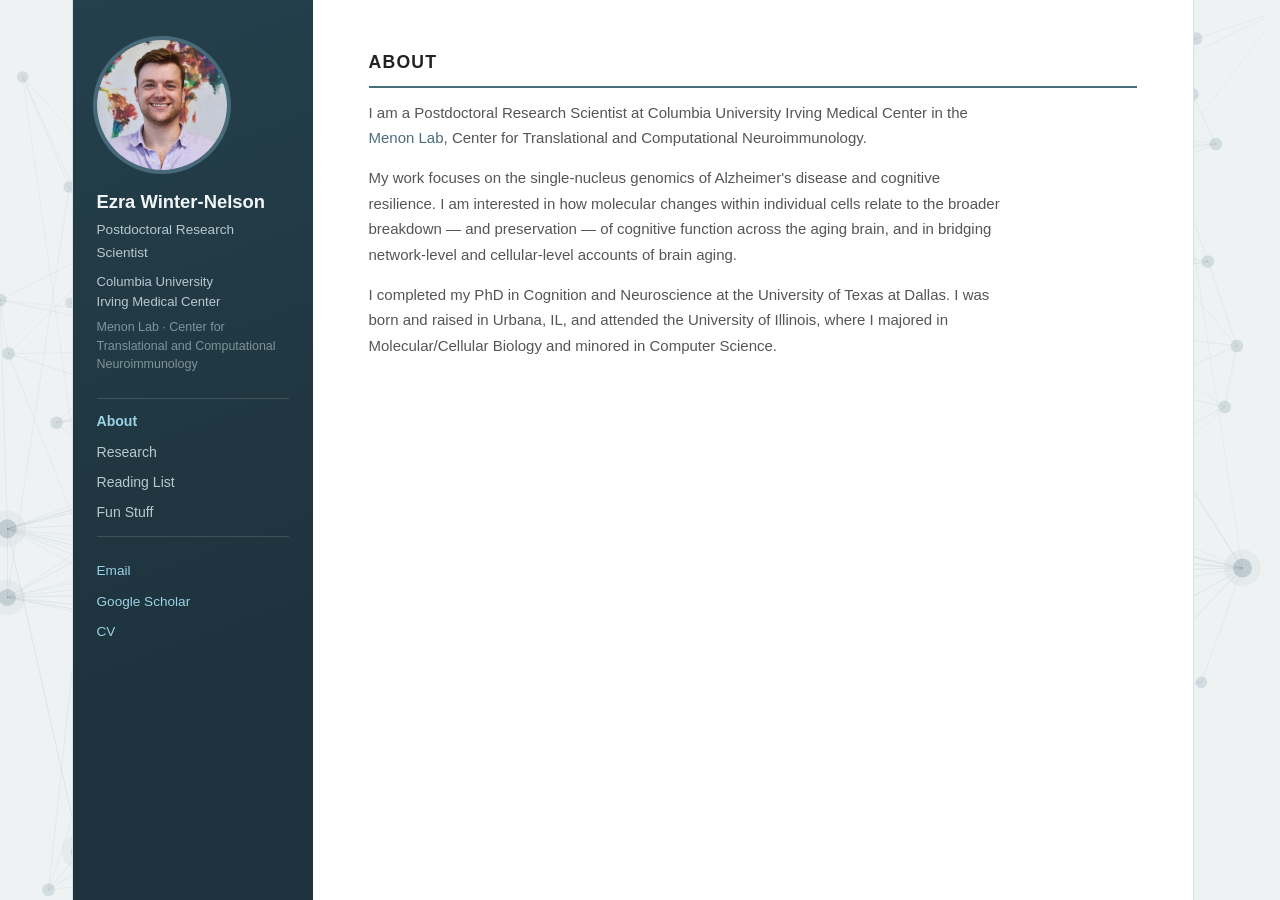
<file: index.html>
<!DOCTYPE html>
<html lang="en">
<head>
  <meta charset="utf-8">
  <meta name="viewport" content="width=device-width, initial-scale=1">
  <title>Ezra Winter-Nelson</title>
  <meta name="description" content="Ezra Winter-Nelson — Postdoctoral Research Scientist at Columbia University Irving Medical Center, studying the single-nucleus genomics of Alzheimer's disease and cognitive resilience.">
  <meta property="og:type" content="profile">
  <meta property="og:title" content="Ezra Winter-Nelson">
  <meta property="og:description" content="Postdoctoral Research Scientist at Columbia University Irving Medical Center.">
  <meta property="og:url" content="https://ezrawinternelson.com/">
  <link rel="stylesheet" href="style.css">
</head>
<body>

  <div class="layout">

    <!-- ===== SIDEBAR ===== -->
    <aside class="sidebar">
      <div class="sidebar__inner">

        <a href="index.html"><img class="photo" src="EWN_headshot.jpg" alt="Ezra Winter-Nelson"></a>

        <h1 class="sidebar__name"><a href="index.html">Ezra Winter-Nelson</a></h1>
        <p class="sidebar__role">Postdoctoral Research Scientist</p>
        <p class="sidebar__inst">Columbia University<br>Irving Medical Center</p>
        <p class="sidebar__lab">Menon Lab · Center for Translational and Computational Neuroimmunology</p>

        <nav class="sidebar__nav">
          <a href="index.html" class="active">About</a>
          <a href="research.html">Research</a>
          <a href="reading.html">Reading List</a>
          <a href="fun.html">Fun Stuff</a>
        </nav>

        <ul class="contact">
          <li><a href="mailto:ew2953@cumc.columbia.edu">Email</a></li>
          <li><a href="https://scholar.google.com/citations?user=0nz1G6kAAAAJ&hl=en" target="_blank" rel="noopener">Google Scholar</a></li>
          <li><a href="Winter-Nelson_CV_20260112.pdf">CV</a></li>
        </ul>

      </div>
    </aside>

    <!-- ===== MAIN ===== -->
    <main class="main">

      <section>
        <h2>About</h2>
        <p>
          I am a Postdoctoral Research Scientist at Columbia University Irving Medical
          Center in the <a href="https://www.vmenonlab.org/" target="_blank" rel="noopener">Menon Lab</a>,
          Center for Translational and Computational Neuroimmunology.
        </p>
        <p>
          My work focuses on the single-nucleus genomics of Alzheimer's disease and
          cognitive resilience. I am interested in how molecular changes within
          individual cells relate to the broader breakdown — and preservation — of
          cognitive function across the aging brain, and in bridging network-level
          and cellular-level accounts of brain aging.
        </p>
        <p>
          I completed my PhD in Cognition and Neuroscience at the University of Texas
          at Dallas. I was born and raised in Urbana, IL, and attended the University of Illinois, where I majored in Molecular/Cellular Biology and minored in Computer Science.
        </p>
      </section>

    </main>
  </div>

  <script src="network-bg.js" defer></script>
</body>
</html>
</file>
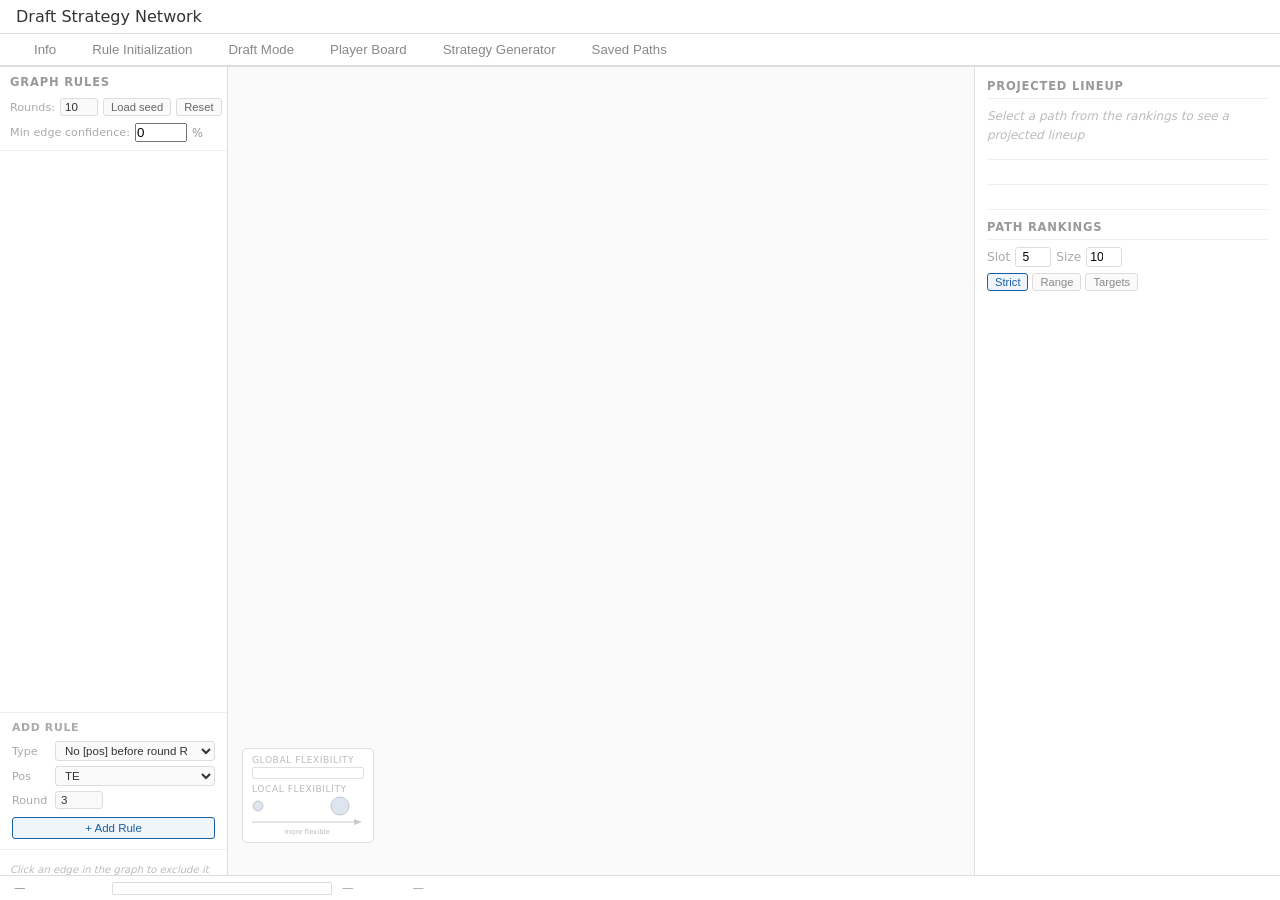
<file: draft-strategy/index.html>
<!DOCTYPE html>
<html lang="en">
<head>
<meta charset="UTF-8">
<title>Fantasy Draft Strategy Network</title>
<style>
* { box-sizing: border-box; margin: 0; padding: 0; }
body { background: #fafafa; color: #222; font-family: 'Segoe UI', system-ui, sans-serif; height: 100vh; display: flex; flex-direction: column; overflow: hidden; }

/* Header */
#header { padding: 7px 16px; display: flex; align-items: center; gap: 10px; flex-wrap: wrap; border-bottom: 1px solid #ddd; flex-shrink: 0; background: #fff; }
#header h1 { font-size: 1rem; color: #333; white-space: nowrap; font-weight: 500; }

/* Draft bar */
#draft-bar { display: none; padding: 5px 16px; border-bottom: 1px solid #ddd; background: #fff; align-items: center; gap: 20px; flex-shrink: 0; font-size: 0.78rem; }
#draft-bar.active { display: flex; }
.dsec { display: flex; align-items: center; gap: 6px; }
.dlabel { color: #aaa; font-size: 0.72rem; white-space: nowrap; }
.dval { color: #333; font-weight: 600; font-variant-numeric: tabular-nums; min-width: 14px; }
.pickbtn { padding: 3px 10px; border: 1px solid #ddd; background: #fafafa; color: #aaa; border-radius: 3px; cursor: default; font-size: 0.76rem; font-weight: 600; }
.pickbtn.valid { border-color: #185FA5; color: #185FA5; background: #fff; cursor: pointer; }
.pickbtn.valid:hover { background: #f0f5fb; }
.dactbtn { padding: 3px 9px; border: 1px solid #ddd; background: #fafafa; color: #666; border-radius: 3px; cursor: pointer; font-size: 0.76rem; }
.dactbtn:hover:not(:disabled) { border-color: #888; color: #333; }
.dactbtn:disabled { color: #ccc; cursor: default; }
#draft-status { color: #185FA5; font-weight: 600; font-size: 0.78rem; margin-left: auto; }

/* Main */
#main { display: flex; flex: 1; overflow: hidden; }

/* Rules panel */
#rules-panel, #target-panel { width: 228px; flex-shrink: 0; background: #fff; border-right: 1px solid #ddd; display: flex; flex-direction: column; overflow: hidden; font-size: 0.76rem; }
#target-panel { overflow-y: auto; }
.tg-desc { font-size: 0.68rem; color: #999; line-height: 1.4; padding: 0 10px 6px; }
.tg-section-hdr { font-size: 0.68rem; color: #aaa; text-transform: uppercase; letter-spacing: 0.07em; padding: 8px 10px 2px; border-top: 1px solid #f0f0f0; }
#target-rules-list { max-height: 150px; overflow-y: auto; }
.tg-reach-toggle { display: flex; align-items: center; gap: 6px; padding: 6px 10px; font-size: 0.75rem; color: #333; cursor: pointer; }
.tg-reach-hint { padding-top: 2px; padding-bottom: 4px; }
#tg-summary { padding: 4px 10px 8px; }
.tg-empty { color: #ccc; font-style: italic; font-size: 0.72rem; padding: 8px 0; }
.tg-round-row { margin-bottom: 6px; }
.tg-round-lbl { font-size: 0.68rem; font-weight: 700; color: #888; margin-bottom: 2px; }
.tg-pos-row { display: flex; align-items: center; gap: 5px; font-size: 0.7rem; padding: 1px 0; }
.tg-pos-name { width: 24px; font-weight: 700; }
.tg-pos-bar-wrap { flex: 1; height: 6px; background: #eee; border-radius: 3px; overflow: hidden; }
.tg-pos-bar { height: 100%; border-radius: 3px; }
.tg-pos-pct { width: 32px; text-align: right; color: #888; font-variant-numeric: tabular-nums; }
#tg-goto-board-btn { display: block; }
.rpanel-head { padding: 8px 10px 6px; border-bottom: 1px solid #eee; display: flex; align-items: center; gap: 5px; flex-shrink: 0; flex-wrap: wrap; }
.rpanel-head h3 { font-size: 0.72rem; color: #999; text-transform: uppercase; letter-spacing: 0.07em; flex: 1; min-width: 100%; margin-bottom: 4px; }
.rpanel-hbtn { padding: 2px 7px; border: 1px solid #ddd; background: #fafafa; color: #666; border-radius: 3px; cursor: pointer; font-size: 0.7rem; white-space: nowrap; }
.rpanel-hbtn:hover { border-color: #888; color: #333; }
.rounds-row { display: flex; align-items: center; gap: 5px; width: 100%; margin-bottom: 2px; }
.rounds-row label { color: #aaa; font-size: 0.7rem; }
#rounds-input { width: 38px; padding: 2px 4px; border: 1px solid #ddd; border-radius: 3px; font-size: 0.72rem; background: #fafafa; color: #333; text-align: center; }
#rules-list { flex: 1; overflow-y: auto; padding: 4px 0; }
.rule-row { display: flex; align-items: flex-start; gap: 5px; padding: 4px 10px; }
.rule-row:hover { background: #f9f9f9; }
.rule-toggle { margin-top: 2px; cursor: pointer; accent-color: #185FA5; flex-shrink: 0; }
.rule-text { flex: 1; color: #333; line-height: 1.35; }
.rule-text.off { color: #bbb; text-decoration: line-through; }
.rule-del { background: none; border: none; color: #ccc; cursor: pointer; font-size: 1.1rem; line-height: 1; padding: 0 1px; flex-shrink: 0; }
.rule-del:hover { color: #c33; }
.rules-empty { color: #bbb; font-style: italic; padding: 10px 12px; font-size: 0.73rem; }

/* Add rule form */
#add-rule-form { border-top: 1px solid #eee; padding: 8px 12px 10px; flex-shrink: 0; }
#add-rule-form h4 { font-size: 0.68rem; color: #aaa; text-transform: uppercase; letter-spacing: 0.06em; margin-bottom: 7px; }
.rf-row { display: flex; align-items: center; gap: 5px; margin-bottom: 5px; }
.rf-row label { color: #aaa; font-size: 0.7rem; min-width: 38px; }
.rf-row select, .rf-row input { flex: 1; padding: 2px 5px; border: 1px solid #ddd; border-radius: 3px; font-size: 0.72rem; background: #fafafa; color: #333; min-width: 0; }
.rf-row input[type=number] { max-width: 48px; flex: none; }
#add-rule-btn { width: 100%; padding: 4px; border: 1px solid #185FA5; background: #f0f5fb; color: #185FA5; border-radius: 3px; cursor: pointer; font-size: 0.72rem; margin-top: 3px; }
#add-rule-btn:hover { background: #ddeaf8; }
.graph-status { padding: 5px 12px; font-size: 0.69rem; color: #aaa; border-top: 1px solid #eee; flex-shrink: 0; line-height: 1.5; }

/* Graph & info panel */
#graph-wrap { flex: 1; display: flex; align-items: center; justify-content: center; padding: 6px 8px; background: #fafafa; min-width: 0; }
svg#graph { display: block; width: auto; height: 70vh; }
#panel { width: 306px; flex-shrink: 0; background: #fff; border-left: 1px solid #ddd; padding: 12px; overflow-y: auto; }

#edge-tooltip { position: fixed; z-index: 50; background: #fff; border: 1px solid #d5d5d5; border-radius: 6px; box-shadow: 0 4px 14px rgba(0,0,0,0.14); padding: 7px 10px 9px; font-size: 0.72rem; min-width: 210px; pointer-events: none; }
.et-hdr { font-weight: 700; color: #333; font-size: 0.74rem; margin-bottom: 3px; }
.et-pick { font-weight: 400; color: #999; }
.et-pos-badge { font-weight: 700; text-transform: uppercase; letter-spacing: 0.04em; }
.et-edge-conf { font-size: 0.66rem; color: #666; margin-bottom: 5px; padding-bottom: 5px; border-bottom: 1px solid #eee; }
.et-edge-conf strong { color: #333; }
.et-col-hdr { display: flex; align-items: center; gap: 8px; font-size: 0.58rem; color: #bbb; text-transform: uppercase; letter-spacing: 0.04em; padding-bottom: 1px; }
.et-row { display: flex; align-items: center; gap: 8px; padding: 1px 0; font-variant-numeric: tabular-nums; }
.et-name { flex: 1; color: #333; white-space: nowrap; overflow: hidden; text-overflow: ellipsis; }
.et-avail, .et-val, .et-conf { width: 38px; text-align: right; color: #666; flex-shrink: 0; }
.et-val { font-weight: 600; color: #15803D; }
.et-val.neg { color: #dc2626; }
.et-empty { color: #bbb; font-style: italic; padding: 4px 0; }
#panel h3 { font-size: 0.72rem; color: #999; text-transform: uppercase; letter-spacing: 0.07em; margin-bottom: 8px; padding-bottom: 5px; border-bottom: 1px solid #eee; }
.prow { display: flex; justify-content: space-between; padding: 2px 0; font-size: 0.78rem; }
.plabel { color: #aaa; }
.pval { color: #333; font-variant-numeric: tabular-nums; }
.pval.hi { color: #185FA5; font-weight: 600; }
.psep { border: none; border-top: 1px solid #f0f0f0; margin: 5px 0; }
.phint { color: #bbb; font-style: italic; font-size: 0.75rem; line-height: 1.6; }
/* Draft path tracker */
#draft-tracker { margin-top: 14px; border-top: 1px solid #eee; padding-top: 10px; }
/* Path rankings */
#val-section { margin-top: 14px; border-top: 1px solid #eee; padding-top: 10px; }
#val-section h3 { font-size: 0.72rem; color: #999; text-transform: uppercase; letter-spacing: 0.07em; margin-bottom: 7px; }
.val-inputs { display: flex; align-items: center; gap: 5px; margin-bottom: 6px; font-size: 0.76rem; color: #aaa; }
.val-inputs input { width: 36px; border: 1px solid #ddd; border-radius: 3px; padding: 2px 3px; font-size: 0.76rem; text-align: center; background: #fff; }
.bpa-row { display: flex; align-items: center; gap: 4px; margin-bottom: 7px; flex-wrap: wrap; }
.bpa-btn { padding: 2px 7px; border: 1px solid #ddd; background: #fafafa; color: #888; border-radius: 3px; cursor: pointer; font-size: 0.7rem; }
.bpa-btn.active { border-color: #185FA5; color: #185FA5; background: #f0f5fb; }
.bpa-btn:disabled { cursor: not-allowed; opacity: 0.4; }
.range-inputs { display: flex; align-items: center; gap: 3px; color: #aaa; font-size: 0.72rem; margin-left: 2px; }
.range-inputs input { width: 30px; border: 1px solid #ddd; border-radius: 3px; padding: 2px 3px; font-size: 0.72rem; text-align: center; background: #fff; }
.range-label { font-size: 0.59rem; color: #bbb; font-style: italic; white-space: nowrap; }
.pr-row { display: flex; align-items: center; gap: 4px; padding: 3px 4px; border-radius: 3px; cursor: pointer; flex-wrap: wrap; }
.pr-nv { font-size: 0.6rem; font-variant-numeric: tabular-nums; padding: 1px 4px; border-radius: 3px; flex-shrink: 0; white-space: nowrap; }
.pr-nv-ok   { color: #15803D; background: #f0fdf4; }
.pr-nv-warn { color: #a16207; background: #fefce8; }
.pr-nv-risk { color: #dc2626; background: #fef2f2; }
.pr-row:hover { background: #f5f5f5; }
.pr-row.active { background: #f0faf4; outline: 1px solid #bbdfcc; }
.pr-rank { color: #ccc; width: 14px; flex-shrink: 0; font-size: 0.68rem; text-align: right; }
.pr-seq { flex: 1; font-size: 0.7rem; }
.pr-sep { color: #ddd; }
.pr-pos { font-weight: 700; }
.pr-pos-sel { font-weight: 900; border-bottom: 2px solid currentColor; }
.pr-val { font-weight: 600; font-size: 0.74rem; font-variant-numeric: tabular-nums; min-width: 30px; text-align: right; color: #15803D; }
.pr-val.neg { color: #dc2626; }
#sel-clear-btn { font-size: 0.62rem; color: #999; background: none; border: none; cursor: pointer; padding: 0 2px; }
#sel-clear-btn:hover { color: #dc2626; }
#paths-through { margin-top: 14px; border-top: 1px solid #eee; padding-top: 10px; }
#paths-through h3 { font-size: 0.72rem; color: #999; text-transform: uppercase; letter-spacing: 0.07em; margin-bottom: 6px; }
#draft-tracker h3 { font-size: 0.72rem; color: #999; text-transform: uppercase; letter-spacing: 0.07em; margin-bottom: 6px; }
.dt-pick { display: flex; align-items: center; gap: 5px; padding: 2px 0; }
.dt-dot { width: 8px; height: 8px; border-radius: 50%; flex-shrink: 0; }
.dt-round { color: #aaa; width: 22px; font-size: 0.72rem; flex-shrink: 0; }
.dt-pos { font-weight: 700; font-size: 0.78rem; min-width: 24px; }
.dt-pickval { margin-left: auto; font-size: 0.73rem; font-weight: 600; color: #15803D; font-variant-numeric: tabular-nums; flex-shrink: 0; }
.dt-pickval.neg { color: #dc2626; }
.dt-running { font-size: 0.68rem; color: #aaa; font-variant-numeric: tabular-nums; min-width: 42px; text-align: right; flex-shrink: 0; }
.dt-running.neg { color: #dc2626; }
.dt-summary { margin-top: 8px; padding-top: 6px; border-top: 1px solid #f0f0f0; }
.dt-pos-row { display: flex; gap: 8px; flex-wrap: wrap; margin-bottom: 4px; }
.dt-pos-entry { font-size: 0.72rem; font-weight: 600; font-variant-numeric: tabular-nums; }
.dt-pos-entry .pv { font-weight: 400; color: #555; }
.dt-pos-entry .pv.neg { color: #dc2626; }
.dt-total-row { font-size: 0.75rem; color: #555; font-variant-numeric: tabular-nums; }
.dt-total-row strong { color: #222; }
.neg { color: #dc2626; }
.dt-sac { font-size: 0.65rem; color: #e08c2c; font-variant-numeric: tabular-nums; min-width: 32px; text-align: right; flex-shrink: 0; }
.dt-sac.zero { color: #15803D; }
/* Lineup projection panel */
.lp-summary { margin-bottom: 7px; padding-bottom: 6px; border-bottom: 1px solid #f0f0f0; }
.lp-total-row { display: flex; justify-content: space-between; font-size: 0.77rem; padding: 1px 0; }
.lp-label { color: #aaa; }
.lp-pick { display: flex; align-items: baseline; gap: 5px; padding: 2px 0; }
.lp-past { opacity: 0.55; }
.lp-round { font-weight: 700; font-size: 0.71rem; min-width: 46px; flex-shrink: 0; }
.lp-name { flex: 1; min-width: 0; overflow: hidden; text-overflow: ellipsis; white-space: nowrap; font-size: 0.74rem; color: #333; }
.lp-val { font-size: 0.73rem; font-weight: 600; color: #15803D; font-variant-numeric: tabular-nums; flex-shrink: 0; }
.lp-val.neg { color: #dc2626; }
.lp-tag { color: #f59e0b; margin-right: 2px; font-size: 0.72rem; }
.lp-tag.lp-tag-ok { color: #15803D; }
.lp-reroll-btn { padding: 1px 7px; border: 1px solid #ddd; background: #fafafa; color: #666; border-radius: 3px; cursor: pointer; font-size: 0.7rem; white-space: nowrap; }
.lp-reroll-btn:hover { border-color: #185FA5; color: #185FA5; background: #f0f5fb; }

/* Legend */
#legend-row { padding: 5px 14px; display: flex; align-items: center; gap: 10px; border-top: 1px solid #ddd; flex-shrink: 0; font-size: 0.72rem; background: #fff; }
#legend-title { color: #999; min-width: 88px; }
canvas#lbar { height: 13px; width: 220px; border-radius: 2px; border: 1px solid #ddd; }
.ltick { color: #aaa; min-width: 36px; font-variant-numeric: tabular-nums; }
#lmax { text-align: right; }

/* SVG elements */
.edge { stroke: #bbb; stroke-width: 1.9; }
.edge-hit { stroke: transparent; stroke-width: 14px; pointer-events: stroke; }
.ncirc { stroke: #666; stroke-width: 0.8; cursor: pointer; }
.nlabel { font-size: 11px; font-weight: 700; font-family: 'Courier New', Courier, monospace; text-anchor: middle; dominant-baseline: central; pointer-events: none; }
.rlabel { font-size: 12px; fill: #bbb; }
.pos-legend { font-size: 9px; fill: #ccc; }
.empty-msg { font-size: 13px; fill: #bbb; text-anchor: middle; dominant-baseline: middle; }
/* Excluded nodes/edges section — appears in both Rule Initialization and Strategy Generator */
.excl-section, .excl-edge-section { border-top: 1px solid #eee; flex-shrink: 0; }
.rpanel-hint { font-size: 0.63rem; color: #bbb; padding: 4px 10px 0; font-style: italic; }
.excl-head { padding: 5px 10px 3px; display: flex; align-items: center; }
.excl-head span { font-size: 0.68rem; color: #aaa; text-transform: uppercase; letter-spacing: 0.07em; flex: 1; }
.excl-list, .excl-edge-list { padding: 0 0 4px; max-height: 96px; overflow-y: auto; }
.excl-row { display: flex; align-items: center; gap: 5px; padding: 2px 10px; }
.excl-row:hover { background: #f9f9f9; }
.excl-lbl { flex: 1; font-family: 'Courier New', Courier, monospace; font-size: 0.75rem; color: #bbb; text-decoration: line-through; }
.excl-restore { background: none; border: none; color: #ccc; cursor: pointer; font-size: 0.9rem; padding: 0 2px; line-height: 1; }
.excl-restore:hover { color: #185FA5; }
/* Exclude button in info panel */
#panel-actions { margin-top: 10px; }
.excl-btn { width: 100%; padding: 4px; border: 1px solid #dcc; background: #fff9f9; color: #a44; border-radius: 3px; cursor: pointer; font-size: 0.72rem; }
.excl-btn:hover { background: #ffe8e8; border-color: #a44; color: #833; }

/* Draft sidebar */
#draft-sidebar { width: 306px; flex-shrink: 0; background: #fff; border-right: 1px solid #ddd; display: none; flex-direction: column; overflow: hidden; }
#draft-sidebar.visible { display: flex; }
.dsb-head { padding: 8px 12px 6px; border-bottom: 1px solid #eee; flex-shrink: 0; }
.dsb-head h3 { font-size: 0.72rem; color: #999; text-transform: uppercase; letter-spacing: 0.07em; margin-bottom: 2px; }
.dsb-pick-lbl { font-size: 0.72rem; color: #666; }
.dsb-reach-toggle { display: flex; align-items: center; gap: 4px; margin-top: 4px; font-size: 0.68rem; color: #888; cursor: pointer; }
.dsb-reach-toggle input { cursor: pointer; }
#dsb-body { flex: 1; overflow-y: auto; padding: 4px 10px 8px; font-size: 0.76rem; }
.dsb-pos-head { font-weight: 700; font-size: 0.72rem; margin: 8px 0 3px; padding-bottom: 2px; border-bottom: 1px solid #f0f0f0; }
.dsb-player { display: flex; align-items: center; gap: 4px; padding: 2px 3px; cursor: pointer; border-radius: 3px; }
.dsb-player:hover { background: #f3f7ff; }
.dsb-avail { font-size: 0.61rem; font-weight: 700; padding: 1px 4px; border-radius: 2px; flex-shrink: 0; width: 40px; text-align: center; letter-spacing: 0.01em; }
.dsb-avail.avt { background: #f0faf4; color: #15803D; border: 1px solid #bbdfcc; }
.dsb-avail.avd { background: #eff6ff; color: #1D4ED8; border: 1px solid #bfdbfe; }
.dsb-avail.avr { background: #fffbeb; color: #b45309; border: 1px solid #fde68a; }
.dsb-name { flex: 1; min-width: 0; overflow: hidden; text-overflow: ellipsis; white-space: nowrap; color: #333; }
.dsb-name.tagged { font-weight: 700; color: #15803D; }
.dsb-adp { color: #aaa; font-size: 0.71rem; font-variant-numeric: tabular-nums; min-width: 22px; text-align: right; flex-shrink: 0; }
.dsb-val { font-size: 0.71rem; font-variant-numeric: tabular-nums; min-width: 32px; text-align: right; flex-shrink: 0; }
.dsb-val.vpos { color: #15803D; }
.dsb-val.vneg { color: #dc2626; }
.dsb-tag-btns { display: flex; gap: 2px; margin-left: 3px; flex-shrink: 0; }
.dsb-tag-btns .tag-btn { padding: 1px 4px; font-size: 0.65rem; }
/* Path ranking past picks */
.pr-past-pos { font-weight: 700; opacity: 0.42; }
.pr-divline { color: #c8c8c8; margin: 0 3px; font-size: 0.9rem; vertical-align: middle; }

/* Tab bar */
#tab-bar { display: flex; background: #fff; border-bottom: 2px solid #ddd; flex-shrink: 0; padding: 0 16px; }
.tab-btn { padding: 8px 18px; background: none; border: none; border-bottom: 2px solid transparent; color: #888; cursor: pointer; font-size: 0.83rem; margin-bottom: -2px; }
.tab-btn:hover { color: #333; }
.tab-btn.active { color: #185FA5; border-bottom-color: #185FA5; font-weight: 600; }

/* Player Board */
#board-view { display: none; flex: 1; flex-direction: column; overflow: hidden; }
#board-toolbar { padding: 8px 14px; background: #fff; border-bottom: 1px solid #eee; flex-shrink: 0; display: flex; flex-direction: column; gap: 6px; font-size: 0.79rem; }
.btb-row { display: flex; align-items: center; gap: 8px; flex-wrap: wrap; }
.board-search { padding: 4px 8px; border: 1px solid #ddd; border-radius: 3px; font-size: 0.79rem; width: 180px; }
.pos-filters { display: flex; gap: 6px; }
.pos-cb { display: flex; align-items: center; gap: 3px; cursor: pointer; color: #555; font-size: 0.78rem; }
.pos-cb input { accent-color: #185FA5; cursor: pointer; }
.sfbtn { padding: 2px 8px; border: 1px solid #ddd; background: #fafafa; color: #777; border-radius: 3px; cursor: pointer; font-size: 0.73rem; }
.sfbtn.active { border-color: #185FA5; color: #185FA5; background: #f0f5fb; font-weight: 600; }
.btb-sep { flex: 1; }
#board-count { color: #bbb; font-size: 0.72rem; white-space: nowrap; }
.btb-label { color: #aaa; font-size: 0.74rem; }
.range-in { width: 52px; padding: 2px 4px; border: 1px solid #ddd; border-radius: 3px; font-size: 0.76rem; text-align: center; }
.batch-btn { padding: 2px 8px; border: 1px solid #ddd; background: #fafafa; color: #666; border-radius: 3px; cursor: pointer; font-size: 0.72rem; white-space: nowrap; }
.batch-btn:hover { border-color: #888; color: #333; }
#board-table-wrap { flex: 1; overflow: auto; }
#board-table { width: 100%; border-collapse: collapse; font-size: 0.81rem; }
#board-table thead { position: sticky; top: 0; z-index: 2; }
#board-table th { background: #fafafa; border-bottom: 2px solid #ddd; padding: 6px 10px; text-align: left; cursor: pointer; user-select: none; color: #666; font-weight: 500; font-size: 0.76rem; white-space: nowrap; }
#board-table th:hover { color: #185FA5; }
#board-table th.bth-active { color: #185FA5; }
#board-table td { padding: 5px 10px; border-bottom: 1px solid #f3f3f3; vertical-align: middle; }
.board-row:hover td { background: #fafffe; }
.board-row.target-row td { background: #f2fbf5; }
.board-row.target-row:hover td { background: #eaf7ef; }
.board-row.target-row td:first-child { border-left: 3px solid #15803D; }
.board-row.avoid-row td { background: #fdf5f5; }
.board-row.avoid-row:hover td { background: #faeaea; }
.board-row.avoid-row td:first-child { border-left: 3px solid #dc2626; }
.board-row.avoid-row .player-name { text-decoration: line-through; color: #bbb; }
.pos-badge { font-weight: 700; font-size: 0.75rem; }
.td-num { text-align: right; font-variant-numeric: tabular-nums; }
.td-neg { color: #dc2626; }
.td-tag { white-space: nowrap; }
.tag-btn { padding: 2px 6px; border: 1px solid #e0e0e0; background: #fafafa; border-radius: 3px; cursor: pointer; font-size: 0.72rem; color: #bbb; }
.tag-btn.target-btn.on { border-color: #15803D; color: #15803D; background: #edfaf3; }
.tag-btn.avoid-btn.on  { border-color: #dc2626; color: #dc2626; background: #fef2f2; }
.tag-btn:hover { border-color: #888; }
.star { cursor: pointer; color: #d1d5db; font-size: 0.9rem; }
.star.filled { color: #f59e0b; }
.star-empty { color: #e5e7eb; font-size: 0.78rem; }
.td-muted { color: #ccc; font-size: 0.75rem; }
.board-empty { text-align: center; color: #bbb; padding: 40px; font-style: italic; }

/* Target Rounds column: one chip per (round, confidence, reach) entry a target player carries */
.td-targets { white-space: nowrap; }
.tr-chip { display: inline-flex; align-items: center; gap: 4px; background: #f7faf8; border: 1px solid #e2ede6; border-radius: 4px; padding: 2px 5px; margin: 1px 3px 1px 0; }
.tr-round-lbl { font-size: 0.68rem; color: #888; }
.tr-round-in { width: 28px; padding: 1px 2px; border: 1px solid #ddd; border-radius: 3px; font-size: 0.7rem; text-align: center; }
.tr-stars { display: inline-flex; }
.tr-stars .star { font-size: 0.78rem; }
.tr-reach { display: inline-flex; align-items: center; gap: 2px; font-size: 0.62rem; color: #a16207; cursor: pointer; }
.tr-reach input { cursor: pointer; }
.tr-del { background: none; border: none; color: #ccc; cursor: pointer; font-size: 0.8rem; padding: 0 1px; line-height: 1; }
.tr-del:hover { color: #dc2626; }
.tr-add { background: none; border: 1px dashed #cbd5c9; color: #6b8f7a; border-radius: 3px; cursor: pointer; font-size: 0.66rem; padding: 2px 6px; }
.tr-add:hover { border-color: #6b8f7a; background: #f2f8f4; }

/* Three-section path rankings */
.pr-section-head { font-size: 0.61rem; text-transform: uppercase; letter-spacing: 0.07em; color: #bbb; margin: 8px 0 1px; padding: 0 2px; }
.pr-next-head { font-size: 0.69rem; font-weight: 700; padding: 2px 4px; }
.pr-next-head.pr-muted { opacity: 0.3; }
.pr-second-pick { font-size: 0.6rem; color: #bbb; padding: 1px 18px 0; font-weight: 600; letter-spacing: 0.03em; }
.pr-no-paths-msg { font-size: 0.67rem; color: #ccc; font-style: italic; padding: 0 18px 3px; }

/* Muted projected players in lineup */
.lp-proj { opacity: 0.38; font-style: italic; }

/* Save path button */
.lp-save-btn { padding: 2px 7px; border: 1px solid #185FA5; color: #185FA5; background: none; border-radius: 3px; font-size: 0.68rem; cursor: pointer; white-space: nowrap; flex-shrink: 0; }
.lp-save-btn:hover { background: #f0f5fb; }
.lp-save-btn:disabled { border-color: #ccc; color: #ccc; cursor: default; }

/* Graph wrap legend overlay */
#graph-wrap { position: relative; }
#graph-legend { position: absolute; bottom: 32px; left: 14px; background: rgba(255,255,255,0.94); border: 1px solid #e0e0e0; border-radius: 5px; padding: 6px 9px 6px; pointer-events: none; min-width: 122px; }
#gl-bar { display: block; border-radius: 2px; border: 1px solid #e0e0e0; }

/* Info page */
#info-view { display: none; flex: 1; overflow-y: auto; background: #fafafa; }
#info-wrap { max-width: 780px; margin: 0 auto; padding: 32px 28px 64px; }
#info-wrap h1 { font-size: 1.4rem; color: #1a1a1a; margin-bottom: 4px; }
#info-wrap .info-subtitle { color: #888; font-size: 0.88rem; margin-bottom: 36px; }
#info-wrap h2 { font-size: 1.0rem; color: #185FA5; font-weight: 700; margin: 32px 0 10px; padding-bottom: 6px; border-bottom: 2px solid #e8f0fa; }
#info-wrap h3 { font-size: 0.88rem; font-weight: 700; color: #222; margin: 18px 0 6px; }
#info-wrap p { font-size: 0.83rem; color: #444; line-height: 1.7; margin-bottom: 10px; }
#info-wrap ul, #info-wrap ol { font-size: 0.83rem; color: #444; line-height: 1.7; margin: 0 0 10px 0; padding-left: 22px; }
#info-wrap li { margin-bottom: 3px; }
#info-wrap strong { color: #222; }
#info-wrap code { font-family: 'Courier New', monospace; font-size: 0.8rem; background: #f0f0f0; padding: 1px 5px; border-radius: 3px; color: #333; }
.info-callout { background: #f0f5fb; border-left: 3px solid #185FA5; padding: 10px 14px; border-radius: 0 4px 4px 0; margin: 12px 0; font-size: 0.82rem; color: #334; line-height: 1.65; }
.info-callout.tip { background: #f0fdf4; border-color: #15803D; }
.info-callout.warn { background: #fefce8; border-color: #a16207; }
.info-metric-row { display: flex; gap: 12px; margin-bottom: 12px; flex-wrap: wrap; }
.info-metric { background: #fff; border: 1px solid #e0e0e0; border-radius: 6px; padding: 10px 14px; flex: 1; min-width: 180px; }
.info-metric-name { font-size: 0.7rem; text-transform: uppercase; letter-spacing: 0.07em; color: #aaa; margin-bottom: 3px; }
.info-metric-desc { font-size: 0.8rem; color: #444; line-height: 1.55; }
.info-workflow { display: flex; gap: 0; margin-bottom: 32px; border: 1px solid #d8e4f0; border-radius: 8px; overflow: hidden; background: #fff; }
.info-workflow-step { flex: 1; padding: 16px 14px 14px; border-right: 1px solid #d8e4f0; position: relative; }
.info-workflow-step:last-child { border-right: none; }
.info-workflow-num { font-size: 1.3rem; font-weight: 800; color: #c8d8ec; line-height: 1; margin-bottom: 6px; }
.info-workflow-title { font-size: 0.8rem; font-weight: 700; color: #185FA5; margin-bottom: 4px; }
.info-workflow-desc { font-size: 0.74rem; color: #666; line-height: 1.5; }
.info-toc { background: #fff; border: 1px solid #e0e0e0; border-radius: 6px; padding: 12px 16px; margin-bottom: 32px; font-size: 0.8rem; }
.info-toc-title { font-weight: 700; color: #555; margin-bottom: 6px; font-size: 0.78rem; text-transform: uppercase; letter-spacing: 0.07em; }
.info-toc a { color: #185FA5; text-decoration: none; display: block; padding: 1px 0; }
.info-toc a:hover { text-decoration: underline; }
.info-pos { font-weight: 700; }
.info-pos.rb { color: #1D4ED8; }
.info-pos.wr { color: #D97706; }
.info-pos.te { color: #0D9488; }
.info-pos.qb { color: #9333EA; }
.info-badge { font-size: 0.65rem; padding: 1px 5px; border-radius: 3px; font-weight: 600; white-space: nowrap; }
.info-badge.ok  { color: #15803D; background: #f0fdf4; }
.info-badge.warn { color: #a16207; background: #fefce8; }
.info-badge.risk { color: #dc2626; background: #fef2f2; }

/* Saved paths page */
#saved-view { display: none; flex: 1; flex-direction: column; overflow: hidden; background: #fafafa; }
#saved-overview { flex-shrink: 0; max-height: 34%; overflow-y: auto; background: #fff; border-bottom: 1px solid #e4e4e4; }
#saved-compare-row { flex: 1; display: flex; flex-direction: row; overflow: hidden; min-height: 0; }
#saved-content { width: 50%; flex-shrink: 0; overflow-y: auto; overflow-x: hidden; padding: 16px; border-right: 1px solid #e4e4e4; box-sizing: border-box; }
#saved-viz { flex: 1; overflow: hidden; display: flex; flex-direction: column; background: #fff; }
#saved-viz-inner { flex: 1; overflow: hidden; position: relative; }
#saved-viz-inner svg { display: block; width: 100%; height: 100%; }
.sv-viz-hdr { font-size: 0.62rem; color: #aaa; text-transform: uppercase; letter-spacing: 0.07em; padding: 7px 12px 4px; border-bottom: 1px solid #f0f0f0; flex-shrink: 0; }
.sv-viz-empty { color: #ccc; font-size: 0.8rem; padding: 24px 16px; text-align: center; }
.sv-viz-cb { accent-color: var(--sv-col, #555); width: 11px; height: 11px; cursor: pointer; vertical-align: middle; margin-left: 4px; }
.sv-col-dot { display: inline-block; width: 8px; height: 8px; border-radius: 50%; margin-right: 3px; vertical-align: middle; flex-shrink: 0; }
.sv-empty { color: #bbb; font-style: italic; font-size: 0.8rem; padding: 8px 0; }
.sv-del { font-size: 0.68rem; color: #dc2626; background: none; border: none; cursor: pointer; padding: 0 2px; line-height: 1; vertical-align: middle; }
.sv-table { border-collapse: collapse; font-size: 0.68rem; white-space: nowrap; font-variant-numeric: tabular-nums; width: 100%; table-layout: fixed; }
.sv-table col.sv-label-col { width: 26%; }
.sv-table col.sv-path-col { width: 14.8%; }
.sv-table th { background: #f2f2f2; font-weight: 600; color: #444; padding: 4px 9px; border: 1px solid #ddd; text-align: center; font-size: 0.68rem; }
.sv-table td { padding: 3px 8px; border: none; border-bottom: 1px solid #f2f2f2; text-align: center; }
.sv-table td.sv-rlabel { text-align: left; color: #aaa; font-size: 0.64rem; padding-left: 10px; font-family: 'Courier New', monospace; }
.sv-table td.sv-slabel { text-align: left; color: #888; font-size: 0.66rem; padding-left: 10px; }
.sv-section-row td { background: #eef3fb !important; color: #185FA5; font-weight: 700; font-size: 0.59rem; text-transform: uppercase; letter-spacing: 0.08em; text-align: left; padding: 4px 9px; border-bottom: 1px solid #c8d8f0; }
.sv-val-cell { font-size: 0.76rem; }
.sv-good    { color: #15803D; font-weight: 700; }
.sv-ok      { color: #a16207; font-weight: 700; }
.sv-bad     { color: #dc2626; font-weight: 700; }
.sv-neutral { color: #444;    font-weight: 700; }
.sv-strategy-tag { display: block; margin-top: 3px; font-size: 0.57rem; background: #f0f2f5; border: 1px solid #d8dde5; border-radius: 3px; padding: 1px 5px; color: #444; font-weight: 700; text-transform: uppercase; letter-spacing: 0.06em; }
.sv-pick-val { font-size: 0.72rem; font-weight: 600; color: #15803D; font-variant-numeric: tabular-nums; }
.sv-pick-val.neg { color: #dc2626; }

.sv-ov-hdr { display: flex; justify-content: space-between; align-items: baseline; padding: 8px 12px 4px; position: sticky; top: 0; background: #fff; }
.sv-ov-hdr span:first-child { font-size: 0.72rem; font-weight: 700; color: #333; }
.sv-ov-hint { font-size: 0.62rem; color: #aaa; }
.sv-ov-list { padding-bottom: 4px; }
.sv-ov-row { display: flex; align-items: center; gap: 7px; padding: 3px 12px; font-size: 0.7rem; }
.sv-ov-row:hover { background: #f7f9fc; }
.sv-ov-row-sel { background: #f4f8fd; }
.sv-ov-cb { accent-color: #185FA5; cursor: pointer; }
.sv-ov-label { font-weight: 600; color: #333; white-space: nowrap; }
.sv-ov-seq { flex: 1; display: flex; gap: 2px; overflow: hidden; font-size: 0.66rem; font-weight: 700; white-space: nowrap; }
.sv-ov-pos { opacity: 0.85; }
.sv-ov-val { font-weight: 700; color: #15803D; font-variant-numeric: tabular-nums; min-width: 42px; text-align: right; }
.sv-ov-val.neg { color: #dc2626; }

.sv-charts-hdr { font-size: 0.66rem; color: #aaa; text-transform: uppercase; letter-spacing: 0.07em; margin: 4px 0 8px; }
.sv-charts-grid { display: flex; flex-wrap: wrap; gap: 10px; margin-bottom: 6px; }
.sv-chart { flex: 1 1 260px; min-width: 220px; border: 1px solid #eee; border-radius: 4px; padding: 6px 6px 2px; box-sizing: border-box; background: #fff; }
.sv-chart-title { font-size: 0.64rem; font-weight: 700; color: #555; padding: 0 4px 2px; }
.sv-tip { border-bottom: 1px dotted #aaa; cursor: help; }
.sv-chart svg { display: block; width: 100%; height: auto; }
.sv-chart-legend { display: flex; flex-wrap: wrap; gap: 4px 12px; margin-bottom: 14px; padding-bottom: 10px; border-bottom: 1px solid #eee; }
.sv-traj-controls { display: flex; gap: 14px; margin-bottom: 6px; font-size: 0.68rem; color: #777; }
.sv-traj-controls label { display: flex; align-items: center; gap: 4px; }
.sv-traj-controls select { font-size: 0.68rem; padding: 1px 3px; border: 1px solid #ddd; border-radius: 3px; background: #fafafa; }
.sv-traj-chart { max-width: 260px; margin-bottom: 10px; }
.sv-legend-item { font-size: 0.66rem; color: #555; display: inline-flex; align-items: center; }
.info-followup { margin-top: 8px; padding: 7px 10px; background: #f5f8fc; border-left: 3px solid #85B7EB; border-radius: 0 4px 4px 0; font-size: 0.78rem; color: #444; line-height: 1.55; }
.info-followup strong { color: #185FA5; }
.info-figure { margin: 18px 0 22px; }
.info-figure img { width: 100%; border: 1px solid #dde4ee; border-radius: 6px; display: block; cursor: zoom-in; }
.info-figure figcaption { font-size: 0.74rem; color: #888; margin-top: 6px; line-height: 1.5; }
</style>
</head>
<body>

<div id="header">
  <h1>Draft Strategy Network</h1>
</div>

<div id="tab-bar">
  <button class="tab-btn" id="tab-info-btn">Info</button>
  <button class="tab-btn" id="tab-init-btn">Rule Initialization</button>
  <button class="tab-btn" id="tab-draft-btn">Draft Mode</button>
  <button class="tab-btn" id="tab-board-btn">Player Board</button>
  <button class="tab-btn" id="tab-targets-btn">Strategy Generator</button>
  <button class="tab-btn" id="tab-saved-btn">Saved Paths</button>
</div>

<div id="draft-bar">
  <div class="dsec">
    <span class="dlabel">Round</span>
    <span class="dval" id="d-round">1</span>
    <span class="dlabel">of <span id="d-maxround">10</span></span>
  </div>
  <div class="dsec">
    <span class="dlabel">RB</span><span class="dval" id="d-rb">0</span>
    <span class="dlabel">WR</span><span class="dval" id="d-wr">0</span>
    <span class="dlabel">TE</span><span class="dval" id="d-te">0</span>
    <span class="dlabel">QB</span><span class="dval" id="d-qb">0</span>
  </div>
  <div class="dsec">
    <span class="dlabel">Pick:</span>
    <button class="pickbtn" data-pos="0">RB</button>
    <button class="pickbtn" data-pos="1">WR</button>
    <button class="pickbtn" data-pos="2">TE</button>
    <button class="pickbtn" data-pos="3">QB</button>
  </div>
  <div class="dsec">
    <button class="dactbtn" id="undo-btn" disabled>↩ Undo</button>
    <button class="dactbtn" id="reset-btn">↺ Reset</button>
  </div>
  <span id="draft-status"></span>
</div>

<div id="main">
  <div id="draft-sidebar">
    <div class="dsb-head">
      <h3>Available Players</h3>
      <div class="dsb-pick-lbl" id="dsb-pick-lbl"></div>
      <label class="dsb-reach-toggle" title="Whether target rounds you flagged 'ok with reaching' count toward Target Rounds / Targets BPA mode">
        <input type="checkbox" class="include-reaches-cb">
        Include reaches
      </label>
    </div>
    <div id="dsb-body"></div>
  </div>
  <div id="rules-panel">
    <div class="rpanel-head">
      <h3>Graph Rules</h3>
      <div class="rounds-row">
        <label for="rounds-input">Rounds:</label>
        <input type="number" id="rounds-input" min="1" max="16" value="10">
        <button class="rpanel-hbtn" id="load-seed-btn" title="Load the exact 25-node seed (7 rounds)">Load seed</button>
        <button class="rpanel-hbtn" id="reset-rules-btn" title="Restore default rules">Reset</button>
      </div>
      <div class="rounds-row" title="Prunes any (round, position) edge whose pooled target confidence falls below this — the same confidence shown on edge hover and thickness. Whatever that leaves unreachable is pruned too, same as excluding a node.">
        <label for="min-conf-input">Min edge confidence:</label>
        <input type="number" class="min-conf-input" id="min-conf-input" min="0" max="100" step="5" value="0">
        <span style="font-size:0.72rem;color:#999">%</span>
      </div>
    </div>
    <div id="rules-list"></div>
    <div id="add-rule-form">
      <h4>Add Rule</h4>
      <div class="rf-row">
        <label>Type</label>
        <select id="rf-type">
          <option value="no_pos_before">No [pos] before round R</option>
          <option value="max_count">At most N [pos]</option>
          <option value="min_by_round">At least N [pos] by round R</option>
          <option value="max_by_round">At most N [pos] by round R</option>
          <option value="force_pos_round">Take [pos] in round R</option>
          <option value="exclude_pos_round">No [pos] in round R</option>
        </select>
      </div>
      <div class="rf-row">
        <label>Pos</label>
        <select id="rf-pos">
          <option value="0">RB</option>
          <option value="1">WR</option>
          <option value="2" selected>TE</option>
          <option value="3">QB</option>
        </select>
      </div>
      <div class="rf-row" id="rf-count-row" style="display:none">
        <label>Count</label>
        <input type="number" id="rf-count" min="0" max="8" value="1">
      </div>
      <div class="rf-row" id="rf-round-row">
        <label>Round</label>
        <input type="number" id="rf-round" min="1" max="16" value="3">
      </div>
      <button id="add-rule-btn">+ Add Rule</button>
    </div>
    <div class="graph-status"></div>
    <div class="rpanel-hint">Click an edge in the graph to exclude it</div>
    <div class="excl-section" style="display:none">
      <div class="excl-head">
        <span>Excluded nodes</span>
        <button class="rpanel-hbtn clear-excl-btn">Clear all</button>
      </div>
      <div class="excl-list"></div>
    </div>
    <div class="excl-edge-section" style="display:none">
      <div class="excl-head">
        <span>Excluded edges</span>
        <button class="rpanel-hbtn clear-excl-edge-btn">Clear all</button>
      </div>
      <div class="excl-edge-list"></div>
    </div>
  </div>

  <div id="target-panel" style="display:none">
    <div class="rpanel-head">
      <h3>Strategy Generator</h3>
      <div class="tg-desc">Builds the network purely from your Player Board targets: which rosters are reachable using only players you've actually named, round by round.</div>
    </div>
    <div class="tg-section-hdr">Inherited Rules</div>
    <div class="tg-desc">Rules from Rule Initialization, toggled independently here — e.g. keep "at most 1 TE" on so target-only paths can't stack two TEs just because both got tagged.</div>
    <div id="target-rules-list"></div>
    <div class="tg-section-hdr">Reach</div>
    <label class="tg-reach-toggle">
      <input type="checkbox" class="include-reaches-cb">
      Include reach-only rounds
    </label>
    <div class="tg-desc tg-reach-hint">Off by default — a round tagged "ok with reaching" on a player is left out of the network until you opt in here.</div>
    <div class="tg-section-hdr">Min Edge Confidence</div>
    <div class="rounds-row" style="margin:0 10px 4px" title="Prunes any (round, position) edge whose pooled target confidence falls below this — the same confidence shown on edge hover and thickness. Whatever that leaves unreachable is pruned too, same as excluding a node.">
      <input type="number" class="min-conf-input" min="0" max="100" step="5" value="0">
      <span style="font-size:0.72rem;color:#999">%</span>
    </div>
    <div class="tg-desc">0 = no filtering. Raising this drops thin-confidence branches from the network, the same way excluding a node does.</div>
    <div class="tg-section-hdr">Pooled Confidence</div>
    <div id="tg-summary"></div>
    <button class="rpanel-hbtn" id="tg-goto-board-btn" style="margin:8px 10px;align-self:flex-start">Manage targets in Player Board →</button>
    <div class="graph-status"></div>
    <div class="rpanel-hint">Click an edge in the graph to exclude it</div>
    <div class="excl-section" style="display:none">
      <div class="excl-head">
        <span>Excluded nodes</span>
        <button class="rpanel-hbtn clear-excl-btn">Clear all</button>
      </div>
      <div class="excl-list"></div>
    </div>
    <div class="excl-edge-section" style="display:none">
      <div class="excl-head">
        <span>Excluded edges</span>
        <button class="rpanel-hbtn clear-excl-edge-btn">Clear all</button>
      </div>
      <div class="excl-edge-list"></div>
    </div>
  </div>

  <div id="graph-wrap">
    <svg id="graph"></svg>
    <div id="graph-legend">
      <div id="gl-global-lbl" style="font-size:0.57rem;color:#bbb;text-transform:uppercase;letter-spacing:0.06em;margin-bottom:2px">Global flexibility</div>
      <canvas id="gl-bar" width="110" height="10"></canvas>
      <div id="gl-local-lbl" style="font-size:0.57rem;color:#bbb;text-transform:uppercase;letter-spacing:0.06em;margin:5px 0 2px">Local flexibility</div>
      <svg width="110" height="40" style="display:block">
        <circle cx="6" cy="10" r="5" fill="#dde6f0" stroke="#aaa" stroke-width="0.6"/>
        <circle cx="88" cy="10" r="9" fill="#dde6f0" stroke="#aaa" stroke-width="0.6"/>
        <line x1="0" y1="26" x2="102" y2="26" stroke="#ccc" stroke-width="1"/>
        <polygon points="102,23 110,26 102,29" fill="#ccc"/>
        <text x="55" y="38" font-size="7" fill="#bbb" text-anchor="middle">more flexible</text>
      </svg>
    </div>
  </div>

  <div id="panel">
    <h3>Projected Lineup</h3>
    <div id="panel-body"><p class="phint">Select a path from the rankings to see a projected lineup</p></div>
    <div id="panel-actions"></div>
    <div id="paths-through"></div>
    <div id="draft-tracker"></div>
    <div id="val-section">
      <h3 style="display:flex;justify-content:space-between;align-items:center">Path Rankings <button id="sel-clear-btn" style="display:none">× clear selection</button></h3>
      <div class="val-inputs">
        <span>Slot</span>
        <input type="number" id="slot-in" min="1" max="24" value="5">
        <span>Size</span>
        <input type="number" id="size-in" min="4" max="24" value="10">
      </div>
      <div class="bpa-row">
        <button class="bpa-btn active" id="bpa-strict">Strict</button>
        <button class="bpa-btn" id="bpa-range">Range</button>
        <button class="bpa-btn" id="bpa-targets" title="Assume only your Strategy Generator round targets are available">Targets</button>
        <span class="range-inputs" id="range-inputs" style="display:none">
          <span class="range-label">good luck</span>
          <span>−</span><input type="number" id="range-before" value="3" min="0" max="999">
          <span>/+</span><input type="number" id="range-after" value="8" min="0" max="999">
          <span class="range-label">reaches</span>
        </span>
      </div>
      <div id="path-list"></div>
    </div>
  </div>
</div>

<div id="edge-tooltip" style="display:none"></div>

<div id="legend-row">
  <span id="legend-title">—</span>
  <canvas id="lbar" width="220" height="13"></canvas>
  <span class="ltick" id="lmin">—</span>
  <span class="ltick" id="lmax">—</span>
</div>

<div id="board-view">
  <div id="board-toolbar">
    <div class="btb-row">
      <input type="text" id="board-search" placeholder="Search players…" class="board-search">
      <div class="pos-filters">
        <label class="pos-cb"><input type="checkbox" class="pos-filter-cb" value="RB" checked> RB</label>
        <label class="pos-cb"><input type="checkbox" class="pos-filter-cb" value="WR" checked> WR</label>
        <label class="pos-cb"><input type="checkbox" class="pos-filter-cb" value="TE" checked> TE</label>
        <label class="pos-cb"><input type="checkbox" class="pos-filter-cb" value="QB" checked> QB</label>
      </div>
      <div class="pos-filters">
        <button class="sfbtn active" data-sf="all">All</button>
        <button class="sfbtn" data-sf="target">Targets</button>
        <button class="sfbtn" data-sf="avoid">Avoids</button>
        <button class="sfbtn" data-sf="untagged">Untagged</button>
      </div>
      <span class="btb-sep"></span>
      <span id="board-count"></span>
    </div>
    <div class="btb-row">
      <span class="btb-label">ADP</span>
      <input type="number" id="adp-min" placeholder="min" class="range-in">
      <span class="btb-label">–</span>
      <input type="number" id="adp-max" placeholder="max" class="range-in">
      <span class="btb-label" style="margin-left:6px">VAL</span>
      <input type="number" id="val-min-f" placeholder="min" class="range-in" step="0.1">
      <span class="btb-label">–</span>
      <input type="number" id="val-max-f" placeholder="max" class="range-in" step="0.1">
      <span class="btb-sep"></span>
      <button class="batch-btn" id="target-visible-btn">★ Target visible</button>
      <button class="batch-btn" id="clear-targets-btn">Clear targets</button>
      <button class="batch-btn" id="clear-avoids-btn">Clear avoids</button>
      <button class="batch-btn" id="clear-all-tags-btn">Clear all</button>
      <button class="batch-btn" id="export-tags-btn">⬇ Export</button>
      <label class="batch-btn" style="cursor:pointer">⬆ Import<input type="file" id="import-tags-in" accept=".json" style="display:none"></label>
    </div>
  </div>
  <div id="board-table-wrap">
    <table id="board-table">
      <thead id="board-thead">
        <tr>
          <th class="bth bth-active" data-col="name">Player ↑</th>
          <th class="bth" data-col="pos">Pos</th>
          <th class="bth" data-col="team">Team</th>
          <th class="bth" data-col="adp">ADP</th>
          <th class="bth" data-col="val">VAL</th>
          <th class="bth" data-col="bye">Bye</th>
          <th class="bth" data-col="status">Status</th>
          <th class="bth" data-col="bestConfidence">Target Rounds</th>
        </tr>
      </thead>
      <tbody id="board-tbody"></tbody>
    </table>
  </div>
</div>

<div id="saved-view">
  <div id="saved-overview"></div>
  <div id="saved-compare-row">
    <div id="saved-content"></div>
    <div id="saved-viz">
      <div class="sv-viz-hdr">Network overlay</div>
      <div id="saved-viz-inner"></div>
    </div>
  </div>
</div>

<div id="info-view">
<div id="info-wrap">
  <h1>Draft Strategy Reference Guide</h1>
  <p class="info-subtitle">A complete guide to using the Fantasy Draft Network — workflow, concepts, measures, and customization options.</p>

  <div class="info-workflow">
    <div class="info-workflow-step">
      <div class="info-workflow-num">1</div>
      <div class="info-workflow-title">Set up your board</div>
      <div class="info-workflow-desc">In <strong>Player Board</strong>, tag targets, mark avoids, and give each target one or more round + confidence entries. Your board drives edge values and availability estimates throughout the tool.</div>
    </div>
    <div class="info-workflow-step">
      <div class="info-workflow-num">2</div>
      <div class="info-workflow-title">Shape the graph</div>
      <div class="info-workflow-desc">Two ways in: <strong>Rule Initialization</strong> shapes the network from broad positional rules; the <strong>Strategy Generator</strong> builds it purely from your Player Board targets instead. Either one feeds Draft Mode.</div>
    </div>
    <div class="info-workflow-step">
      <div class="info-workflow-num">3</div>
      <div class="info-workflow-title">Run mock drafts</div>
      <div class="info-workflow-desc">In <strong>Draft Mode</strong>, pick positions round by round and watch the graph prune to what's still reachable. Browse ranked paths, undo picks, and explore branches freely.</div>
    </div>
    <div class="info-workflow-step">
      <div class="info-workflow-num">4</div>
      <div class="info-workflow-title">Compare strategies</div>
      <div class="info-workflow-desc">Save up to 20 promising paths in <strong>Saved Paths</strong>, then pick up to 5 of them for an in-depth side-by-side review — flexibility, value, sequence, round-by-round trend charts, and simulated outcomes.</div>
    </div>
  </div>

  <p style="font-size:0.92rem;line-height:1.7;color:#333;margin-bottom:24px;">Most draft prep is player-focused: rankings, tiers, ADP, targets. That work is essential — but it answers a different question than this tool does. Even with a perfect read on player value, you can still draft a fragile roster if your <em>sequence of positions</em> leaves you exposed. A round where you're forced into a thin position because of the picks you made two rounds earlier. A strategy that projects great value but requires three specific players to fall exactly to you. A plan that looks flexible in theory but converges to a single node by round 5, leaving no room to react when the board goes sideways. This tool makes that positional structure explicit — not as a replacement for rankings, but as a complement. Once you know which players you want, bring them here to stress-test the sequence: does your target list actually support the strategy, or are there hidden forced rounds and thin pools you haven't accounted for? The best drafters hold both layers at once — who they want <em>and</em> the structural logic that gets them there.</p>

  <div class="info-toc">
    <div class="info-toc-title">Contents</div>
    <a href="#info-concept">The core concept</a>
    <a href="#info-graph">Reading the graph</a>
    <a href="#info-tabs">Tab-by-tab guide</a>
    <a href="#info-measures">Measures explained</a>
    <a href="#info-options">Customizable options</a>
    <a href="#info-usecases">Use-case examples</a>
    <a href="#info-casestudy">Case study: 5 strategies</a>
    <a href="#info-casestudy2">Case study: security & confidence</a>
    <a href="#info-questions">Questions to ask yourself</a>
  </div>

  <!-- ── CORE CONCEPT ──────────────────────────────────────────────────────── -->
  <h2 id="info-concept">The core concept</h2>
  <p>Fantasy drafts are sequential decisions under uncertainty. At each pick you choose a position (RB, WR, TE, QB), which narrows what future picks are feasible. The Draft Network models all feasible drafting sequences as a <strong>directed acyclic graph (DAG)</strong> so you can see every valid path from your first pick to your last before the draft starts.</p>
  <p>Each <strong>node</strong> is a roster state — a snapshot of how many players at each position you have drafted so far. Each <strong>edge</strong> is a single draft pick (one position increment). A path from top to bottom is one complete draft strategy: e.g., RB → WR → RB → TE → WR → ...</p>
  <div class="info-callout">
    <strong>Key insight:</strong> the graph is not about which players to pick — it is about which <em>sequences of positions</em> keep your options open. Once you add player value data, the graph tells you which sequence maximises value while surviving uncertainty.
  </div>

  <!-- ── READING THE GRAPH ─────────────────────────────────────────────────── -->
  <h2 id="info-graph">Reading the graph</h2>
  <h3>Nodes</h3>
  <p>Each node is labelled with its roster state, e.g. <code>2-1-0-0</code> means 2 RBs, 1 WR, 0 TEs, 0 QBs. Nodes are arranged in rows by draft round.</p>
  <ul>
    <li><strong>Color</strong> — always encodes <em>global flexibility</em>: the number of complete draft strategies reachable from that node, normalized within each round. Darker blue = more paths = more long-term optionality.</li>
    <li><strong>Size</strong> — encodes <em>local flexibility</em>: the number of distinct positions available at your very next pick. Larger = more immediate options. Unlike color, size is on a fixed scale — a given out-degree (or, once you've tagged targets, a given weighted Local Flexibility — see Measures Explained) always draws at the same radius regardless of round, so sizes are directly comparable anywhere in the graph.</li>
    <li><strong>Horizontal position within a round</strong> — within each row, nodes are ordered so that RB-heavy rosters sit on the left and WR-heavy rosters sit on the right. TE and QB picks are neutral and cluster near the center. As a result, edges drafted at RB angle left, edges drafted at WR angle right, and TE/QB edges aim roughly straight down. The overall shape of a strategy's path — leaning left vs. right — is visible at a glance without reading the labels.</li>
  </ul>
  <p>Click a node to select it: everything that can reach it from round 1, and everything it can still reach through to the final round, stays lit up — the rest of the graph dims. Since the graph narrows into your click and widens back out on the far side, the lit region reads as an hourglass sitting on top of the selected node. It's a fast way to see a node's full context — where it came from, where it can still go — without tracing every edge by hand. Clicking additional nodes (without deselecting the first) narrows the highlight further, to only routes passing through all of them in round order; clicking a selected node again deselects just that one.</p>

  <figure class="info-figure">
    <a href="draft_strategy_2.png" target="_blank"><img src="draft_strategy_2.png" alt="Node 2210 selected on the Strategy Generator graph, with its full ancestor and descendant subgraph lit and everything else dimmed"></a>
    <figcaption>Node 2210 (2 RB, 2 WR, 1 TE by round 5) selected. Its whole hourglass is lit: both round-1 starts (1000 and 0100) and every node between them and 2210 stay bright, and downstream everything still reachable — through 3210, 2310, 3310, 3311, 3411 — stays bright too, all the way to 3511 at round 10. Everything off that hourglass (the entire right-hand branch through 1300/1400, for instance) fades out. The right panel switches from "Path Rankings" to "Top paths through" — the same ranked list, now scoped to only the complete strategies that actually pass through this one node. Click to open full-size.</figcaption>
  </figure>

  <p>The hourglass shape isn't always symmetric, and reading which half is narrow (or where exactly it pinches) is most of the value. Two contrasting examples, selecting different nodes on the same graph:</p>

  <div class="info-metric-row">
    <figure class="info-figure" style="flex:1;min-width:280px;margin:0">
      <a href="draft_strategy_3.png" target="_blank"><img src="draft_strategy_3.png" alt="Node 3110 selected: two ancestor routes converge on it, but a single-file chain of forced picks runs from it all the way to the terminal round"></a>
      <figcaption>Easy to reach, nowhere to go once you're there. Node 3110 (3 RB, 1 WR, 1 TE by round 5) has <em>two</em> separate ancestor routes converging on it — 1000→2000→3000→3100→3110, and 1000→2000→2100→3100→3110 — so this roster shape is comfortably accessible. But downstream, 3110 has exactly one edge out, to 3210 — which has exactly one edge out, to 3310 — and so on, six straight forced rounds, all the way to 3511. Accessibility and downstream flexibility are different questions; this node answers them in opposite directions.</figcaption>
    </figure>
    <figure class="info-figure" style="flex:1;min-width:280px;margin:0">
      <a href="draft_strategy_4.png" target="_blank"><img src="draft_strategy_4.png" alt="Node 2400 selected: wide branching on both sides, but exactly one thin, low-confidence edge leaving the node itself"></a>
      <figcaption>Open on both sides, one pinch point in the middle. Node 2400 sits inside a hourglass that branches freely both before it (two round-1 starts, several routes through rounds 2–5) and after it (3401/3410 at round 8, then 3411/3501/3510 at round 9) — but 2400 itself has exactly one edge leaving it, to 3400, and it's one of the thinner, lower-confidence lines in the subgraph. A different failure mode from 3110: nothing structural forces the rest of this path, but the one pick behind that single edge has no fallback if it doesn't come through. Everything before and after that round was never the risk — this one round was.</figcaption>
    </figure>
  </div>
  <p>You'll meet this same distinction again, formalized, in the Path Profile quadrants (Measures Explained → Confidence measures): 3110 is the "Locked-in" pattern strung across many rounds in a row; 2400 is a single "At risk" round sitting inside an otherwise "Decision point" path.</p>

  <h3>Edges</h3>
  <p>Edges point downward (round R → round R+1). In draft mode, edges on the highlighted path are colored by the position drafted:</p>
  <ul>
    <li><span class="info-pos rb">Blue</span> = RB &nbsp;|&nbsp; <span class="info-pos wr">Amber</span> = WR &nbsp;|&nbsp; <span class="info-pos te">Teal</span> = TE &nbsp;|&nbsp; <span class="info-pos qb">Purple</span> = QB</li>
  </ul>
  <h3>Legend (bottom-left overlay)</h3>
  <p>The legend inside the graph area shows both flexibility measures on a single axis. The gradient bar corresponds to node color (global flexibility); the two circles show node size (local flexibility). The arrow points right toward "more flexible."</p>

  <!-- ── TABS ──────────────────────────────────────────────────────────────── -->
  <h2 id="info-tabs">Tab-by-tab guide</h2>

  <h3>Rule Initialization</h3>
  <p>This is where you sculpt the graph. Rules define which roster states are valid — the DAG only includes nodes that pass all active rules. Draft settings are also configured here.</p>
  <p><strong>Draft settings</strong> (top of the left panel):</p>
  <ul>
    <li><strong>Draft slot</strong> — your pick position within each round (1–12). Determines your exact pick numbers in a snake draft and which players are modeled as available at each edge.</li>
    <li><strong>League size</strong> — number of teams (default 12). Controls the gap between your picks each round.</li>
    <li><strong>Rounds</strong> — number of draft rounds to model. Each round adds one row of nodes and edges.</li>
    <li><strong>BPA mode</strong> — Best Player Available strategy. <em>Strict</em>: only players whose ADP ≥ your pick number are available. <em>Range</em>: expands the window on both sides. <em>Targets</em>: ignore ADP entirely and mock only off your Player Board round projections — a position's assumed pick is whichever of your named targets for that exact round has the best confidence/value, falling back to best-value-overall for a round with no named target. Locked to <em>Targets</em> (Strict/Range disabled) whenever the Strategy Generator's network is the active graph — that network only contains an edge because some player was named for that round, so any other BPA mode would show players unrelated to why the edge exists.</li>
    <li><strong>Range inputs</strong> — when BPA is Range, <em>good luck −N</em> includes players who fell up to N picks before your slot; <em>+N reaches</em> includes players you'd take up to N picks early.</li>
    <li><strong>Min edge confidence</strong> — 0% by default (no filtering). Any (round, position) edge whose pooled target confidence falls below this is removed from the graph, same as excluding it manually — including the cascade: whatever that edge's removal leaves unreachable is pruned too. Shares the same field in Rule Initialization and the Strategy Generator (setting one sets both), and applies to whichever graph is currently active. Raising it to 75%, for example, strips out every branch backed only by a shaky, low-confidence target, leaving just the routes you're genuinely confident in.</li>
  </ul>
  <p><strong>Rules</strong> control which roster states appear as nodes:</p>
  <ul>
    <li>Add rules with the rule builder (position, comparator, value, scope).</li>
    <li>Toggle a rule active/inactive without deleting it — the graph updates immediately.</li>
    <li>Every rule also carries a separate toggle for the <strong>Strategy Generator</strong> (see that tab), so a rule can apply to one network without applying to the other.</li>
    <li>Nodes excluded manually via the "Exclude node" button are tracked separately from rules and persist across tab switches.</li>
    <li>Click an edge in the graph to exclude just that transition, without removing either endpoint node. This is useful when a node itself is fine but one specific route into or out of it isn't — e.g. you're open to a WR/WR/TE roster by round 3, but not by that exact order. Excluded edges are listed below the graph rules with a restore (↩) button, and persist across rebuilds the same way excluded nodes do.</li>
    <li>Excluding a node or edge cascades: any node that was only reachable through it disappears too, and this repeats downstream — a whole branch that depended on the removed route is pruned, not just the one node or edge you clicked.</li>
  </ul>

  <h3>Draft Mode</h3>
  <p>Simulate your draft pick by pick. Click a position button (RB / WR / TE / QB) each round to record your pick. The graph prunes in real time to show only forward-reachable nodes.</p>
  <p><strong>Hover any edge</strong> to preview the pick it represents: a tooltip lists the players actually under consideration for that position and round — per the current BPA mode (Strict / Range / Targets) — each with availability (odds they're still there at that pick), value, and confidence (only shown for a player specifically targeted for that exact round). A header line gives the edge's overall confidence that <em>at least one</em> of them is available — pooled the same way as the Strategy Generator's edge thickness (1 − Π(1 − cᵢ)), not averaged, so two thin 20%-confidence options read as noticeably better odds together than either alone. Works on any edge in the graph, not just the one you're about to draft, so you can scout a few rounds ahead.</p>
  <p><strong>Left sidebar — available players</strong>: players from the rankings CSV grouped by position and zone:</p>
  <ul>
    <li><span class="info-badge ok">drop</span> Player fell significantly — great value &nbsp;|&nbsp; <span class="info-badge warn">target</span> Near ADP &nbsp;|&nbsp; <span class="info-badge risk">reach</span> Taking them early</li>
  </ul>
  <p>These zones are ADP-based by default, but a player's own <strong>Target Rounds</strong> tagging (from Player Board) always wins over ADP once it applies — you told the tool exactly which round you want them, which is more specific than a crowd-sourced ADP estimate. At the round you tagged them for, they show as <strong>target</strong> regardless of where their ADP says they "should" be. Before that round, they show as <strong>reach</strong> (you'd be taking them ahead of your own plan). Once every round you tagged has passed and they're still on the board, they show as <strong>drop</strong> — and stay visible in the sidebar indefinitely rather than aging out of the usual ±10-pick ADP window, since a tagged player falling further only makes them a better value, not a less relevant one. A round you flagged "ok with reaching" is excluded from this until you check <strong>"Include reaches"</strong> in the sidebar header — the same setting as the Strategy Generator's reach toggle, so flipping it here or there does the same thing.</p>
  <p>Clicking a player records them as your explicit pick; their exact VAL replaces the BPA estimate. A <strong>★</strong> badge marks target-tagged players; <strong>✓</strong> marks explicitly selected players.</p>
  <p><strong>Path Rankings panel</strong> shows two sections:</p>
  <ul>
    <li><strong>Top 5</strong> — five highest-value complete paths from your current position.</li>
    <li><strong>By Next Pick</strong> — top 2 paths per position (RB/WR/TE/QB) for the next pick. Positions not reachable from your current node are shown muted. This answers "what's my best outcome if I draft RB right now?" — independently of whether that path makes the overall top 5.</li>
  </ul>
  <p>Clicking a path row highlights it on the graph and updates the lineup projection panel.</p>
  <p><strong>Lineup projection panel</strong>: always visible. Confirmed past picks appear at full opacity; future projected picks appear muted and italic, filled via BPA along the selected path.</p>
  <p><strong>Save</strong>: a Save button appears whenever a path is highlighted or at least one pick has been made. Saving captures the <em>full draft</em> — your actual picks to date plus the projected best remaining picks — so all rounds are represented regardless of how far into the draft you are. Up to 20 drafts can be saved; up to 5 of them can be selected at a time for in-depth comparison.</p>
  <p><strong>Draft tracker</strong>: shows each confirmed pick with its VAL and the sacrifice relative to the best available path at that moment.</p>

  <h3>Player Board</h3>
  <p>Import and manage the player rankings CSV. All players are shown in a sortable, filterable table. Tag players as targets or avoids. These tags feed into path scoring, the lineup projection, and the <strong>Strategy Generator</strong>.</p>
  <ul>
    <li><strong>Target</strong> — player you specifically want. Shown first in the draft sidebar. A target carries one or more <strong>Target Rounds</strong> entries — each is a round you'd draft them in, a 1–5 star <strong>confidence</strong> rating (how likely you think they'll still be there), and a <strong>reach</strong> checkbox for a round you'd only take them in if you're willing to jump the board. Click "+ Round" to consider the same player at more than one round (e.g. not in round 3 except as a reach, but happily in round 4).</li>
    <li><strong>Avoid</strong> — player you will not draft. Excluded from all analysis — path values, BPA pools, and NV% calculations all reflect their absence.</li>
    <li><strong>Untagged</strong> — general pool; used as BPA fallback when no target is available at a position.</li>
  </ul>
  <p>Use the filters (position, status, ADP range, VAL range, name search) to quickly find and tag players. Batch operations let you tag entire ADP tiers at once.</p>

  <figure class="info-figure">
    <a href="player_board_1.png" target="_blank"><img src="player_board_1.png" alt="Player Board with several players tagged as targets with star confidence, and higher-ADP players marked avoid"></a>
    <figcaption>Jaxon Smith-Njigba (WR, ADP 5) and Jonathan Taylor (RB, ADP 7) are both round-1 targets at 5 stars — full confidence. Saquon Barkley (RB, ADP 14) is a round-2 target at only 2 stars — tagged, but not trusted. Kenneth Walker III (RB, ADP 19) carries two Target Rounds entries at once, added with "+ Round": round 2 at 3 stars <em>and</em> round 3 at 1 star — a hedge across two rounds rather than a bet on one. Every player ranked above these by ADP — Gibbs, Chase, Nacua, Bijan Robinson, and more — is marked Avoid: struck through, and removed from every BPA pool and path value calculation. Click to open full-size.</figcaption>
  </figure>

  <h3>Strategy Generator</h3>
  <p>A player-focused alternative to Rule Initialization. Where Rule Initialization asks "given these positional rules, what strategies are possible?", the Strategy Generator asks the opposite question: "given the specific players I've targeted and the rounds I'd take them in, what strategies can I actually build?" It builds the same kind of network — same graph, same metrics, same path rankings — but a position is only reachable in a round if at least one of your named targets could plausibly be drafted there, AND every inherited rule that's toggled on is satisfied.</p>

  <figure class="info-figure">
    <a href="draft_strategy_1.png" target="_blank"><img src="draft_strategy_1.png" alt="Strategy Generator full view showing the pooled-confidence panel, the network, projected lineup, and path rankings"></a>
    <figcaption>A network built from the targets on the Player Board (min edge confidence set to 20%). The left panel's live summary shows exactly how thin each round's coverage is: round 1 pools to 100% RB / 100% WR — both positions fully covered — while round 3 is 96% RB / 78% WR / 20% TE, and that 20% TE line is thin enough it would vanish outright if the confidence threshold were pushed above it. The top-ranked path (right panel, Path Rankings) projects +29.3 for the sequence WR, RB, WR, RB, WR, WR, RB, TE, QB, WR, and the Projected Lineup panel names the specific player behind each pick — J. Smith-Njigba in round 1 at +8.1 down to W. Robinson in round 10 at +0.4. Click to open full-size.</figcaption>
  </figure>
  <ul>
    <li><strong>Inherited Rules</strong> — every rule defined in Rule Initialization is listed again here with its own independent on/off toggle, so a rule can constrain one graph without constraining the other. This is what stops the targets-only network from including a path with 2 TEs or 2 QBs just because you happened to tag two of each: turn on the "at most 1 TE" / "at most 1 QB" rules here (on by default) and those paths are pruned out entirely, the same way they would be in Rule Initialization. A rule's label and definition still live in Rule Initialization — deleting it there removes it from both lists.</li>
    <li><strong>Pooled confidence</strong> — when multiple targets at the same position qualify for the same round, their confidences combine as "at least one is available": 1 − (1−c₁)(1−c₂)⋯. Two 60%-confidence WR targets in round 5 pool to an 84% chance you land <em>a</em> WR there, even though neither alone is a sure thing. This pooled value also sets the edge's thickness on the graph — thin, faint edges mark rounds where your targets are thin.</li>
    <li><strong>Include reach-only rounds</strong> — off by default. A target round you flagged "reach" only appears in the network (and in the Draft Mode sidebar's target/reach/drop zones) once this is checked. The checkbox appears both here and in the Draft Mode sidebar header — either one flips both, since it's the same underlying setting wherever you're looking at it.</li>
    <li>The left panel's summary lists pooled confidence by round and position live, without needing to leave Player Board and back to see the effect of a tagging change — it's driven straight off your tags.</li>
    <li>Manual node/edge exclusion, draft-mode loading, and path rankings all work exactly as they do in Rule Initialization — this is a different way to build the same kind of graph, not a separate tool.</li>
    <li>Switching to this tab locks Draft Mode's BPA setting to <strong>Targets</strong> (it unlocks the moment you return to Rule Initialization's graph) — this keeps everything about a given edge, from its hover tooltip to its thickness, reading off the same target data your graph was actually built from.</li>
  </ul>

  <p><strong>What the reach toggle actually changes:</strong> not what a node offers once you're there, but how many ways there are to get there. The two screenshots below select the same node — 3100 (3 RB, 1 WR by round 4) — with everything else identical except that checkbox.</p>
  <div class="info-metric-row">
    <figure class="info-figure" style="flex:1;min-width:280px;margin:0">
      <a href="draft_strategy_noreaches.png" target="_blank"><img src="draft_strategy_noreaches.png" alt="Node 3100 selected with Include reach-only rounds turned off — only one route in"></a>
      <figcaption>Reaches off (default). Node 3100 has exactly one route in, through 2100. The alternate route through 3000 (three straight RBs) is gone entirely — not dimmed, gone — because the only target that made an RB pick legal that early in round 3 was flagged as a reach, and reach-flagged targets don't count toward the network until you opt in.</figcaption>
    </figure>
    <figure class="info-figure" style="flex:1;min-width:280px;margin:0">
      <a href="draft_strategy_reaches.png" target="_blank"><img src="draft_strategy_reaches.png" alt="Node 3100 selected with Include reach-only rounds turned on — two routes in"></a>
      <figcaption>Reaches on. The same node now has a second way in: 1000 → 2000 → 3000 → 3100 reappears alongside the 2100 route, since the reach-flagged round-3 RB target now counts. Two teal/orange edges leave 3100 either way — that part of the picture, everything downstream, never changes.</figcaption>
    </figure>
  </div>
  <p>Node 3100's downstream half — round 5 on — is identical in both screenshots: a dense, well-branched subgraph running all the way to round 10, plenty of flexibility once you're there. The toggle only changes the approach. That's a distinction Global Flexibility alone can't surface, since it only ever looks <em>forward</em> from a node — a node can score well on everything ahead of it while still being genuinely hard to reach, and "can I get here" is a different question from "what can I do once I'm here." Toggling reaches on doesn't make 3100 a better node; it changes whether the graph is willing to admit there's a second, board-jumping way to reach a node that good.</p>

  <div class="info-callout tip">
    <strong>Tip:</strong> switching between the Rule Initialization and Strategy Generator tabs swaps which network is active — whichever one you were last on is what carries into Draft Mode and Saved Paths. Use Rule Initialization to explore broad structural strategies, then switch to the Strategy Generator to pressure-test whether your actual watch list supports one of them.
  </div>

  <h3>Saved Paths</h3>
  <p>Save up to 20 draft strategies. A compact <strong>overview list</strong> spans the top of the tab, showing every saved draft's pick sequence and total value at a glance, with a checkbox to choose up to 5 of them for <strong>in-depth comparison</strong> below. Deleting a draft is done from this overview list. Below the overview, the tab is split into two panels covering only the selected drafts:</p>
  <p><strong>Left — trend charts and comparison table.</strong> Small overlaid line charts plot round number on the x-axis against Value, Pick Confidence, Local Flexibility, Global Flexibility, and Player Pool on the y-axis — one colored line per compared draft, so you can see exactly where in the draft a strategy gains or loses value, where you're relying on shakier target confidence, and where its flexibility or player depth narrows relative to the others. Pick Confidence only appears once at least one saved pick actually resolved to a named target; an untargeted (BPA) pick reads as 0% rather than a gap, since no confidence was ever assigned to it. Below the charts, each compared path is a column in a table organized into three sections:</p>
  <ul>
    <li><strong>Header rows</strong> — total value (color-coded best to worst across paths), <strong>Path Profile</strong> (see below), and the pick sequence shown in position colors.</li>
    <li><strong>Local Flexibility per round</strong> — the out-degree (number of positions available next) at each inner round node. Color-coded by absolute cutoffs: <span style="color:#991b1b;font-weight:600">red = 1</span> (forced pick), <span style="color:#7c4f00;font-weight:600">yellow = 2</span>, <span style="color:#065f46;font-weight:600">green ≥ 3</span>. First and last rounds are excluded — they are the same for all paths and carry no comparative information.</li>
    <li><strong>Global Flexibility per round</strong> — the normalized path-count score (0–1) at each inner round node, color-coded relative to other saved paths at the same round.</li>
    <li><strong>Summary rows</strong> — weakest local, weakest global, avg local, avg global (all computed over inner rounds only), % non-viable picks, and median Δ. All color-coded: green = best, yellow = middle, red = worst across the saved paths.</li>
  </ul>
  <p>Each column header shows a colored dot, a visibility checkbox for the network overlay, and an auto-generated <strong>strategy label</strong> derived from the path's pick sequence. Colors are assigned by comparison slot, so the same 5-color set is reused across different selections. Labels are assigned in priority order:</p>
  <ul>
    <li><strong>Zero-RB</strong> — no RB taken in rounds 1–3. Bets on WR/TE value early and late-round RB depth. High global flexibility early but often threads the needle at RB in rounds 4–6.</li>
    <li><strong>Robust-RB</strong> — RB in both rounds 1 and 2, no RB in rounds 3 or 4 (e.g. RB/RB/WR/WR). Front-loads RB security then pivots to other positions. Trades early flexibility for certainty at the position.</li>
    <li><strong>Heavy-RB</strong> — 3 or more RBs in the first 4 rounds. Maximum commitment to RB depth, sacrificing early picks at WR and TE. Relies on late-round WR value being available.</li>
    <li><strong>Hero-RB</strong> — RB in exactly one of rounds 1 or 2, with no further RBs taken through round 5. One elite RB early, then a sustained commitment to other positions. Maximum bet on a single stud RB carrying the entire position.</li>
    <li><strong>No-WR</strong> — no WR taken in rounds 1–3. Usually pairs with heavy RB or early TE. Requires late-round WR depth and a high player-pool count at WR in rounds 4+.</li>
    <li><strong>Strong-TE</strong> — TE taken in rounds 1–3. Targets an elite TE early (e.g. Bowers, McBride) to secure a positional advantage. Reduces flexibility at the expense of locking in a scarce asset.</li>
    <li><strong>Early-QB</strong> — QB taken in rounds 1–6. Secures a top-5 QB at a value pick. Structurally uncommon given the default "no QB before round 8" rule; appears when that rule is relaxed.</li>
    <li><strong>WR-Heavy</strong> — 3 or more WRs in the first 4 rounds. Maximum early investment at WR. Works well at late draft slots where top WRs concentrate; risky if RB depth thins out in rounds 5+.</li>
    <li><strong>Balanced</strong> — none of the above. Mixed early picks across positions without a dominant pattern. Often reflects paths with moderate flexibility and moderate value across the board.</li>
  </ul>
  <p><strong>Right — network overlay.</strong> The full DAG is rendered identically to the main graph view — same node sizes, same blue color scale, same labels, and (on the Strategy Generator's graph) the same confidence-weighted edge thickness, so a thin background edge here means the same thing it does everywhere else in the tool. Selecting a draft for in-depth comparison overlays it here automatically: that path's edges become thick colored lines (still scaled by their own confidence, not flattened to one width) and its nodes gain a colored stroke ring. Uncheck a path's checkbox in the comparison table header to hide just its overlay without removing it from the comparison. Multiple paths can be overlaid simultaneously to see where strategies diverge and where they share nodes.</p>
  <div class="info-callout tip">
    <strong>Tip:</strong> overlaying two paths that share early nodes but diverge in the middle rounds immediately shows you the decision point — the round where the strategies commit to different structures.
  </div>

  <!-- ── MEASURES ───────────────────────────────────────────────────────────── -->
  <h2 id="info-measures">Measures explained</h2>

  <div class="info-metric-row">
    <div class="info-metric">
      <div class="info-metric-name">Global Flexibility</div>
      <div class="info-metric-desc">Number of complete draft strategies still reachable from a node, normalized 0–1 within its own round. Encoded in node <strong>color</strong> — darker blue = more.
        <br><br>
        <strong>In plain terms:</strong> your room to pivot. High (≥ 0.7) means plenty of routes are still open if the board doesn't cooperate. Low (≤ 0.3) means the future is largely scripted — you've narrowed to a small cluster of outcomes and need the board to play along.
        <div class="info-followup">If it's low at a round you care about: hover the node to see which edges still leave, and whether you'd actually be happy with the surviving options. If not, relax an upstream rule or exclude the node that's forcing the narrowing and see what reopens.</div></div>
    </div>
    <div class="info-metric">
      <div class="info-metric-name">Local Flexibility</div>
      <div class="info-metric-desc">Number of distinct positions legal at your very next pick (out-degree: 1–4). Encoded in node <strong>size</strong> — always on a fixed scale, so a given value draws the same everywhere (see below). In Saved Paths, colored by absolute cutoff: 1 = red, 2 = yellow, ≥3 = green.
        <br><br>
        <strong>In plain terms:</strong> local flex = 1 is a <em>forced round</em> — no structural backup if your target's gone. 3–4 means you can simply take the board's best value, regardless of position.
        <div class="info-followup">Hit a forced round? Check its Player Pool first — 3+ viable players makes it a non-issue; 1–2 makes it a real dependency worth targeting explicitly, or worth having a backup plan for.</div></div>
    </div>
  </div>
  <div class="info-metric-row">
    <div class="info-metric">
      <div class="info-metric-name">Path Value / VORP</div>
      <div class="info-metric-desc">Sum of VAL (value over replacement) for every pick along a path, using BPA to assign the best available player at each position and round. Higher = better projected roster quality.
        <br><br>
        <strong>In plain terms:</strong> the absolute number depends on your CSV; what matters is the <em>gap between paths</em>. A difference of 1–2 points across 10 rounds is marginal — noise in the projections. A gap of 4+ is a meaningful structural advantage worth planning around.</div>
    </div>
    <div class="info-metric">
      <div class="info-metric-name">Non-Viable % (NV%)</div>
      <div class="info-metric-desc">Percentage of simulated picks where no player passes the BPA filter at that position and round. Estimated over 1,000 scenarios. Lower is better.
        <br><br>
        <strong>In plain terms:</strong> below 10% — reliable across most draft environments. 10–25% — the lineup has thin spots; plan to target those positions. Above 25% — the strategy has real holes and depends on specific players falling or competitors passing on them. High NV% often signals that a path <em>threads the needle</em>: it works beautifully when the right players are available, but collapses when they're not.
        <div class="info-followup"><strong>If NV% is high:</strong> (1) <strong>widen the BPA range</strong> — increasing the ± window models a realistic draft where ADP isn't followed exactly, unlocking more viable picks per round. (2) <strong>Add targets</strong> in the Player Board for the thin positions — explicit targets are always in the viable pool regardless of ADP. (3) <strong>Switch strategies</strong> — a high-NV% path is an upside play; have a fallback path saved for when the right players aren't there. (4) <strong>Reduce rounds</strong> if NV% spikes only in the final rounds — late picks are inherently less predictable and a shorter model is more actionable.</div></div>
    </div>
  </div>
  <div class="info-metric-row">
    <div class="info-metric">
      <div class="info-metric-name">Path Profile</div>
      <div class="info-metric-desc">Tallies each of the path's middle rounds into one of four quadrants formed by Local Security and Local Flexibility (weighted) — high/low security crossed with high/low flexibility (80% and 1.0 are the cutoffs). Shown once per saved path, right below Total Value, as a small colored bar plus counts; hover the bar for the specific breakdown.
        <br><br>
        <strong>In plain terms:</strong> a single path-wide number here used to be the product of every round's confidence multiplied together — but for a real 8–10 round path that product collapses toward 0% almost no matter what, since it only takes a handful of decent-but-not-great rounds compounding to sink it. That told you risk existed somewhere, not where. The four quadrants instead show <em>what kind</em> of round each one is: <strong style="color:#185FA5">Decision point</strong> — high security and high flexibility, a real choice rather than just playing the board. <strong style="color:#15803D">Board-dependent</strong> — flexible, but leaning on a specific low-security option; you can pivot fine, just don't count on getting your first choice. <strong style="color:#a16207">Locked-in</strong> — a likely, feasible pick with no structural backup if it's disrupted. <strong style="color:#991b1b">At risk</strong> — genuinely low odds on every option, a real chance of getting boxed in.
        <div class="info-followup"><strong>If a path shows several "At risk" rounds:</strong> that's the closest equivalent to old-style "low likelihood," except now you know which specific rounds are driving it — hover the bar to see the count and check those exact rounds in the Local Security / Flexibility table above. (1) <strong>Tag more targets</strong> at those specific round/position combos to raise their confidence or add real depth. (2) <strong>Compare against a path with fewer "At risk" rounds</strong>, even at a lower Total Value — the value gap may not survive contact with the actual draft. (3) <strong>Accept it as an upside path</strong> if you're comfortable treating those rounds as bets rather than plans.</div></div>
    </div>
    <div class="info-metric">
      <div class="info-metric-name">Player Pool</div>
      <div class="info-metric-desc">Count of players available in the BPA window (your pick ± the range setting) at each position for the next round from a given node. Shown per round in Saved Paths. Colored by absolute cutoff: ≤2 = red, 3–5 = yellow, ≥6 = green.
        <br><br>
        <strong>In plain terms:</strong> a pool of 1–2 means you are relying on a thin slice of the positional market — if one player is gone earlier than expected, your BPA options collapse. A pool of 6+ means you have genuine choice: multiple players at the position fit the value window and you can take best available without worrying about a run depleting your options.
        <div class="info-followup"><strong>If player pool = 1–2 at a round:</strong> (1) <strong>Widen the range</strong> — adding 2–3 picks to the ± window often captures 2–4 more players at that position, turning a thin pool into a manageable one. (2) <strong>Tag more targets</strong> in the Player Board — explicit target players always count toward the pool regardless of the ADP window. (3) <strong>Pivot the strategy</strong> — if the pool is consistently thin at a position for a whole path, that strategy depends on specific players falling to you; consider whether a more flexible alternative path has acceptable value. (4) <strong>Exclude the thin node</strong> — remove the node that leads to the thin round and see which alternative paths the graph opens up. (5) <strong>Accept the risk</strong> if you personally have strong conviction on 1–2 specific players being available there — in that case the red cell is by design, not a warning.</div></div>
    </div>
    <div class="info-metric">
      <div class="info-metric-name">Sacrifice</div>
      <div class="info-metric-desc">Value lost at each pick relative to the globally optimal path available at that moment. Shown in the draft tracker.
        <br><br>
        <strong>In plain terms:</strong> a sacrifice of 0.5–1.0 at a single round is noteworthy — you chose a lower-value pick when a better one existed. Above 1.0 is a significant deviation. Sacrifices compound: three rounds of 0.5 is as costly as one round of 1.5. A path with no single large sacrifice and a low total means you stayed close to optimal throughout without any one pick blowing up the plan.</div>
    </div>
    <div class="info-metric">
      <div class="info-metric-name">Median Δ (med Δ)</div>
      <div class="info-metric-desc">Median per-pick value delta across 1,000 simulations — the <em>typical</em> outcome relative to the path's projected value. Distinguishes consistent paths from volatile ones.
        <br><br>
        <strong>In plain terms:</strong> a negative med Δ means the typical simulated draft came in below the projection — the path is optimistic on average. A positive med Δ means reality tends to beat expectations. Large gaps between med Δ and total value flag a path that looks great on paper but is propped up by one or two ideal picks rarely materializing together.</div>
    </div>
  </div>

  <h3>Flexibility over the course of a draft</h3>
  <p>A path's <strong>weakest link</strong> is its lowest local or global flexibility across the middle rounds (first and last excluded) — the single most constrained moment in the strategy, and usually the thing worth checking first. A weakest <em>local</em> flex of 1 is a real forced round: if your target there is gone, there's no structural fallback. 2 is a manageable dependency. 3+ means you can always just take the board's best value. A weakest <em>global</em> flex is a different kind of warning — a bottleneck where many paths funnel through one node, wide before and after it. Local flex is about surviving the very next pick; global flex is about how much of the whole rest of the draft rides on this one round going right.</p>
  <p>The two also matter on different timelines. <strong>Global flexibility</strong> is an early-round concern: a bad round-1 or round-2 pick can quietly eliminate dozens of otherwise-valid strategies before you've even seen how the board is trending, so use it as a tiebreaker between similar-value early options. By round 6+ it's already been shaped by everything before it and stops being actionable. <strong>Local flexibility</strong> matters the whole way through, just for lower stakes as the draft goes on — a forced round-8 pick still costs you the ability to take best value, but it's a bench-spot problem, not a roster-shape one.</p>

  <h3>Node size and color, once you've tagged targets</h3>
  <p>Tag at least one target round anywhere and size switches from raw out-degree to <strong>Local Flexibility (weighted)</strong>, and color switches from path-count to <strong>Confidence Ahead</strong> (both below) — a node with 3 next-round options stops reading the same whether those options are deep and confident or thin long shots. With nothing tagged, both fall back to the plain structural counts automatically.</p>
  <p>Size and color are scaled differently, on purpose. <strong>Size is absolute</strong>: a given out-degree or weighted-flexibility value always draws the same radius — round 2 or round 8, wide-open graph or heavily pruned one — so sizes are comparable anywhere. <strong>Color stays round-relative</strong>, read against that round's own peers, since confidence naturally erodes deeper into a draft and a global scale would just paint every late round uniformly pale. Terminal nodes are always a fixed medium size, since out-degree and Confidence Ahead mean nothing with no next pick left to take.</p>

  <h3>Confidence measures (Saved Paths)</h3>
  <p>An out-degree of 1 means something very different depending on whether you need one specific player or you're fine with any of six. These four measures, available once you've tagged targets, exist to tell those cases apart:</p>
  <ul>
    <li><strong>Local Security</strong> — confidence in your single best next-position option. Your floor: how likely you are to get <em>something</em> you actually want at your very next pick.</li>
    <li><strong>Local Flexibility (weighted)</strong> — a confidence-weighted out-degree: add up every tagged option's own confidence at that round, instead of counting each legal position as a flat 1. Always ≥ Local Security, since it's a sum that includes the max term. This is the measure to answer "can I actually pivot here, or am I locked into one pathway" — a raw out-degree of 3 where two of those positions are backed by near-zero confidence is really an out-degree of ~1 once weighted, and this number says so directly. A value clearing 1.0 means you genuinely have more than one live option; clearing 2.0 means three or more are each pulling real weight.</li>
    <li><strong>Confidence Ahead</strong> — the same idea stretched over the <em>rest</em> of the draft: at each future round, how confident are your realistic options, weighted by how likely you are to actually land on each one?</li>
    <li><strong>Flexibility Ahead</strong> — the same forward-looking average, but for branch width instead of confidence: how many real options do the rounds you're likely to actually reach tend to leave you?</li>
  </ul>
  <p>Both "Ahead" measures are weighted averages across branches, not best-case — a node with one great option and several weak ones reads as pulled down by the weak ones, not simply "fine." Almost any node has <em>some</em> workable route buried in it; a best-case view wouldn't tell a resilient node from a fragile one that just has a lucky escape hatch.</p>
  <p>Read each measure against its pair — Local Security vs. Local Flexibility, Confidence Ahead vs. Flexibility Ahead — not as a lone number; the comparison table shows both halves in one cell (e.g. "80% / 1.6") for exactly this reason. The gap between them is where the real information is:</p>
  <ul>
    <li><strong>Small gap (Flexibility close to Security)</strong> — one option is carrying the whole round. Solid if it's a high one, but no real backup if it falls through.</li>
    <li><strong>Big gap (Flexibility well above Security)</strong> — several genuinely live options stacked together. This is real flexibility, not just a high out-degree.</li>
    <li><strong>Both low</strong> — nothing here is actually likely to pan out, regardless of how open the node looks structurally. A dead end in waiting.</li>
    <li><strong>Healthy now, Confidence Ahead drops hard</strong> — this round is fine on its own, but it's routing you into a thinner stretch later. Hover forward a few rounds to find which one.</li>
  </ul>

  <p>The <strong>Trajectory</strong> chart (Saved Paths) plots these measures against each other directly instead of by round — one point per compared draft per round, growing larger as the draft progresses so direction is readable without arrows. Watch for a <strong>derail</strong>: several consecutive points sitting low on both axes, not just one shaky round in isolation. And watch the overall shape: a line hugging the security axis the whole way is secure-but-forced throughout; one tracking up and to the right is genuinely flexible the whole way. Switch either axis to Confidence Ahead / Flexibility Ahead to trace the same idea using the forward-looking versions instead of round-by-round snapshots.</p>

  <p><strong>Player pool</strong> matters most early-to-middle. A thin pool at round 2–3 threatens the whole roster shape and often forces a reactive pivot; a thin pool at round 7–8 usually just means a weaker bench pick. A red cell isn't equally alarming everywhere — read it relative to when in the draft it happens.</p>

  <h3>Reading the patterns in the Saved Paths table</h3>
  <ul>
    <li><strong>Steady green, one red cell</strong> — mostly flexible, one forced round. Identify that round and count your BPA options there. If 3+ viable targets remain, it's manageable. If 1–2, that round is your critical dependency.</li>
    <li><strong>Global flex drops mid-path</strong> — early-round choices funneled you onto a narrow branch. You gave up pivoting ability by committing to a specific roster shape. The network overlay will show this visually as the path converging to a small, dark node.</li>
    <li><strong>All-green local but low global</strong> — locally you always have immediate choices, but those choices all lead to similar endpoints. Less variety in final rosters than the node sizes suggest. The strategy is flexible pick-to-pick but not strategically diverse.</li>
    <li><strong>High NV% at specific rounds</strong> — the BPA pool is genuinely thin at those positions given your slot. Either target players there explicitly, widen the range window, or accept that the strategy carries real uncertainty at those picks.</li>
    <li><strong>Large gap between total value and med Δ</strong> — the path's projected value depends on a chain of best-case picks. Treat it as an upside path rather than an expected-value path.</li>
  </ul>

  <h3>Good Luck vs. Reaches (Range mode)</h3>
  <p>When BPA mode is set to Range, the availability window extends on both sides of your pick number:</p>
  <ul>
    <li><strong>Good luck −N</strong>: players whose ADP was up to N picks before your slot who are still available — they fell further than expected.</li>
    <li><strong>+N reaches</strong>: players whose ADP is up to N picks after your slot — you are drafting them slightly early.</li>
  </ul>
  <p>Wider windows increase the number of viable picks at each edge, boosting path values and reducing NV%. Narrower windows model a draft where ADP is followed precisely. Use Strict or a tight range for floor analysis; use a wider range to model a realistic draft environment where ADP is approximate.</p>

  <!-- ── OPTIONS ────────────────────────────────────────────────────────────── -->
  <h2 id="info-options">Customizable options and their impact</h2>

  <h3>Draft Slot</h3>
  <p>Your pick position within each round. In a 12-team snake draft, slot 1 picks 1st and 24th; slot 12 picks 12th and 13th.</p>
  <p><strong>Impact:</strong> shifts which players are modeled as available at each edge. Early slots access top players first but wait longer between turns; late slots pick late in odd rounds but early in even rounds, creating different value clusters at each position.</p>

  <h3>League Size</h3>
  <p>Number of teams. Default 12. Determines the gap between your picks each round (gap ≈ 2 × league size − 1).</p>
  <p><strong>Impact:</strong> larger leagues tighten availability windows and raise NV%. A 10-team league is more forgiving; a 14-team league compresses the viable player pool at each pick significantly.</p>

  <h3>Rounds</h3>
  <p>How many draft rounds to model. Each round adds one row of nodes and edges.</p>
  <p><strong>Impact:</strong> 10–12 rounds capture the key strategic decisions for most formats. Adding rounds beyond that primarily refines late-round QB and TE strategy, at the cost of a larger graph.</p>

  <h3>BPA Mode: Strict vs. Range</h3>
  <p><strong>Strict</strong> — available only if ADP ≥ pick number. Conservative, models a draft where consensus is followed exactly.</p>
  <p><strong>Range</strong> — window extends ±N picks. More realistic; most drafts deviate from consensus.</p>
  <p><strong>Impact:</strong> Range mode produces higher path values and lower NV%. Use Strict for worst-case floor analysis.</p>

  <h3>Good Luck / Reaches (Range inputs)</h3>
  <p>Default: −3 / +8.</p>
  <p><strong>Good luck (−N):</strong> captures "surprise falls." Rarely needs to exceed 5. A value of 0 means you only count on players to be there if they're already past their ADP.</p>
  <p><strong>Reaches (+N):</strong> models willingness to draft early. A +8 reach means taking someone up to 8 picks before their consensus ADP. Lower values are more disciplined; higher values are appropriate if you're targeting specific players aggressively.</p>

  <h3>Rules</h3>
  <p>Rules prune the graph by removing roster states that violate constraints. Default rules encode common strategy:</p>
  <ul>
    <li>"No QB before round 8" — enforces the late-QB approach.</li>
    <li>"At most 1 TE" — prevents double-TE builds.</li>
    <li>"At least 3 RB by round 7" — enforces RB depth.</li>
  </ul>
  <p><strong>Impact:</strong> more restrictive rules shrink the graph and eliminate strategies. Relaxing rules (e.g., removing the QB cap) opens new paths — useful for exploring stud-QB or zero-RB approaches.</p>
  <p><strong>Take [pos] in round R</strong> and <strong>No [pos] in round R</strong> are a different kind of rule from the other four: instead of constraining which roster states are legal in general, they pin a <em>specific</em> position to (or out of) one exact round, rather than every round up to it. "Take RB in round 2" makes round 2 RB-only, full stop, for every path in the graph — the tool for locking in a plan you've already committed to (e.g., "I know I'm taking a TE in round 3 regardless") so every other measure reflects that commitment rather than treating it as just one option among several. "No WR in round 4" is the mirror image — it removes just that one position from just that one round, leaving every other round's WR availability untouched, unlike "No WR before round 4" (which blocks WR everywhere from round 1 through 3). Use the exclusion form when a specific round is a known dead end for a position (a run you're certain will happen, a bye-week conflict, a position you've ruled out at that exact pick) without touching how that position behaves anywhere else in the draft. Both have an independent Strategy Generator toggle, and stack with everything else — including with each other and themselves, so a handful of these rules can lock in or rule out an exact sequence of picks.</p>

  <h3>Node Exclusion</h3>
  <p>Select a node and click "Exclude node" to manually remove it. Cascade pruning removes any nodes that become unreachable or dead-ended as a result.</p>
  <p><strong>Impact:</strong> useful when a roster construction is technically rule-legal but practically useless given your actual draft board. Manual exclusions stack on top of rules and persist across tab switches.</p>

  <h3>Min Edge Confidence</h3>
  <p>Default 0% (off). Every edge already carries a pooled target confidence for its (round, position) — the same number shown on hover and used for edge thickness. Raising this threshold removes any edge below it, exactly like manually excluding that edge, cascade included: a node only reachable through a pruned edge disappears too.</p>
  <p><strong>Impact:</strong> a quick way to ask "what does my plan look like if I only trust my higher-confidence targets?" without hand-picking which edges to exclude. Set it to 75% and the graph collapses to only the routes backed by real conviction — often a much smaller, more forced-looking network than the full one, which is itself useful information: a large gap between the full graph and the 75%-confidence graph means a lot of your plan currently rests on shaky targets. Works on whichever graph is active (Rule Initialization or the Strategy Generator) and stacks on top of rules and manual exclusions. Since it reads the same pooled confidence Rule Initialization always computes, it's usable there too, not just on the Strategy Generator's network — though it only has real effect once you've tagged some targets, since an untagged edge's confidence is 0.</p>

  <h3>Target / Avoid Tags (Player Board)</h3>
  <p>Targets boost path scoring for sequences that can acquire those players; avoids remove players from all BPA pools, tightening positional scarcity and raising NV% at those positions.</p>
  <p><strong>Impact:</strong> avoiding a top-5 RB shifts path rankings — any path relying on that player as BPA fallback loses value. Targets surface first in the draft sidebar and are prioritized in lineup projections.</p>

  <!-- ── USE CASES ──────────────────────────────────────────────────────────── -->
  <h2 id="info-usecases">Use-case examples</h2>

  <h3>Example 1: Is my zero-RB plan structurally sound?</h3>
  <p><strong>Setup:</strong> draft slot 10, league size 12, 10 rounds. Add a rule: "RB: at most 1 by round 3." Observe the resulting graph.</p>
  <p><strong>What to look for:</strong> the rule collapses RB-heavy early nodes. If the surviving WR-first paths show high global flexibility (dark blue nodes, scores above 0.6) and competitive path values, the strategy is structurally sound — you have many complete routes to a good roster. If those paths are small and light-colored, the constraint has boxed you into a narrow corridor: the graph is telling you that zero-RB leaves you with very few ways to finish the draft legally.</p>
  <p>If those paths have elevated NV% at RB in rounds 4–6, the strategy is threading the needle at those picks — it requires specific late-round RBs to be available. Ask yourself: how many late RBs do I genuinely trust? If the answer is 3+, the plan is viable. If it's 1–2, you're making a bet on a specific player still being there, not a strategic plan.</p>

  <h3>Example 2: Should I reach for TE now or wait?</h3>
  <p><strong>Setup:</strong> in Draft Mode, you have taken RB–WR through round 2. A TE you want is on the board in round 3, but consensus says he'll be there in round 4.</p>
  <p><strong>What to look for:</strong> in the "By Next Pick" panel, compare the TE row against the RB and WR alternatives. Look at two things simultaneously: path value and global flexibility. If the TE path's value is within 1–2 points of the best alternative but its global flex is noticeably lower — smaller nodes, lighter color — the reach is costing you optionality without paying for it in value. You're giving up the ability to pivot later in exchange for certainty now, and the value doesn't compensate.</p>
  <p>If global flex is similar across alternatives, the decision comes down to value alone, and the reach may well be justified. Save both the TE path and your best non-TE path to the Saved Paths tab and check the sequence table: at what round does the TE path become forced (red local flex cell)? That's the round where you'll regret the reach most if your remaining targets aren't available.</p>

  <h3>Example 3: Comparing two complete strategies side by side</h3>
  <p><strong>Setup:</strong> before the draft, save the top path from two different approaches — say, a robust RB build (3 RBs in first 5 rounds) and a zero-RB build. Switch to the Saved Paths tab.</p>
  <p><strong>What to look for:</strong> first, scan the Local Flexibility rows for red cells. Any red cell is a forced round — a pick where only one position is legal and you have no fallback. A strategy with multiple red cells in different rounds is relying on several specific picks all going to plan, compounding the risk. A strategy with all-green local flex rows can absorb surprises at any individual round without breaking the plan.</p>
  <p>Next, compare global flex round by round. Look for a round where one path drops sharply relative to the other — that's its bottleneck, the round where the strategy's future options collapse to a narrow set. A path that has high global flex through round 4 and then drops in round 5 is telling you: "I'm flexible early, but by round 5 I'm committed to a specific trajectory, like it or not."</p>
  <p>Finally, toggle both paths in the network overlay. The shared nodes (where both colored lines pass through the same circle) are the parts of the draft where the two strategies agree. The first point of divergence — the round where the lines branch apart — is where the actual strategic difference kicks in. Everything before that point is the same plan; everything after is where you're choosing one future over the other.</p>
  <div class="info-callout tip">
    <strong>Tip:</strong> a path with lower total value but higher global flex and no red cells is often the safer choice for a competitive draft. The value gap may close once the draft plays out; the optionality gap usually does not.
  </div>

  <h3>Example 4: Spotting a critical dependency before draft day</h3>
  <p><strong>Setup:</strong> you're reviewing the default saved paths and notice the "Value" path has a red cell in round 5 (local flex = 1). The "Flex" path has all-green cells.</p>
  <p><strong>What to look for:</strong> click into draft mode and navigate to the round-5 node on the Value path. Check the "By Next Pick" panel for that round — specifically, how many viable players are projected at the forced position. If 3+ targets are listed, the forced pick is not dangerous; multiple players can satisfy it. If only 1–2 appear, you have a critical dependency: one specific player (or a very thin position group) is load-bearing for the whole strategy.</p>
  <p>This is the practical meaning of "threading the needle." The Value path might project 4 more total value than the Flex path — but if it requires Rounds 5 AND 7 to both hit specific, thin positions, the expected value shrinks significantly once you account for the scenarios where they don't. The NV% statistic in the Saved Paths table should confirm this: if NV% is elevated on the Value path, the projection is optimistic.</p>

  <h3>Example 5: Tracking sacrifice during a live draft</h3>
  <p><strong>Setup:</strong> in Draft Mode after 4–5 picks, check the Draft Tracker panel before each pick.</p>
  <p><strong>What to look for:</strong> the sacrifice number at each round tells you the value cost of the pick you made relative to the best available alternative at that moment. A sacrifice of 0 means you happened to take the highest-value path available — no cost. A sacrifice of 1.0+ means a meaningful gap opened up: either you reached for a player, or the position you took had a weaker BPA pool than the alternatives.</p>
  <p>What matters most is the <em>pattern</em>, not any single number. A draft with one large sacrifice (e.g., 1.5 in round 2) but zero sacrifice thereafter means you made one aggressive choice and then executed cleanly. A draft with small sacrifices of 0.3–0.5 every single round means you're consistently drifting from the optimal path — the total sacrifice compounds to something significant even if no individual pick looked costly.</p>
  <p>At any point, hit Save to snapshot the full projection. Saving mid-draft captures your actual picks plus the projected best remaining picks — so you can open Saved Paths and compare your live trajectory against your pre-draft plan to see where the real draft has diverged from the ideal one.</p>

  <h3>Example 6: How does my draft slot change the optimal strategy?</h3>
  <p><strong>Setup:</strong> set draft slot to 1. Note which paths rank highest and what their early-round picks look like. Then change the slot to 6, then to 12. Re-examine after each change.</p>
  <p><strong>What to look for:</strong> at slot 1, you pick first and then wait 23 picks until round 2. The top WR and RB tiers are all available in round 1 — almost no penalty for going RB or WR, so the graph is wide at the top. At slot 12, you pick 12th and 13th back-to-back, which creates a different value window: the snake turn compresses your wait time, making back-to-back RB/WR or WR/RB pairs highly efficient. Look for which strategy labels dominate at each slot. At middle slots (6–8), the graph is often most balanced — neither the early-slot abundance nor the late-slot back-to-back concentration applies.</p>
  <p>If you play in multiple leagues with different draft positions, run this analysis for each slot and compare. The structure of the graph itself doesn't change — only the edge values and player-pool counts change — so the same graph with different settings tells you whether your preferred strategy is slot-dependent or universally sound.</p>

  <h3>Example 7: A positional run wipes out your targets</h3>
  <p><strong>Setup:</strong> in Draft Mode, you've taken WR–WR in rounds 1–2. In rounds 3–5, six other managers draft RBs in a row. You're now at round 6 with less RB depth than planned.</p>
  <p><strong>What to look for:</strong> check the Player Pool cells in the Saved Paths table (or hover over the round-6 node in Draft Mode). If the pool count at RB is red (≤ 2), the run has genuinely thinned the viable options — the BPA window no longer covers the players you wanted. If the pool count is still green (6+), the run was concentrated at a tier above your pick and your targets are still in range.</p>
  <p>The graph itself doesn't automatically model other managers' picks — that's an ADP-based estimate. Use the "Avoid" tag to manually remove specific RBs you know are gone (if you're running a mock). This collapses the BPA pool exactly as if those players were drafted, and re-running the comparison shows you what the board actually looks like after the run. The strategy with the best player-pool count at the affected position round is your most resilient option given the new information.</p>

  <h3>Example 8: Stress-testing your preferred strategy</h3>
  <p><strong>Setup:</strong> you have a preferred plan — say, Hero-RB. Before draft day, run two sessions in Draft Mode. First, execute it optimally (always take the highest-value path). Second, execute the <em>worst-case version</em>: at each forced pick, imagine the top BPA target is gone and you take a lower-tier player. Save both outcomes to Saved Paths.</p>
  <p><strong>What to look for:</strong> compare the total values and NV% of the optimal and worst-case paths. If the worst-case Hero-RB still outscores the optimal Robust-RB, the strategy is robust — its floor is better than the alternative's ceiling. If the worst-case version is bad, the strategy is execution-dependent: it works when your targets are available, but breaks badly when they're not. This is exactly the information you need to decide whether to commit or hedge with a backup plan.</p>
  <p>A secondary check: look at which rounds produce the largest sacrifice in the worst-case run. Those are the rounds where player availability matters most to your strategy. If rounds 4 and 6 always produce high sacrifice in bad scenarios, those are your critical picks — the ones where you should have the deepest target list and the most willingness to pivot position if needed.</p>

  <h3 id="info-casestudy">Example 9: A full five-strategy comparison — reading the saved paths table</h3>
  <p><strong>Setup:</strong> five real saved paths, deliberately chosen to span different flexibility/security profiles rather than to all look the same. WR-Heavy and Hero-RB tie for the top projection at <strong>+28.5</strong>; Heavy-RB (Path 4) sits close behind at <strong>+28.4</strong>; Robust-RB projects <strong>+27.6</strong>; the second Heavy-RB path (Path 5) trails the group at <strong>+26.3</strong>. Four of the five cluster inside a single point of each other — the real question isn't which number is biggest, it's which of these near-equal projections is actually the one you can count on.</p>

  <figure class="info-figure">
    <a href="draft_comparison_1.png" target="_blank"><img src="draft_comparison_1.png" alt="Saved Paths tab with five saved drafts selected: WR-Heavy, Robust-RB, Hero-RB, and two Heavy-RB paths, trend charts, and the network overlay"></a>
    <figcaption>All five saved drafts selected for in-depth comparison. The six trend charts on the left (Value, Pick Confidence, Local Flexibility, Global Flexibility, Player Pool, Local Flexibility weighted) plot every path's round-by-round shape at once; the network overlay on the right shows all five routes traced over the same graph. Click to open full-size.</figcaption>
  </figure>

  <p><strong>Path Profile: the tied-best path isn't the sturdiest one.</strong> Hero-RB (green, +28.5) ties for the highest projection in the set — but its Path Profile reads <strong>2D 2B 1L 3R</strong>: three "At risk" rounds, more than any other path here. WR-Heavy (red, also +28.5) gets the identical value with a meaningfully better profile, <strong>3D 2B 1L 2R</strong> — one more Decision point, one fewer At-risk round, for the same projected ceiling. Path 5 (purple, Heavy-RB) sits at the other extreme: the lowest total value in the group at +26.3, but the best-looking tally on paper, <strong>4D 3L 1R</strong> — four Decision points and only one At-risk round. Value and Path Profile are answering different questions, and this set makes the gap between them concrete: the number you'd pick by projection alone (Hero-RB) is not the number you'd pick by risk profile alone (Path 5).</p>

  <figure class="info-figure">
    <a href="draft_comparison_3.png" target="_blank"><img src="draft_comparison_3.png" alt="Saved Paths table showing Total value, Path Profile, pick sequence with per-round values, and Local Flexibility per round for all five paths"></a>
    <figcaption>Total value, Path Profile, the full pick sequence with each round's projected value, and raw Local Flexibility per round, side by side for all five paths. Click to open full-size.</figcaption>
  </figure>

  <p><strong>Same tally, different severity.</strong> Robust-RB (Path 2) and Heavy-RB (Path 4) post the <em>identical</em> Path Profile — 4D 2B 1L 1R — despite different pick sequences and a 0.8-point value gap (+27.6 vs +28.4). The quadrant tally alone makes them look equally sturdy. The round-by-round Global Flexibility numbers say otherwise: Path 2's weakest round bottoms out at 0.78, while Path 4's drops to 0.40 — half as connected at its tightest point. Both "Locked-in" rounds clear Path Profile's 80%-security cutoff, so both get bucketed the same way, but one clears it by a lot and the other barely. Path Profile is a fast triage tool, not the final word — when two paths tie on the tally, the continuous per-round tables underneath are the tie-breaker.</p>

  <p><strong>Convergence: these five strategies end up in the same place.</strong> Reading the pick sequences round by round turns up something the labels hide completely: WR-Heavy, Hero-RB, and Path 5 all open WR (node <code>0100</code>); Robust-RB and Heavy-RB both open RB (node <code>1000</code>) — an even split. By round 3, three of the five (Robust-RB, Heavy-RB, and Path 5) have already converged on node <code>2100</code>, while WR-Heavy and Hero-RB share <code>1200</code>. Heavy-RB and Path 5 then share <em>both</em> node <code>3100</code> at round 4 <em>and</em> node <code>3200</code> at round 5, before finally splitting at round 6. By round 7, four of the five paths — every one except Path 5 — sit at the identical node <code>3400</code>. And by round 9, <strong>all five</strong> converge on node <code>3411</code> and finish at the exact same terminal roster, <code>3511</code> (3 RB, 5 WR, 1 TE, 1 QB), regardless of which strategy label they started under. Five differently-named strategies is really a handful of early forks layered on top of one shared destination — the labels describe the <em>route</em>, not the roster you end up with.</p>

  <figure class="info-figure">
    <a href="draft_comparison_4.png" target="_blank"><img src="draft_comparison_4.png" alt="Saved Paths table showing Global Flexibility, Player Pool, and Local Security / Flexibility per round for all five paths, with the network overlay"></a>
    <figcaption>Global Flexibility, Player Pool, and Local Security / Flexibility per round for all five paths. Click to open full-size.</figcaption>
  </figure>

  <p><strong>Path 5's round 6 is where the projection actually breaks down.</strong> Every other path holds Global Flexibility at 0.64 or above through round 6; Path 5 collapses to <strong>0.17</strong> — the single lowest number anywhere in this comparison. The Player Pool row for that same round confirms it isn't a modeling quirk: Path 5's pool reads <strong>0</strong> — the BPA window is completely empty at that exact round, on that exact path. This is what a real bottleneck looks like in the data, not just in theory: a path can carry a strong early Local Security/Flexibility read (Path 5 posts 100% / 2.6 at round 3, the best single number anywhere in the table) and still run into a round with no structural way through.</p>

  <figure class="info-figure">
    <a href="draft_comparison_2.png" target="_blank"><img src="draft_comparison_2.png" alt="Confidence Ahead and Flexibility Ahead charts, and the Local Flexibility (weighted) vs Local Security trajectory scatter, for all five paths"></a>
    <figcaption>Confidence Ahead and Flexibility Ahead by round, and the trajectory chart (Local Flexibility weighted vs. Local Security, one point per round, growing larger with round number). Click to open full-size.</figcaption>
  </figure>

  <p>The Flexibility Ahead chart makes a second, smaller version of the same story visible: every path holds flat near 1.0 across every round except Heavy-RB (orange), which dives sharply at round 8 before recovering — a real forced-branching moment far enough downstream that it barely dents the path's Local Flexibility average, but shows up clearly the moment you look forward instead of only at the round itself. The trajectory scatter tells the shape story at a glance: most paths climb up and to the right as the draft progresses (more secure, more flexible, later), while a line that dips back toward the origin mid-draft is exactly the "derail" pattern worth tracing back to its round in the table above it.</p>

  <figure class="info-figure">
    <a href="draft_comparison_5.png" target="_blank"><img src="draft_comparison_5.png" alt="Summary section of the Saved Paths table: weakest and average local/global flexibility, player pool, and confidence measures for all five paths"></a>
    <figcaption>The Summary section that closes the comparison table — weakest and average local/global flexibility, player pool, and confidence measures, one column per path. Path 5's <strong>weakest global</strong> (0.17) and <strong>min pool</strong> (0) stand out as the clear outliers in the whole set. Click to open full-size.</figcaption>
  </figure>

  <p><strong>A decision-making walkthrough.</strong> With five near-tied projections and one clear laggard, a useful sequence:</p>
  <ol>
    <li><strong>Treat Path 5 as a contingency, not the plan.</strong> It has both the lowest total value (+26.3) <em>and</em> the concrete round-6 bottleneck (0.17 global flex, 0 player pool) — the two signals agree for once. Keep it saved for the scenario where the board specifically favors it, but it isn't the pre-draft default.</li>
    <li><strong>Treat Hero-RB as the upside bet, not the safe pick.</strong> It ties for the best projection, but its 3-round "At risk" tally is the worst in the set — that value is real only if all three of those rounds break your way.</li>
    <li><strong>Prefer WR-Heavy over Hero-RB.</strong> Same +28.5 ceiling, a sturdier Path Profile (3D 2B 1L 2R vs. 2D 2B 1L 3R) — there's no value cost to taking the safer route to the identical number.</li>
    <li><strong>Between Robust-RB and Heavy-RB, prefer Heavy-RB.</strong> It projects 0.8 points higher for the same Path Profile tally — the one place the tally understates the gap (0.78 vs. 0.40 weakest global) is worth knowing, but it doesn't flip the comparison; Heavy-RB is still the better-paying route to a similarly-shaped risk.</li>
    <li><strong>At the draft, ride the convergence.</strong> Since four of five paths share node 3400 by round 7 and all five share 3411 by round 9, the early rounds are where the real decision lives — round 1 (WR vs. RB first) and round 3 (whether you're already at 2100). Once you're on the shared trunk, you have longer than it looks to let the board decide which label ends up describing what you did.</li>
  </ol>

  <p><strong>The structural takeaway.</strong> Five saved paths, five different labels, one shared terminal roster — the differentiation here is entirely in the route and its risk, not the destination. Total value clusters four of five within a point of each other; Path Profile and the round-by-round tables are what actually separate a path worth committing to from one worth keeping in reserve. Read them together: the tally for a fast read, the per-round numbers for the tie-break, and the trajectory chart for the shape of the whole draft at a glance.</p>

  <h3 id="info-casestudy2">Example 10: Walking Hero-RB node by node — why Example 9's riskiest Path Profile looks that way</h3>
  <p><strong>Setup:</strong> Example 9 flagged Hero-RB (Path 3, WR RB WR WR WR RB RB TE QB WR) as a specific kind of trap — it ties for the best projected value in the set (+28.5) but posts the worst Path Profile of the five, <strong>2D 2B 1L 3R</strong>: three "At risk" rounds, more than any other saved path in that comparison. This example walks the same real path round by round to show exactly where those three rounds are and how you'd have seen at least one of them coming before it arrived.</p>
  <ul>
    <li><strong>Round 2 — At risk (78% / 0.8).</strong> Both numbers sit just under the quadrant thresholds (80% security, 1.0 flexibility) — not a disaster, but not a round with real structural backing either.</li>
    <li><strong>Round 3 — Decision point locally (80% / 1.2), but Confidence Ahead is only 37%.</strong> This is the round to slow down on. Read only its own row, round 3 looks like the best kind of node — security and flexibility both clear the bar. But Confidence Ahead — the confidence-weighted look at the <em>rest</em> of the draft — is 37%, less than half the local number. The path's own future rounds are already dragging the forward-looking measure down, even though nothing about round 3 itself shows it.</li>
    <li><strong>Round 5 — At risk (64% / 0.6), and Round 6 — At risk (36% / 0.4), the low point of the whole path.</strong> This is what round 3's low Confidence Ahead was foreshadowing. By round 6, local security has fallen to 36% — the single worst number anywhere on this path — with flexibility to match. Whatever round 3 felt like, the path was already headed here.</li>
    <li><strong>Round 7 on — recovery.</strong> Confidence Ahead climbs back — 69% at round 7, 88% at round 8, 92% at round 9 — as the thin rounds fall behind and the path closes on its terminal roster. Round 9 itself lands as Locked-in (92% / 0.9): secure, but no real alternative if it doesn't hold.</li>
  </ul>
  <p><strong>Putting it together.</strong> Reading Local Security/Flexibility alone, round by round, makes rounds 5 and 6 look like a bad stretch that starts at round 5. Confidence Ahead at round 3 is what tells you it was foreseeable two rounds earlier — the recursion at round 3 is already averaging in what round 3's own number can't see. That's the practical use of the "Ahead" measures: they don't predict a different outcome, they just let you notice the soft stretch from further away, while there's still an earlier round left to react in — tag more depth at whichever position is thin around round 5–6, or go in accepting that stretch as the point in this plan most likely to need an improvised pivot. It's also the concrete mechanism behind Example 9's Path Profile tally: three separate rounds (2, 5, 6) each independently landed in the "At risk" quadrant, and the tally is simply what you get when you count them.</p>
  <div class="info-callout tip">
    <strong>Tip:</strong> when a path has a stretch of "At risk" rounds buried in it, Confidence Ahead shows the drop at every round upstream of the stretch, not just within it — round 3 read 37% here, a full round before the numbers themselves turned bad. If Confidence Ahead is falling while a round's own Local Security still looks fine, that gap is the tell: work forward from that round to find which specific later round is dragging it down, the same way round 3 here pointed straight at round 6.
  </div>

  <!-- ── QUESTIONS ──────────────────────────────────────────────────────────── -->
  <h2 id="info-questions">Questions to ask yourself</h2>
  <p>The tool surfaces structure, flexibility, and value — but the decisions are yours. These questions are designed to connect the numbers to the judgment calls that actually matter on draft day.</p>

  <h3>Before the draft — planning your strategy</h3>
  <ul>
    <li><strong>Where is my forced round?</strong> Every strategy has at least one round where local flex = 1. Which round is it, and how many viable players do I have there? If fewer than 3, that round is my single biggest risk.</li>
    <li><strong>Am I planning around structure or around a specific player?</strong> A structural plan (e.g., "take the best available RB in round 4") survives surprises. A player-specific plan ("I need Breece Hall in round 3") fails if that player goes one pick earlier. High NV% and thin player pools are signs you're betting on a name, not a structure.</li>
    <li><strong>What rule change would open up the most new paths — and would I actually be comfortable with those paths?</strong> Try removing or relaxing one rule and observing the graph change. Sometimes a mild adjustment unlocks a whole class of strategies you hadn't considered. Other times, the new paths are ones you'd never want.</li>
    <li><strong>If I had to pivot completely at round 4, which alternative path still recovers the most value?</strong> In Draft Mode, take your preferred path through round 3 and then check the "By Next Pick" panel. The best alternative-position path visible there is your real fallback — not an abstract one, but the specific alternative the graph says is available from your exact situation.</li>
    <li><strong>Does my preferred strategy work equally well at my actual draft slot?</strong> Check the path rankings at your exact slot and league size. A strategy that dominates at slot 6 may be mediocre at slot 1 or 12 if the player pool looks different at those pick numbers.</li>
    <li><strong>Would I be happy with the worst-case version of this plan?</strong> Strip away the best-case BPA assumptions. If every target at every thin round is gone and you're left with fallback options, is the resulting roster still competitive? If not, the plan has a bad floor.</li>
  </ul>

  <h3>When comparing two strategies</h3>
  <ul>
    <li><strong>At which round do the two paths first diverge?</strong> Everything before that point is the same plan. Focus your comparison on what happens <em>after</em> the split — what are you actually choosing between?</li>
    <li><strong>Is the value difference between paths within noise range?</strong> A gap of 1–2 points over 10 rounds is marginal. If the paths are within noise, the decision should come down to which one has lower NV%, fewer red cells, and a deeper player pool at forced rounds — not a marginal value edge that could easily reverse with updated rankings.</li>
    <li><strong>Which path has more red local-flex cells, and are those forced rounds at positions I'm confident covering?</strong> A path with 2 red cells in positions where I have 5 targets each is less risky than a path with 1 red cell in a position where I have 1 target.</li>
    <li><strong>If I swap one round between the two paths, how much of the value difference is from that pick vs. downstream effects?</strong> In Draft Mode, take Path A's picks through round R-1 and then make Path B's round-R pick. The path rankings will show you what the subsequent structure looks like — is the value difference front-loaded in one pick or distributed across the rest of the draft?</li>
    <li><strong>Where on the overlay do the two paths share nodes?</strong> Shared nodes mean shared fates — the strategies agree there. The round where the colored lines first split apart is the actual decision. Is that a round where you feel confident making a real-time call, or one where you'd prefer to have a preset plan?</li>
    <li><strong>Which strategy survives a bad round better?</strong> Save the optimal version of each strategy. Then in the Player Pool rows, find the round where each path has its weakest pool. If Path A's worst pool is R5 (3 players) and Path B's worst pool is R7 (2 players), Path A has a better floor at its critical round.</li>
  </ul>

  <h3>During a live draft</h3>
  <ul>
    <li><strong>Am I still on the strategy I planned, or have my picks quietly committed me to something different?</strong> Check the strategy label on your current path in the path rankings. If it reads "Hero-RB" and you started as "Robust-RB," understand what changed and whether you're comfortable with the emergent plan.</li>
    <li><strong>How many high-flex rounds do I have remaining?</strong> High local flex (≥ 3) means the next pick can be any position — real optionality. If you have 3+ such rounds ahead, you can absorb surprises. If you have only 1, you're in execution mode: the structure is set and you're filling specific slots.</li>
    <li><strong>Is my sacrifice elevated because I made a bad choice, or because the board forced it?</strong> A high sacrifice on a round where all positions had thin BPA pools is not the same as a high sacrifice on a round where a great alternative existed. The draft tracker shows the number; your judgment fills in the context.</li>
    <li><strong>A run just happened on my target position. How many paths in my subgraph still reach the depth I need there?</strong> In Draft Mode after each pick, look at the surviving paths in the Top 5 panel. If paths requiring 2+ more of that position have mostly disappeared, the run has genuinely constrained you. If they're still present with green player-pool counts, the run happened above your value window and you're fine.</li>
    <li><strong>Is the player in front of me a value pick or a reach, and how does that change my downstream structure?</strong> Taking a player 5+ picks before their ADP changes which paths remain optimal. Before picking, check what the path rankings look like if you take that player — save the "reach" path and the "wait" path, then compare global flex and NV% to make the call.</li>
  </ul>

  <div class="info-callout warn">
    <strong>Note on player data:</strong> path values depend on the rankings CSV loaded in the Player Board. Re-import updated rankings after injury news or ADP shifts; target and avoid tags persist across re-imports.
  </div>
</div>
</div>

<script src="https://d3js.org/d3.v7.min.js"></script>
<script>

// ── Constants ─────────────────────────────────────────────────────────────────

const POS = ['RB','WR','TE','QB'];
const UNITS = [[1,0,0,0],[0,1,0,0],[0,0,1,0],[0,0,0,1]];
// Position colors used for both node outlines (draft path) and edge arrows
const PICK_COLORS  = ['#1D4ED8', '#D97706', '#0D9488', '#9333EA'];
//                    RB-blue    WR-gold    TE-teal    QB-purple
const POS_MARKERS  = ['arr-rb',  'arr-wr',  'arr-te',  'arr-qb'];
const MAX_PER_POS = [8, 8, 2, 2];
const R_NODE = 22;
const VW = 780;
const PAD = { top: 46, bottom: 32, left: 54, right: 54 };
const GW = VW - PAD.left - PAD.right; // = 692, fixed

// ── Mutable round / graph state ───────────────────────────────────────────────

let maxRound = 10;   // user-set number of rounds
let gNRounds  = 10;  // actual round count in current graph

function getVH() { return 78 + 75 * Math.max(1, maxRound - 1); }
function getGH() { return getVH() - PAD.top - PAD.bottom; }

// Hard-coded 25-node, 7-round seed
const SEED_ROUNDS = [
  [[1,0,0,0],[0,1,0,0]],
  [[2,0,0,0],[1,1,0,0]],
  [[2,0,1,0],[2,1,0,0],[1,1,1,0],[1,2,0,0]],
  [[2,1,1,0],[3,1,0,0],[2,2,0,0],[1,2,1,0],[1,3,0,0]],
  [[3,1,1,0],[2,2,1,0],[3,2,0,0],[2,3,0,0]],
  [[3,2,1,0],[4,2,0,0],[3,3,0,0],[2,3,1,0],[2,4,0,0]],
  [[4,3,0,0],[3,3,1,0],[3,4,0,0]],
];

// ── Metrics ───────────────────────────────────────────────────────────────────

const METRICS = [
  { key: 'pathCount',  label: 'Path count',    fmt: d3.format('d'),   desc: 'Source-to-terminal paths through this node', hidden: true },
  { key: 'outDeg',     label: 'Out-degree',     fmt: d3.format('d'),   desc: 'Next-round states reachable' },
  { key: 'inDeg',      label: 'In-degree',      fmt: d3.format('d'),   desc: 'Previous-round parent states', hidden: true },
  { key: 'pathsOut',   label: 'Paths to end',   fmt: d3.format('.2f'), desc: 'Forward paths to any terminal, normalized within round (1.0 = round max)' },
  { key: 'termReach',  label: 'Terminal reach', fmt: d3.format('d'),   desc: 'Distinct terminal states reachable', hidden: true },
  { key: 'bottleneck', label: 'Bottleneck',     fmt: d3.format('.2f'), desc: 'Path count normalized within round (1.0 = round max)', hidden: true },
  { key: 'btwn',       label: 'Betweenness',    fmt: d3.format('.1f'), desc: 'Sum of fraction of all-pair directed paths through this node', hidden: true },
  { key: 'outDegW',    label: 'Out-degree (weighted)', fmt: d3.format('.2f'), desc: 'Next-round states reachable, each discounted by confidence × player-pool depth', hidden: true },
  { key: 'pathsOutW',  label: 'Paths to end (weighted)', fmt: d3.format('.2f'), desc: 'Forward paths to any terminal weighted by confidence × player-pool depth, normalized within round (1.0 = round max)', hidden: true },
  { key: 'localSecurity', label: 'Local Security',              fmt: d3.format('.0%'), desc: 'Confidence in your single best next-position option' },
  { key: 'localFlexW',    label: 'Local Flexibility (weighted)', fmt: d3.format('.2f'), desc: 'Confidence-weighted out-degree — sum of each next-position option\'s own confidence, not pooled' },
  { key: 'confAhead', label: 'Confidence Ahead', fmt: d3.format('.0%'), desc: 'Confidence-weighted expectation over the rest of the draft — low flags likely low-confidence rounds ahead' },
  { key: 'flexAhead', label: 'Flexibility Ahead', fmt: v => isFinite(v) ? d3.format('.1f')(v) : '—', desc: 'Confidence-weighted expectation of out-degree over the rest of the draft — low flags likely forced rounds ahead, regardless of confidence' },
  { key: 'confAheadR', label: 'Confidence Ahead (round-relative)', fmt: d3.format('.0%'), desc: 'Confidence Ahead relative to this round\'s own max — used for node color so later rounds still show contrast', hidden: true },
];
// Node size and color, everywhere: Local Flexibility, weighted (size) and Confidence Ahead (color) once
// there's any target confidence data to show, since a plain branch count can't tell "one option
// I'm sure of" from "one option I'm not," or a resilient node from a forced-but-lucky one. Falls
// back to the plain structural counts automatically when nothing has been tagged yet, rather than
// rendering every node identically (0% everywhere) with nothing to differentiate them by.
function hasAnyConfidenceData() {
  return (gM.localFlexW || []).some(v => v > 0);
}
// Node SIZE uses the plain (non-round-relative) metric: out-degree or weighted local flexibility
// is an absolute quantity with a known, fixed range (1-4 positions; 0 to the number of positions),
// so a given value should always draw at the same radius everywhere — see
// SIZE_DOMAINS/nodeRadiusScale. Node COLOR keeps the round-relative variant (see
// computeMetricsFor's normalizeByRound): color is read as "how does this node compare to its
// round's peers," where confidence's natural downward drift across rounds would otherwise
// compress every later round into the same-looking band. pathsOut is already round-relative by
// construction, so the structural color fallback needs no separate variant.
function effectiveSizeKey()  { return hasAnyConfidenceData() ? 'localFlexW' : 'outDeg'; }
function effectiveColorKey() { return hasAnyConfidenceData() ? 'confAheadR' : 'pathsOut'; }

// ── Player rankings (embedded CSV) ────────────────────────────────────────────

const RANKINGS_CSV = `Player,Position,ADP_Round,ADP_Pick,ADP,VAL,Bye,Team
Jahmyr Gibbs,RB,1,1,1,9.3,6,DET
Ja'Marr Chase,WR,1,2,2,9.2,6,CIN
Puka Nacua,WR,1,3,3,8.7,11,LAR
Bijan Robinson,RB,1,4,4,8.5,11,ATL
Jaxon Smith-Njigba,WR,1,5,5,8.1,11,SEA
Amon-Ra St. Brown,WR,1,6,6,7.8,6,DET
Jonathan Taylor,RB,1,7,7,6.9,13,IND
Christian McCaffrey,RB,1,8,8,6.7,8,SF
Chase Brown,RB,1,9,9,6,6,CIN
CeeDee Lamb,WR,1,10,10,5.9,14,DAL
Justin Jefferson,WR,2,1,11,5.9,6,MIN
A.J. Brown,WR,2,2,12,5.5,11,NE
De'Von Achane,RB,2,3,13,5.3,6,MIA
Saquon Barkley,RB,2,4,14,5.3,10,PHI
James Cook III,RB,2,5,15,5.3,7,BUF
Drake London,WR,2,6,16,5.2,11,ATL
Chris Olave,WR,2,7,17,4.9,8,NO
Nico Collins,WR,2,8,18,4.8,8,HOU
Kenneth Walker III,RB,2,9,19,4.7,5,KC
George Pickens,WR,2,10,20,4.6,14,DAL
Malik Nabers,WR,3,1,21,4.6,8,NYG
Omarion Hampton,RB,3,2,22,4.5,7,LAC
DeVonta Smith,WR,3,3,23,4.3,10,PHI
Ashton Jeanty,RB,3,4,24,4.1,13,LV
Brock Bowers,TE,3,5,25,3.7,13,LV
Zay Flowers,WR,3,6,26,3.7,13,BAL
Rashee Rice,WR,3,7,27,3.6,5,KC
Breece Hall,RB,3,8,28,3.5,13,NYJ
Jeremiyah Love,RB,3,9,29,3.5,14,ARI
Jaylen Waddle,WR,3,10,30,3.5,10,DEN
Garrett Wilson,WR,4,1,31,3.4,13,NYJ
Kyren Williams,RB,4,2,32,3.4,11,LAR
Javonte Williams,RB,4,3,33,3.3,14,DAL
Tee Higgins,WR,4,4,34,3.2,6,CIN
Derrick Henry,RB,4,5,35,3.1,13,BAL
Trey McBride,TE,4,6,36,3.1,14,ARI
Travis Etienne Jr.,RB,4,7,37,3.1,8,NO
Ladd McConkey,WR,4,8,38,3.1,7,LAC
Tetairoa McMillan,WR,4,9,39,2.8,5,CAR
D'Andre Swift,RB,4,10,40,2.7,10,CHI
Bucky Irving,RB,5,1,41,2.6,10,TB
Luther Burden III,WR,5,2,42,2.5,10,CHI
Emeka Egbuka,WR,5,3,43,2.3,10,TB
Cam Skattebo,RB,5,4,44,2.2,8,NYG
David Montgomery,RB,5,5,45,2,8,HOU
Terry McLaurin,WR,5,6,46,1.9,7,WAS
Josh Allen,QB,5,7,47,1.9,7,BUF
Colston Loveland,TE,5,8,48,1.8,10,CHI
DJ Moore,WR,5,9,49,1.8,7,BUF
Davante Adams,WR,5,10,50,1.8,11,LAR
Lamar Jackson,QB,6,1,51,1.7,13,BAL
Quinshon Judkins,RB,6,2,52,1.7,11,CLE
Jameson Williams,WR,6,3,53,1.6,6,DET
Drake Maye,QB,6,4,54,1.6,11,NE
Tyler Warren,TE,6,5,55,1.5,13,IND
Christian Watson,WR,6,6,56,1.4,11,GB
Rome Odunze,WR,6,7,57,1.3,10,CHI
Parker Washington,WR,6,8,58,1.2,7,JAC
Carnell Tate,WR,6,9,59,1.2,9,TEN
Marvin Harrison Jr.,WR,6,10,60,1.1,14,ARI
Harold Fannin Jr.,TE,7,1,61,1.1,11,CLE
Bhayshul Tuten,RB,7,2,62,1.1,7,JAC
Mike Evans,WR,7,3,63,1.1,8,SF
Kyle Pitts Sr.,TE,7,4,64,1.1,11,ATL
Joe Burrow,QB,7,5,65,1,6,CIN
Tucker Kraft,TE,7,6,66,1,11,GB
Jalen Hurts,QB,7,7,67,0.9,10,PHI
Rhamondre Stevenson,RB,7,8,68,0.9,11,NE
Jaylen Warren,RB,7,9,69,0.8,9,PIT
Jadarian Price,RB,7,10,70,0.8,11,SEA
Sam LaPorta,TE,8,1,71,0.8,6,DET
TreVeyon Henderson,RB,8,2,72,0.7,11,NE
Jayden Daniels,QB,8,3,73,0.7,7,WAS
Chris Godwin Jr.,WR,8,4,74,0.7,10,TB
Brian Thomas Jr.,WR,8,5,75,0.6,7,JAC
Travis Kelce,TE,8,6,76,0.6,5,KC
Caleb Williams,QB,8,7,77,0.6,10,CHI
DK Metcalf,WR,8,8,78,0.6,9,PIT
Michael Pittman Jr.,WR,8,9,79,0.5,9,PIT
Justin Herbert,QB,8,10,80,0.5,7,LAC
George Kittle,TE,9,1,81,0.5,8,SF
Tony Pollard,RB,9,2,82,0.5,9,TEN
Wan'Dale Robinson,WR,9,3,83,0.4,9,TEN
Josh Downs,WR,9,4,84,0.4,13,IND
Trevor Lawrence,QB,9,5,85,0.2,7,JAC
Rico Dowdle,RB,9,6,86,0.2,9,PIT
Stefon Diggs,WR,9,7,87,0.2,7,WAS
Jonathon Brooks,RB,9,8,88,0.2,5,CAR
Michael Wilson,WR,9,9,89,0.1,14,ARI
Courtland Sutton,WR,9,10,90,0.1,10,DEN
Dak Prescott,QB,10,1,91,0.1,14,DAL
Brock Purdy,QB,10,2,92,0.1,8,SF
Bo Nix,QB,10,3,93,0,10,DEN
Dalton Kincaid,TE,10,4,94,0,7,BUF
Jaxson Dart,QB,10,5,95,-0.1,8,NYG
Quentin Johnston,WR,10,6,96,-0.1,7,LAC
Patrick Mahomes II,QB,10,7,97,-0.1,5,KC
Isaiah Likely,TE,10,8,98,-0.2,8,NYG
Jared Goff,QB,10,9,99,-0.2,6,DET
Jayden Reed,WR,10,10,100,-0.2,11,GB
KC Concepcion,WR,11,1,101,-0.3,11,CLE
Khalil Shakir,WR,11,2,102,-0.4,7,BUF
RJ Harvey,RB,11,3,103,-0.4,10,DEN
Jakobi Meyers,WR,11,4,104,-0.4,7,JAC
Dallas Goedert,TE,11,5,105,-0.4,10,PHI
Alec Pierce,WR,11,6,106,-0.4,13,IND
Makai Lemon,WR,11,7,107,-0.4,10,PHI
Jordan Addison,WR,11,8,108,-0.5,6,MIN
Matthew Stafford,QB,11,9,109,-0.5,11,LAR
Jake Ferguson,TE,11,10,110,-0.5,14,DAL
Chuba Hubbard,RB,12,1,111,-0.6,5,CAR
MarShawn Lloyd,RB,12,2,112,-0.6,11,GB
Jalen Coker,WR,12,3,113,-0.6,5,CAR
J.K. Dobbins,RB,12,4,114,-0.6,10,DEN
Kenny Gainwell,RB,12,5,115,-0.7,10,TB
Matthew Golden,WR,12,7,116,-0.7,11,GB
De'Zhaun Stribling,WR,12,8,117,-0.7,8,SF
Romeo Doubs,WR,12,9,118,-0.7,11,NE
Kyler Murray,QB,12,10,119,-0.8,6,MIN
Jordyn Tyson,WR,13,1,120,-0.9,8,NO
Xavier Worthy,WR,13,2,121,-0.9,5,KC
Deebo Samuel Sr.,WR,13,3,122,-0.9,8,SF
Aaron Jones Sr.,RB,13,5,123,-1,6,MIN
Denzel Boston,WR,13,6,124,-1,11,CLE
Rachaad White,RB,13,7,125,-1,7,WAS
Blake Corum,RB,13,8,126,-1,11,LAR
Jordan Love,QB,13,9,127,-1.2,11,GB
Baker Mayfield,QB,14,1,128,-1.2,10,TB
Tyler Shough,QB,14,2,129,-1.3,8,NO
Tyler Allgeier,RB,14,3,130,-1.3,14,ARI
Jerry Jeudy,WR,14,4,131,-1.3,11,CLE
Kyle Monangai,RB,14,5,132,-1.3,10,CHI
Rashid Shaheed,WR,14,6,133,-1.3,11,SEA
Woody Marks,RB,14,7,134,-1.4,8,HOU
Jordan Mason,RB,14,8,135,-1.4,6,MIN
Tre Tucker,WR,14,9,136,-1.4,13,LV
Jacory Croskey-Merritt,RB,15,6,137,-1.5,7,WAS
Malik Willis,QB,15,9,138,-1.6,6,MIA
Chris Rodriguez Jr.,RB,16,6,139,-1.8,7,JAC
Sam Darnold,QB,16,9,140,-2,11,SEA
Tyjae Spears,RB,16,10,141,-2.1,9,TEN
C.J. Stroud,QB,17,8,142,-2.4,8,HOU
Jonah Coleman,RB,18,4,143,-2.6,10,DEN
Dylan Sampson,RB,19,4,144,-2.8,11,CLE
Keaton Mitchell,RB,20,1,145,-3.1,7,LAC
Zach Charbonnet,RB,20,3,146,-3.3,11,SEA
Alvin Kamara,RB,20,4,147,-3.3,8,NO
Mike Washington Jr.,RB,20,5,148,-3.3,13,LV`;

let playerData    = []; // { name, pos, posStr, adpRound, adp, val, bye, team }
// keyed by adp (integer) → { status:'target'|'avoid'|'', targets: [{round, confidence, reach}] }
// targets: one entry per round the player is being considered in (supports "ok in R4, reach-only in R3").
// confidence is a 1–5 star rating = confidence they'll still be available at that round.
let playerTags    = {};
let draftSlot     = 5;
let leagueSize    = 10;
let bpaMode       = 'strict'; // 'strict' | 'range' | 'targets'
let bpaModeBeforeLock = null; // remembered so leaving the Strategy Generator's graph restores it
let rangeBefore   = 3;        // picks before: ADP >= pick - rangeBefore
let rangeAfter    = 8;        // picks after:  ADP <= pick + rangeAfter
let rankHighlight = null;     // { pathIdx, nodeSet, edgeSet }
let activeTab     = 'info';
let boardSort     = { col: 'adp', dir: 1 };
let boardFilters  = { pos: new Set(['RB','WR','TE','QB']), status: 'all',
                      adpMin:'', adpMax:'', valMin:'', valMax:'', search:'' };

// ── Mutable graph state ───────────────────────────────────────────────────────

let gNodes = [], gEdges = [], gCh = [], gPa = [], gM = {};
let gNgs = null, gEdgeSels = null, gEdgeHits = null;
let usingHandcodedSeed = false;
let excluded = new Set(); // manually excluded node labels (sticky across rebuilds)
let excludedEdges = new Set(); // manually excluded edges, keyed "round:srcLabel->tgtLabel" (sticky across rebuilds)

// 'init' = the Rule Initialization tab owns the graph (rules or the handcoded seed, per
// usingHandcodedSeed); 'targets' = the Strategy Generator tab owns it (built from player targets).
let graphSource    = 'init';
let includeReaches = false; // Strategy Generator: whether reach-flagged target rounds count
let minEdgeConfidence = 0;  // 0–1: edges (by round+position) below this pooled confidence are pruned from the graph, cascading like a manual exclusion
let gTargetConf    = {};    // Strategy Generator: confByRoundPos[round][pos] from the last build
const CONFIDENCE_MAX = 5;
function confidenceProb(stars) { return Math.max(0, Math.min(1, (stars ?? 3) / CONFIDENCE_MAX)); }

// ── Rules ─────────────────────────────────────────────────────────────────────

let rules = [];
let nextRuleId = 0;

// force_pos_round and exclude_pos_round are the odd ones out: every other rule is a pure function
// of the RESULTING roster (it doesn't matter which specific transition produced it), so
// assembleGraph's own diff-based edge reconstruction (used after a manual exclusion or a
// confidence-threshold change — see applyExclusions) can freely reconnect any two already-valid
// roster states without re-checking these predicates at all. "Take RB in round 2" / "No WR in
// round 4" are different: they constrain WHICH position a specific round's transition is (or
// isn't), so two individually-valid roster states could still be connected by a rule-violating
// edge if only roster-level rules were consulted. That's why both are also enforced through
// getPosAllowedFn (a true (round, pos) edge filter applied on every assembleGraph call, not just
// at initial construction) rather than living here alone — this predicate covers the roster-level
// side, getPosAllowedFn covers edge reconstruction.
function rulePred(type, pos, count, round) {
  switch (type) {
    case 'no_pos_before':     return (roster, r) => r >= round || roster[pos] === 0;
    case 'max_count':         return (roster)     => roster[pos] <= count;
    case 'min_by_round':      return (roster, r)  => r < round  || roster[pos] >= count;
    case 'max_by_round':      return (roster, r)  => r > round  || roster[pos] <= count;
    case 'force_pos_round':   return (roster, r, pickedPos) => r !== round || pickedPos === pos;
    case 'exclude_pos_round': return (roster, r, pickedPos) => r !== round || pickedPos !== pos;
    default: return () => true;
  }
}

function ruleLabel(type, pos, count, round) {
  const p = POS[pos];
  switch (type) {
    case 'no_pos_before':     return `No ${p} before round ${round}`;
    case 'max_count':         return count === 0 ? `No ${p}` : `At most ${count} ${p}`;
    case 'min_by_round':      return `At least ${count} ${p} by R${round}`;
    case 'max_by_round':      return `At most ${count} ${p} by R${round}`;
    case 'force_pos_round':   return `Take ${p} in round ${round}`;
    case 'exclude_pos_round': return `No ${p} in round ${round}`;
    default: return '?';
  }
}

function makeRule(type, pos, count, round) {
  return {
    id: nextRuleId++, type, pos, count, round,
    active: true,
    activeInTargets: true, // whether this rule also constrains the Strategy Generator's network
    pred: rulePred(type, pos, count, round),
    label: ruleLabel(type, pos, count, round),
  };
}

function defaultRules() {
  nextRuleId = 0;
  const R = maxRound;
  return [
    makeRule('no_pos_before', 2, null, 3),       // No TE before round 3
    makeRule('no_pos_before', 3, null, 7),       // No QB before round 7
    makeRule('max_count',     2, 1,    null),    // At most 1 TE
    makeRule('max_count',     3, 1,    null),    // At most 1 QB
    makeRule('min_by_round',  2, 1,    R),       // At least 1 TE by final round
    makeRule('min_by_round',  3, 1,    R),       // At least 1 QB by final round
    makeRule('min_by_round',  0, 1,    4),       // At least 1 RB by round 4
    makeRule('min_by_round',  1, 1,    4),       // At least 1 WR by round 4
    makeRule('min_by_round',  0, 3,    7),       // At least 3 RB by round 7
    makeRule('min_by_round',  1, 3,    7),       // At least 3 WR by round 7
    makeRule('max_by_round',  0, 3,    6),       // At most 3 RB by round 6
    makeRule('max_by_round',  0, 4,    8),       // At most 4 RB by round 8
  ];
}

// ── Network building ──────────────────────────────────────────────────────────

function buildNetwork(ruleSet) {
  const preds = ruleSet.filter(r => r.active).map(r => r.pred);
  let prevStates = [[0,0,0,0]];
  const allByRound = [];
  for (let round = 1; round <= maxRound; round++) {
    const seen = new Map();
    for (const state of prevStates) {
      for (let pos = 0; pos < 4; pos++) {
        if (state[pos] >= MAX_PER_POS[pos]) continue;
        const next = state.slice(); next[pos]++;
        if (!preds.every(p => p(next, round, pos))) continue;
        const key = next.join(',');
        if (!seen.has(key)) seen.set(key, next);
      }
    }
    allByRound.push([...seen.values()]);
    prevStates = allByRound[allByRound.length - 1];
    if (!prevStates.length) break;
  }
  // getPosAllowedFn also re-checks any "Take [pos] in round R" rule at the edge level — needed
  // because assembleGraph's own edge reconstruction (diff-matching between already-valid roster
  // states) doesn't otherwise know which specific transition produced a given state; see the
  // comment on rulePred's force_pos_round case.
  return assembleGraph(allByRound, undefined, getPosAllowedFn());
}

function buildFromSeed() {
  return assembleGraph(SEED_ROUNDS);
}

// ── Strategy Generator (player-target-driven network) ──────────────────────────

// confByRoundPos[round][pos] = pooled confidence that AT LEAST ONE qualifying target at that
// position is available in that round: 1 − Π(1 − confidence_i) over every target-round entry
// for that (round, pos) — a player tagged for round R at position P raises the odds that P is
// drafted at R, and having several such players compounds (rather than averages) that odds.
function computeTargetConfidence(withReaches) {
  const conf = {};
  playerData.forEach(p => {
    const tag = playerTags[p.adp];
    if (!tag || tag.status !== 'target' || !tag.targets) return;
    tag.targets.forEach(t => {
      if (t.reach && !withReaches) return;
      const c = confidenceProb(t.confidence);
      if (!conf[t.round]) conf[t.round] = [0, 0, 0, 0];
      const prev = conf[t.round][p.pos];
      conf[t.round][p.pos] = 1 - (1 - prev) * (1 - c);
    });
  });
  return conf;
}

// Four independent reasons a (round, pos) transition can be filtered out of the graph:
// the target-driven graph only exists where a player was actually named for that round (legality
// is otherwise a pure function of the resulting roster state, so rule/seed graphs need no filter
// here on their own), the min-edge-confidence threshold prunes thin pooled confidence regardless
// of graph source, any active "Take [pos] in round R" rule forces that round's transition to one
// specific position, and any active "No [pos] in round R" rule removes one specific position from
// that round (see the comment on rulePred's force_pos_round/exclude_pos_round cases for why these
// — unlike every other rule type — have to be enforced here rather than only in the roster-based
// preds array). Returns null only when none apply, so untouched graphs skip the extra
// assembleGraph pass entirely.
function getPosAllowedFn() {
  const targetsOnly = graphSource === 'targets';
  const activeFlag = targetsOnly ? 'activeInTargets' : 'active';
  const forcedByRound = new Map();    // round -> the one position allowed that round
  const excludedByRound = new Map();  // round -> Set of positions removed that round
  rules.forEach(r => {
    if (!r[activeFlag]) return;
    if (r.type === 'force_pos_round') forcedByRound.set(r.round, r.pos);
    else if (r.type === 'exclude_pos_round') {
      if (!excludedByRound.has(r.round)) excludedByRound.set(r.round, new Set());
      excludedByRound.get(r.round).add(r.pos);
    }
  });
  if (!targetsOnly && minEdgeConfidence <= 0 && forcedByRound.size === 0 && excludedByRound.size === 0) return null;
  // Computed fresh rather than read off the shared gTargetConf global: this can run (via
  // applyExclusions) before this render cycle's own tagEdges() call has had a chance to refresh
  // it — e.g. the instant includeReaches changes and rebuild() fires — so a stale table here
  // would apply the threshold against last render's confidence numbers instead of this one's.
  const conf = computeTargetConfidence(includeReaches);
  return (round, pos) => {
    const c = conf[round]?.[pos] ?? 0;
    if (targetsOnly && !(c > 0)) return false;
    if (minEdgeConfidence > 0 && c < minEdgeConfidence) return false;
    if (forcedByRound.has(round) && forcedByRound.get(round) !== pos) return false;
    if (excludedByRound.get(round)?.has(pos)) return false;
    return true;
  };
}

// Builds the roster-state DAG using only the positions backed by a player target in that round
// (subject to the reach toggle) AND satisfying whichever Rule Initialization rules are toggled
// "on" for the Strategy Generator (see rule.activeInTargets) — e.g. an "at most 1 TE" rule
// inherited here keeps targets-only paths from stacking two same-position players just because
// both happened to be tagged. Mirrors buildNetwork()'s BFS shape; the target-availability check
// is position-based rather than roster-based — see the posAllowedFn note on assembleGraph —
// while inherited rules stay roster-based, exactly as in buildNetwork().
function buildFromPlayerTargets(withReaches) {
  gTargetConf = computeTargetConfidence(withReaches);
  const preds = rules.filter(r => r.activeInTargets).map(r => r.pred);
  let prevStates = [[0, 0, 0, 0]];
  const allByRound = [];
  for (let round = 1; round <= maxRound; round++) {
    const roundConf = gTargetConf[round];
    const seen = new Map();
    for (const state of prevStates) {
      for (let pos = 0; pos < 4; pos++) {
        if (state[pos] >= MAX_PER_POS[pos]) continue;
        if (!roundConf || !(roundConf[pos] > 0)) continue;
        const next = state.slice(); next[pos]++;
        if (!preds.every(p => p(next, round, pos))) continue;
        const key = next.join(',');
        if (!seen.has(key)) seen.set(key, next);
      }
    }
    allByRound.push([...seen.values()]);
    prevStates = allByRound[allByRound.length - 1];
    if (!prevStates.length) break;
  }
  return assembleGraph(allByRound, undefined, getPosAllowedFn());
}

// Live readout of pooled confidence by round/position, independent of whether the graph is
// currently built — lets you see the effect of a target edit, or the reach toggle, right away.
function renderTargetSummary() {
  const el = document.getElementById('tg-summary');
  if (!el) return;
  const conf = computeTargetConfidence(includeReaches);
  const rounds = Object.keys(conf).map(Number).sort((a, b) => a - b);
  if (!rounds.length) {
    el.innerHTML = '<p class="tg-empty">No target rounds set yet. In Player Board, tag a player as a target and assign them to a round.</p>';
    return;
  }
  el.innerHTML = rounds.map(r => {
    const rows = POS.map((pname, pi) => {
      const c = conf[r][pi];
      if (!(c > 0)) return '';
      const pct = Math.round(c * 100);
      const col = PICK_COLORS[pi];
      return `<div class="tg-pos-row">
        <span class="tg-pos-name" style="color:${col}">${pname}</span>
        <span class="tg-pos-bar-wrap"><span class="tg-pos-bar" style="width:${pct}%;background:${col}"></span></span>
        <span class="tg-pos-pct">${pct}%</span>
      </div>`;
    }).join('');
    return rows ? `<div class="tg-round-row"><div class="tg-round-lbl">Round ${r}</div>${rows}</div>` : '';
  }).join('');
}

// posAllowedFn(round, pos), when given, further restricts which position transitions may
// form an edge landing in `round` — used by the Strategy Generator, where legality depends
// on the SPECIFIC position drafted (not just the resulting roster state), so it can't be
// inferred purely from which roster states are present the way rule-based legality can be.
function assembleGraph(roundArrays, excludedEdgeKeys, posAllowedFn) {
  const nR = roundArrays.length;
  const raw = [];
  roundArrays.forEach((rnd, ri) => {
    rnd.forEach(roster => {
      raw.push({ roster: roster.slice(), label: roster.join(''), round: ri + 1, index: raw.length });
    });
  });
  const N = raw.length;
  if (N === 0) return { nodes: [], edges: [], ch: [], pa: [], nRounds: nR };

  const rawEdges = [];
  for (let i = 0; i < N; i++) {
    for (let j = 0; j < N; j++) {
      if (raw[j].round !== raw[i].round + 1) continue;
      const diff = raw[j].roster.map((v, k) => v - raw[i].roster[k]);
      if (!UNITS.some(u => u.every((v, k) => v === diff[k]))) continue;
      const posIdx = diff.indexOf(1);
      if (posAllowedFn && !posAllowedFn(raw[j].round, posIdx)) continue;
      if (excludedEdgeKeys && excludedEdgeKeys.has(`${raw[i].round}:${raw[i].label}->${raw[j].label}`)) continue;
      rawEdges.push({ source: i, target: j });
    }
  }

  const rawCh = Array.from({length: N}, () => []);
  const rawPa = Array.from({length: N}, () => []);
  rawEdges.forEach(({ source: s, target: t }) => { rawCh[s].push(t); rawPa[t].push(s); });

  // Keep only nodes that lie on some round-1 → terminal path: reachable BACKWARD from a
  // terminal (can still finish the draft) AND reachable FORWARD from round 1 (can still be
  // reached at all). The forward half matters once a node/edge is manually excluded — its
  // former descendants can still reach a terminal, but with their only inbound route gone
  // they'd otherwise survive as an orphaned island nothing can actually draft into.
  const keepBack = new Set(raw.filter(n => n.round === nR).map(n => n.index));
  {
    const q = [...keepBack];
    while (q.length) {
      const v = q.shift();
      rawPa[v].forEach(p => { if (!keepBack.has(p)) { keepBack.add(p); q.push(p); } });
    }
  }
  const keepFwd = new Set(raw.filter(n => n.round === 1).map(n => n.index));
  {
    const q = [...keepFwd];
    while (q.length) {
      const v = q.shift();
      rawCh[v].forEach(c => { if (!keepFwd.has(c)) { keepFwd.add(c); q.push(c); } });
    }
  }
  const keep = new Set([...keepBack].filter(i => keepFwd.has(i)));
  if (keep.size === 0) return { nodes: [], edges: [], ch: [], pa: [], nRounds: nR };

  const old2new = new Map();
  const nodes = [];
  raw.forEach((n, i) => {
    if (!keep.has(i)) return;
    old2new.set(i, nodes.length);
    nodes.push({ ...n, index: nodes.length });
  });
  const nN = nodes.length;
  const edges = rawEdges
    .filter(e => keep.has(e.source) && keep.has(e.target))
    .map(e => ({ source: old2new.get(e.source), target: old2new.get(e.target) }));
  const ch = Array.from({length: nN}, () => []);
  const pa = Array.from({length: nN}, () => []);
  edges.forEach(({ source: s, target: t }) => { ch[s].push(t); pa[t].push(s); });

  return { nodes, edges, ch, pa, nRounds: nR };
}

// ── Edge weighting (confidence × player pool) ──────────────────────────────────

const POOL_NORM = 6; // player-pool count treated as "deep" — matches Saved Paths' pool color cutoffs

// Player-pool depth for the position an edge represents, normalized 0–1 by POOL_NORM. A branch
// backed by only 1-2 realistic players at this pick is a thinner option than its raw edge count
// suggests, even before confidence is factored in — this is that discount, independent of graphSource.
function poolFactorForEdge(e) {
  if (!playerData.length) return 1;
  const round = gNodes[e.target].round;
  const pick = snakePick(draftSlot, leagueSize, round);
  const count = playerData.filter(p =>
    p.pos === e.pos &&
    playerTags[p.adp]?.status !== 'avoid' &&
    p.adp >= pick - rangeBefore &&
    p.adp <= pick + rangeAfter
  ).length;
  return Math.min(1, count / POOL_NORM);
}

// Tags every edge with the position it represents, its Strategy Generator confidence (only
// meaningful once you've tagged targets for that position/round — computed regardless of
// graphSource, so a player tagged while browsing Rule Initialization's graph still shows up
// here), and a combined weight = confidence × pool depth for the "weighted flex" toggle.
// Confidence is exactly 0 whenever there's no target data at all for that (round, pos) — the
// smallest a real tagged confidence can be is 1 star (20%), so 0 unambiguously means "no data,"
// which the "weighted flex" toggle treats as "don't penalize" (1×pool) rather than "certain to fail."
// Called once per rebuild, before computeMetricsFor, so the flex metrics and the edge-thickness
// rendering both read the same numbers.
function tagEdges() {
  // Recomputed regardless of graphSource so tagging done while on Rule Initialization's graph
  // still produces meaningful edge confidence there (buildFromPlayerTargets also computes this
  // for its own graph-construction needs, which run before this — recomputing here is cheap and
  // keeps this function correct independent of call order).
  gTargetConf = computeTargetConfidence(includeReaches);
  gEdges.forEach(e => {
    e.pos = gNodes[e.target].roster.findIndex((v, k) => v !== gNodes[e.source].roster[k]);
    e.confidence = gTargetConf[gNodes[e.target].round]?.[e.pos] ?? 0;
    e.weight = (e.confidence > 0 ? e.confidence : 1) * poolFactorForEdge(e);
  });
}

function computeMetricsFor(nodes, ch, pa, nRounds, edges = []) {
  const N = nodes.length;
  if (N === 0) return { outDeg:[], inDeg:[], pathCount:[], pathsOut:[], termReach:[], bottleneck:[], btwn:[], outDegW:[], pathsOutW:[],
                         localSecurity:[], localFlexW:[], confAhead:[], flexAhead:[], confAheadR:[] };

  const outDeg = nodes.map((_, i) => ch[i].length);
  const inDeg  = nodes.map((_, i) => pa[i].length);

  // Weighted variants: same shape as outDeg/pathsOut below, but each edge counts for its
  // confidence × pool-depth weight instead of a flat 1 — a branch with two thin, low-confidence
  // options should read as less flexible than one with a single deep, certain option.
  const edgeWeight = new Map(edges.map(e => [`${e.source}-${e.target}`, e.weight ?? 1]));
  const wOf = (s, t) => edgeWeight.get(`${s}-${t}`) ?? 1;
  const outDegW = nodes.map((_, i) => ch[i].reduce((s, c) => s + wOf(i, c), 0));

  // ── Confidence-aware flexibility ──────────────────────────────────────────
  // Local Security: confidence in your single best next-position option (one step ahead) — your
  // floor, "will I get something."
  // Local Flexibility: a confidence-WEIGHTED out-degree — sum each outgoing edge's own confidence
  // instead of counting every option as a flat 1. Deliberately a sum, not the OR-pooled "at least
  // one comes through" probability that used to live here: pooling saturates almost as soon as
  // ANY one option is decent (a single 85%-confidence option and three 20% long shots pool to
  // ~92%, barely distinguishable from having just the one), which buries exactly the "how many
  // REAL options are there" signal this measure exists to answer. A sum keeps growing as more
  // good options stack up, so it actually separates "one name carries the round" (sum close to
  // Local Security, since the rest add almost nothing) from "real depth" (sum well above Local
  // Security, several options each contributing). Always >= Local Security, since it's a sum of
  // non-negative terms that includes the max term itself; a gap near 0 means the branching here
  // is nominal — you're concentrated on one real option no matter what the raw out-degree says.
  const edgeConf = new Map(edges.map(e => [`${e.source}-${e.target}`, e.confidence ?? 0]));
  const cOf = (s, t) => edgeConf.get(`${s}-${t}`) ?? 0;
  const localSecurity    = nodes.map((_, i) => ch[i].length ? Math.max(...ch[i].map(c => cOf(i, c))) : 0);
  const localFlexW = nodes.map((_, i) => ch[i].reduce((s, c) => s + cOf(i, c), 0));

  // "Ahead" measures — a confidence-WEIGHTED EXPECTATION over the rest of the draft, not a
  // best-case minimax. An earlier version took the max over branches (the best-achievable floor
  // if you play optimally), but that barely varied: almost any node has at least one workable
  // route somewhere downstream, so the best case saturated near the top almost everywhere,
  // regardless of how thin most of the other options were. Weighting each branch by its own
  // confidence instead reflects that you're more likely to actually end up on your higher-
  // confidence options — a node with one great branch and several weak ones now reads as mostly
  // good but visibly pulled down by the weak ones, rather than just "good" because one route
  // happens to work out. The two stay independent axes: Confidence Ahead is low when a coming
  // round's realistic options aren't likely (whatever the branching); Flexibility Ahead is low
  // when a coming round structurally boxes you into very few real options, independent of how
  // confident that forced pick is — "high confidence but forced" and "low-confidence sequence"
  // are different failure modes and shouldn't collapse into one number. Falls back to a plain,
  // unweighted average across branches when none of them carry any confidence data at all.
  const confAhead = new Array(N).fill(1);
  const flexAhead = new Array(N).fill(Infinity); // "no constraint" base case, neutralized by the min() below
  for (let i = N - 1; i >= 0; i--) {
    if (nodes[i].round === nRounds) continue; // terminal: no more decisions — sentinel values stand
    const kids = ch[i];
    const rawW = kids.map(c => cOf(i, c));
    const totalW = rawW.reduce((s, w) => s + w, 0);
    const w = totalW > 0 ? rawW.map(x => x / totalW) : kids.map(() => 1 / kids.length);
    // Per branch, the value is capped by THAT edge's own confidence, not i's summed
    // localFlexW (which blends every branch together and would hide the asymmetry between
    // a safe route and a risky one), then the branches are combined by expectation, not best-case.
    confAhead[i] = kids.reduce((s, c, k) => s + w[k] * Math.min(cOf(i, c), confAhead[c]), 0);
    // Branching width, in contrast, genuinely is a per-node property (not per-edge) — you face
    // i's own out-degree once, then continue into whichever branch you actually end up on.
    flexAhead[i] = kids.reduce((s, c, k) => s + w[k] * Math.min(outDeg[i], flexAhead[c]), 0);
  }
  // Infinity only ever survives on genuine terminal nodes (every non-terminal got overwritten
  // above to a finite value) — swap it for NaN so it can't leak into a color scale's domain or a
  // sum if this metric is ever charted across the full graph rather than just "inner" rounds.
  nodes.forEach((nd, i) => { if (!isFinite(flexAhead[i])) flexAhead[i] = NaN; });

  // Round-relative variant for node COLOR specifically — see effectiveColorKey. (Node SIZE uses
  // the plain, non-round-relative metrics instead — see SIZE_DOMAINS/nodeRadiusScale — so a given
  // out-degree or confidence value always draws at the same radius everywhere.) Confidence
  // naturally trends downward as the draft goes on (compounding uncertainty, thinner tagged
  // coverage late), so a GLOBAL max across every round compresses same-round differences into a
  // narrow band: round-1 nodes all read "dark," round-8 nodes all read "pale," regardless of
  // which round-8 node is actually the better one. Dividing by each round's own max (exactly how
  // pathsOut already works) restores that within-round contrast for color.
  const normalizeByRound = arr => {
    const out = new Array(N).fill(0);
    for (let r = 1; r <= nRounds; r++) {
      const grp = nodes.filter(n => n.round === r).map(n => n.index);
      if (!grp.length) continue;
      const mx = Math.max(...grp.map(i => arr[i] ?? 0));
      grp.forEach(i => { out[i] = mx > 0 ? (arr[i] ?? 0) / mx : 0; });
    }
    return out;
  };
  const confAheadR = normalizeByRound(confAhead);

  const pIn = new Array(N).fill(0);
  nodes.forEach((nd, i) => {
    if (nd.round === 1) pIn[i] = 1;
    else pa[i].forEach(p => { pIn[i] += pIn[p]; });
  });
  const pOut = new Array(N).fill(0);
  for (let i = N - 1; i >= 0; i--) {
    if (nodes[i].round === nRounds) pOut[i] = 1;
    else ch[i].forEach(c => { pOut[i] += pOut[c]; });
  }
  const pathCount = nodes.map((_, i) => pIn[i] * pOut[i]);

  // Weighted path count: each downstream path contributes its edge weight instead of 1.
  const pOutW = new Array(N).fill(0);
  for (let i = N - 1; i >= 0; i--) {
    if (nodes[i].round === nRounds) pOutW[i] = 1;
    else ch[i].forEach(c => { pOutW[i] += wOf(i, c) * pOutW[c]; });
  }

  const tSets = nodes.map(() => new Set());
  for (let i = N - 1; i >= 0; i--) {
    if (nodes[i].round === nRounds) tSets[i].add(i);
    else ch[i].forEach(c => tSets[c].forEach(t => tSets[i].add(t)));
  }
  const termReach = nodes.map((_, i) => tSets[i].size);

  const pathsOut = new Array(N).fill(0);
  const pathsOutW = new Array(N).fill(0);
  const bottleneck = new Array(N).fill(0);
  for (let r = 1; r <= nRounds; r++) {
    const grp = nodes.filter(n => n.round === r).map(n => n.index);
    if (!grp.length) continue;
    const mxPO = Math.max(...grp.map(i => pOut[i]));
    grp.forEach(i => { pathsOut[i] = mxPO > 0 ? pOut[i] / mxPO : 0; });
    const mxPOW = Math.max(...grp.map(i => pOutW[i]));
    grp.forEach(i => { pathsOutW[i] = mxPOW > 0 ? pOutW[i] / mxPOW : 0; });
    const mx = Math.max(...grp.map(i => pathCount[i]));
    grp.forEach(i => { bottleneck[i] = mx > 0 ? pathCount[i] / mx : 0; });
  }

  const pm = nodes.map((srcNd, s) => {
    const row = new Array(N).fill(0); row[s] = 1;
    nodes.forEach((nd, i) => {
      if (nd.round <= srcNd.round) return;
      pa[i].forEach(p => { row[i] += row[p]; });
    });
    return row;
  });
  const btwn = new Array(N).fill(0);
  for (let s = 0; s < N; s++) {
    for (let t = 0; t < N; t++) {
      if (t === s || nodes[t].round <= nodes[s].round || !pm[s][t]) continue;
      for (let v = 0; v < N; v++) {
        if (v === s || v === t) continue;
        if (nodes[v].round <= nodes[s].round || nodes[v].round >= nodes[t].round) continue;
        btwn[v] += (pm[s][v] * pm[v][t]) / pm[s][t];
      }
    }
  }

  return { outDeg, inDeg, pathCount, pathsOut, termReach, bottleneck, btwn, outDegW, pathsOutW,
            localSecurity, localFlexW, confAhead, flexAhead, confAheadR };
}

// ── Layout ────────────────────────────────────────────────────────────────────

function labelHash(label, seed) {
  let h = seed >>> 0;
  for (let i = 0; i < label.length; i++) h = Math.imul((h ^ label.charCodeAt(i)), 0x01000193) >>> 0;
  return h / 0xffffffff;
}

function layoutGraph(nodes, nRounds) {
  const GH = getGH();
  const byRound = Array.from({length: nRounds}, (_, i) => nodes.filter(n => n.round === i + 1));
  const maxN = Math.max(1, ...byRound.map(r => r.length));
  // Cap STEP so small rounds don't spread too wide; large rounds use natural spacing
  const STEP = maxN > 1 ? Math.min(GW / (maxN - 1), 115) : GW;
  const CX = PAD.left + GW / 2;
  // Jitter scales to available space; eliminated when nodes are tightly packed
  const maxJitter = Math.max(0, Math.min(10, (STEP - 2 * R_NODE - 8) / 2));

  byRound.forEach((rnd, ri) => {
    const y = PAD.top + ri * GH / Math.max(1, nRounds - 1);
    // Sort within each row: RB-heavy left → WR-heavy right; TE/QB neutral (tiebreak)
    const sorted = [...rnd].sort((a, b) =>
      (a.roster[1] - a.roster[0]) - (b.roster[1] - b.roster[0]) ||
      a.roster[2] - b.roster[2] ||
      a.roster[3] - b.roster[3]
    );
    sorted.forEach((nd, idx) => {
      const jx = maxJitter > 0 ? (labelHash(nd.label, 0x811c9dc5) - 0.5) * 2 * maxJitter : 0;
      nd.x = CX + (idx - (sorted.length - 1) / 2) * STEP + jx;
      nd.y = y;
    });
  });
}

// Fixed, round- and graph-independent domains for the node-size mapping: a given raw value
// (out-degree 2, or a weighted-flexibility sum of 2.5) always maps to the same radius everywhere,
// rather than being stretched relative to whatever else happens to share that particular graph or
// round. outDeg's real range is 1 (forced) to the number of positions (fully open); localFlexW is
// a sum of per-edge confidences, so its range is 0 (no confidence data, or a single 0%-confidence
// option) to the same number of positions (every option at 100% confidence).
const SIZE_DOMAINS = { outDeg: [1, POS.length], localFlexW: [0, POS.length] };

// Terminal (last-round) nodes carry no meaningful size signal — their out-degree/confidence is
// always 0 since there's no next pick — so they're drawn at a constant medium size instead of
// being forced to the visual minimum. Non-terminal nodes map onto [rMin, rMax] via the metric's
// fixed domain above (not this graph's own min/max), so "local flex of 2" always draws the same
// size whether this round's max is 2 or 4.
function nodeRadiusScale(outDegs, rMin, rMax, sizeKey) {
  const rMed = (rMin + rMax) / 2;
  const [domMin, domMax] = SIZE_DOMAINS[sizeKey] ?? [0, 1];
  const span = Math.max(1e-9, domMax - domMin);
  return i => (gNodes[i].round === gNRounds)
    ? rMed
    : rMin + (rMax - rMin) * Math.max(0, Math.min(1, ((outDegs[i] ?? 0) - domMin) / span));
}

function remapSavedPaths() {
  if (!savedPaths.length) return;
  const lookup = new Map();
  gNodes.forEach(nd => lookup.set(`${nd.round}:${nd.label}`, nd.index));
  const edgeMap = new Map(gEdges.map((e, i) => [`${e.source}-${e.target}`, i]));
  savedPaths.forEach(sp => {
    if (!sp.nodeKeys) return;
    const newNodes = [];
    for (const key of sp.nodeKeys) {
      if (!key) break;
      const ni = lookup.get(key);
      if (ni === undefined) break;
      newNodes.push(ni);
    }
    sp.nodes = newNodes;
    sp.edges = newNodes.slice(0, -1).map((ni, j) => edgeMap.get(`${ni}-${newNodes[j + 1]}`) ?? -1);
    if (sp.localFlex)   sp.localFlex   = sp.localFlex.slice(0, newNodes.length);
    if (sp.globalFlex)  sp.globalFlex  = sp.globalFlex.slice(0, newNodes.length);
    if (sp.playerDepth) sp.playerDepth = sp.playerDepth.slice(0, newNodes.length);
    if (sp.picks)       sp.picks       = sp.picks.slice(0, newNodes.length);
    if (sp.pickVals)    sp.pickVals    = sp.pickVals.slice(0, newNodes.length);
    if (sp.confidence)  sp.confidence  = sp.confidence.slice(0, newNodes.length);
    if (sp.localSecurity) sp.localSecurity = sp.localSecurity.slice(0, newNodes.length);
    if (sp.localFlexW)    sp.localFlexW    = sp.localFlexW.slice(0, newNodes.length);
    if (sp.confAhead)   sp.confAhead   = sp.confAhead.slice(0, newNodes.length);
    if (sp.flexAhead)   sp.flexAhead   = sp.flexAhead.slice(0, newNodes.length);
  });
}

function applyGraph({ nodes, edges, ch, pa, nRounds }, opts = {}) {
  // Normally any rebuild while drafting wipes the in-progress draft, since excluding a node/edge
  // or switching graph source can genuinely invalidate the path. But some rebuilds (e.g. toggling
  // "include reaches") only add or remove reach-only branches around the existing plan, so the
  // caller can opt in to preserving the draft by re-resolving each picked node's (round, label)
  // key against the rebuilt graph — the same technique remapSavedPaths already uses.
  const preserveDraft = !!opts.preserveDraft && draftMode && draftPath.length > 0;
  const draftKeys = preserveDraft ? draftPath.map(i => `${gNodes[i].round}:${gNodes[i].label}`) : null;

  selectedNodes.clear(); hov = null;
  if (draftMode && !preserveDraft) { draftPath = []; currentNode = null; draftPickVals = []; draftPickedPlayers = []; draftBestRemaining = []; initialBestVal = null; }
  gNRounds = nRounds || maxRound;
  gNodes = nodes; gEdges = edges; gCh = ch; gPa = pa;
  layoutGraph(gNodes, gNRounds);
  tagEdges();
  gM = computeMetricsFor(gNodes, gCh, gPa, gNRounds, gEdges);
  remapSavedPaths();

  if (preserveDraft) {
    const lookup = new Map();
    gNodes.forEach(nd => lookup.set(`${nd.round}:${nd.label}`, nd.index));
    const newPath = [];
    for (const key of draftKeys) {
      const ni = lookup.get(key);
      if (ni === undefined) break; // a picked node no longer exists post-rebuild — stop there
      newPath.push(ni);
    }
    draftPath = newPath;
    currentNode = newPath.length ? newPath[newPath.length - 1] : null;
    draftPickVals = draftPickVals.slice(0, newPath.length);
    draftPickedPlayers = draftPickedPlayers.slice(0, newPath.length);
    // Best-remaining/sacrifice tracking depends on the exact graph just rebuilt; let it
    // recompute cleanly from the next pick rather than carrying over now-stale numbers.
    draftBestRemaining = []; initialBestVal = null;
  }

  rankHighlight = null;
  rebuildSVG();
  updateGraphStatus();
  renderPanel(preserveDraft && currentNode !== null ? gNodes[currentNode] : null);
  renderPathRankings();
}

// ── Manual exclusions ─────────────────────────────────────────────────────────

function applyExclusions({ nodes, edges, ch, pa, nRounds }) {
  // The min-edge-confidence threshold isn't applied yet by either base builder (buildNetwork
  // has no confidence concept at all; buildFromPlayerTargets only checks confidence > 0, not
  // >= the threshold), so a nonzero threshold forces a reassembly pass here even with nothing
  // manually excluded — same posAllowedFn plumbing, just also invoked in the no-exclusion case.
  if (excluded.size === 0 && excludedEdges.size === 0 && minEdgeConfidence <= 0) {
    return { nodes, edges, ch, pa, nRounds };
  }
  const roundArrays = [];
  for (let r = 1; r <= nRounds; r++) {
    roundArrays.push(nodes.filter(n => n.round === r && !excluded.has(n.label)).map(n => n.roster.slice()));
  }
  return assembleGraph(roundArrays, excludedEdges, getPosAllowedFn());
}

function rebuild(opts) {
  const base = graphSource === 'targets' ? buildFromPlayerTargets(includeReaches)
    : usingHandcodedSeed ? buildFromSeed() : buildNetwork(rules);
  applyGraph(applyExclusions(base), opts);
}

function excludeNode(label) {
  excluded.add(label);
  rebuild();
  renderExcluded();
}

function restoreNode(label) {
  excluded.delete(label);
  rebuild();
  renderExcluded();
}

function renderExcluded() {
  // Rule Initialization and Strategy Generator each carry a copy of this list.
  document.querySelectorAll('.excl-section').forEach(section => {
    const list = section.querySelector('.excl-list');
    if (!excluded.size) { section.style.display = 'none'; return; }
    section.style.display = '';
    list.innerHTML = [...excluded].map(lbl => `
      <div class="excl-row">
        <span class="excl-lbl">${lbl}</span>
        <button class="excl-restore" data-lbl="${lbl}" title="Restore ${lbl}">↩</button>
      </div>`).join('');
    list.querySelectorAll('.excl-restore').forEach(btn => {
      btn.onclick = () => restoreNode(btn.dataset.lbl);
    });
  });
}

// Edges are excluded by stable (round, source label, target label) key, not by
// index, so an exclusion sticks across rebuilds even as node indices shift.
function excludeEdge(srcIdx, tgtIdx) {
  const s = gNodes[srcIdx], t = gNodes[tgtIdx];
  if (!s || !t) return;
  excludedEdges.add(`${s.round}:${s.label}->${t.label}`);
  rebuild();
  renderExcludedEdges();
}

function restoreEdge(key) {
  excludedEdges.delete(key);
  rebuild();
  renderExcludedEdges();
}

function renderExcludedEdges() {
  document.querySelectorAll('.excl-edge-section').forEach(section => {
    const list = section.querySelector('.excl-edge-list');
    if (!excludedEdges.size) { section.style.display = 'none'; return; }
    section.style.display = '';
    list.innerHTML = [...excludedEdges].map(key => {
      const [round, pair] = key.split(':');
      const [srcLbl, tgtLbl] = pair.split('->');
      return `
      <div class="excl-row">
        <span class="excl-lbl">R${round} ${srcLbl} → ${tgtLbl}</span>
        <button class="excl-restore" data-key="${key}" title="Restore edge">↩</button>
      </div>`;
    }).join('');
    list.querySelectorAll('.excl-restore').forEach(btn => {
      btn.onclick = () => restoreEdge(btn.dataset.key);
    });
  });
}

// ── SVG setup ─────────────────────────────────────────────────────────────────

const svg = d3.select('#graph').attr('preserveAspectRatio', 'xMidYMid meet');

// Arrow markers — one per highlight state + one per position for colored outgoing edges
const defs = svg.append('defs');
[
  ['arr-gray','#aaa'], ['arr-blue','#185FA5'], ['arr-orange','#c95f0a'],
  ['arr-rb','#1D4ED8'], ['arr-wr','#D97706'], ['arr-te','#0D9488'], ['arr-qb','#9333EA'],
  ['arr-green','#15803D']
].forEach(([id, fill]) => {
  defs.append('marker')
    .attr('id', id)
    .attr('viewBox', '0 0 6 4')
    .attr('refX', 6).attr('refY', 2)
    .attr('markerWidth', 6).attr('markerHeight', 4)
    .attr('markerUnits', 'userSpaceOnUse')
    .attr('orient', 'auto')
    .append('path').attr('d', 'M0,0 L6,2 L0,4 Z').attr('fill', fill);
});

svg.append('text').attr('class','pos-legend').attr('x', PAD.left).attr('y', 14)
  .text('Label: [RB][WR][TE][QB]  ·  e.g. "2110" = RB×2 WR×1 TE×1 QB×0');
const roundLabelLayer = svg.append('g');
const edgeLayer = svg.append('g');
const nodeLayer  = svg.append('g');
const emptyMsg   = svg.append('text').attr('class','empty-msg').text('');

function rebuildSVG() {
  hideEdgeTooltip();
  const VH = getVH(), GH = getGH();
  svg.attr('viewBox', `0 0 ${VW} ${VH}`);
  emptyMsg.attr('x', VW / 2).attr('y', VH / 2);

  // Regenerate round labels for current maxRound
  roundLabelLayer.selectAll('*').remove();
  for (let r = 1; r <= maxRound; r++) {
    roundLabelLayer.append('text').attr('class','rlabel')
      .attr('x', 4)
      .attr('y', PAD.top + (r - 1) * GH / Math.max(1, maxRound - 1) + 4)
      .text(`R${r}`);
  }

  edgeLayer.selectAll('*').remove();
  nodeLayer.selectAll('*').remove();

  if (gNodes.length === 0) {
    emptyMsg.text(minEdgeConfidence > 0
      ? 'No valid nodes — the min edge confidence threshold pruned the entire graph; lower it'
      : graphSource === 'targets'
        ? 'No valid nodes — tag some players as targets (with a round) in Player Board'
        : 'No valid nodes — rules are too restrictive');
    gEdgeSels = null; gEdgeHits = null; gNgs = null;
    renderAll(); return;
  }
  emptyMsg.text('');

  // Edges run from source circle boundary to target circle boundary so arrows land cleanly.
  // (Each edge's .pos/.confidence/.weight are tagged by tagEdges() in applyGraph, before
  // this runs, so metrics and rendering both see the same values.)
  gEdgeSels = edgeLayer.selectAll('.edge')
    .data(gEdges).join('line').attr('class','edge');

  // Invisible wide hit-targets so thin edges are still easy to click. Clicking an
  // edge excludes it — only meaningful in Rule Initialization (non-draft) mode.
  gEdgeHits = edgeLayer.selectAll('.edge-hit')
    .data(gEdges).join('line').attr('class', 'edge-hit')
    .attr('x1', d => gNodes[d.source].x).attr('y1', d => gNodes[d.source].y)
    .attr('x2', d => gNodes[d.target].x).attr('y2', d => gNodes[d.target].y)
    .style('cursor', d => draftMode ? 'default' : 'pointer')
    .on('click', (evt, d) => {
      if (draftMode) return;
      evt.stopPropagation();
      excludeEdge(d.source, d.target);
    })
    .on('mouseover', (evt, d) => { if (draftMode) showEdgeTooltip(evt, d); })
    .on('mousemove', evt => { if (draftMode) positionEdgeTooltip(evt); })
    .on('mouseout',  () => hideEdgeTooltip());
  gEdgeHits.append('title').text(() => draftMode ? '' : 'Click to exclude this edge');

  gNgs = nodeLayer.selectAll('.ng')
    .data(gNodes).join('g').attr('class','ng')
    .attr('transform', d => `translate(${d.x},${d.y})`);

  gNgs.append('circle').attr('class','ncirc');
  gNgs.append('text').attr('class','nlabel').text(d => d.label);

  attachNodeHandlers();
  renderAll();
}

// ── Color & legend ────────────────────────────────────────────────────────────

const BLUE_RAMP = d3.piecewise(d3.interpolateRgb, ['#E6F1FB','#85B7EB','#378ADD','#185FA5','#042C53']);

function makeScale(key) {
  if (!gM[key] || !gM[key].length) return () => '#ccc';
  let [lo, hi] = d3.extent(gM[key]);
  if (lo === hi) lo = hi - 1;
  return d3.scaleSequential(BLUE_RAMP).domain([lo, hi]);
}

function labelColor(hexFill) {
  const { r, g, b } = d3.color(hexFill).rgb();
  const lin = v => { v /= 255; return v <= 0.03928 ? v/12.92 : Math.pow((v+0.055)/1.055, 2.4); };
  return 0.2126*lin(r) + 0.7152*lin(g) + 0.0722*lin(b) > 0.179 ? '#111' : '#fff';
}

function drawLegend(key) {
  const usingConf = key === 'confAheadR';
  const gLbl = document.getElementById('gl-global-lbl');
  const lLbl = document.getElementById('gl-local-lbl');
  if (gLbl) gLbl.textContent = usingConf ? 'Global flexibility (confidence ahead)' : 'Global flexibility';
  if (lLbl) lLbl.textContent = usingConf ? 'Local flexibility (confidence)'        : 'Local flexibility';
  const cvs = document.getElementById('gl-bar');
  if (!cvs) return;
  if (!gM[key] || !gM[key].length) return;
  const [lo, hi] = d3.extent(gM[key]);
  const cs = makeScale(key);
  const ctx = cvs.getContext('2d');
  const w = cvs.width, h = cvs.height;
  for (let x = 0; x < w; x++) {
    ctx.fillStyle = cs(lo + (x / w) * (hi - lo));
    ctx.fillRect(x, 0, 1, h);
  }
}

// ── Draft state ───────────────────────────────────────────────────────────────

let draftMode = false;
let draftPath = [], currentNode = null, draftPickVals = [], draftPickedPlayers = [];
let draftBestRemaining = [], initialBestVal = null;
let lineupRerollCount = 0;
let lastLineupPicks = [];   // allPicks from the most-recently-rendered lineup panel
let savedPaths = [];
let savedPathVisible = new Set();
let selectedForCompare = new Set(); // indices into savedPaths chosen for in-depth (≤5) comparison
const MAX_SAVED_PATHS = 20;
const MAX_COMPARE_PATHS = 5;
const SAVED_PATH_COLORS = ['#e63946','#2196F3','#4CAF50','#ff9800','#9c27b0','#00bcd4','#c77dff','#ff5722','#607d8b','#c2185b'];

// Colors are assigned by position within the current comparison selection (not by
// absolute savedPaths index) so the ≤5 compared paths always get visually distinct colors.
function getSelEntries() {
  return [...selectedForCompare].filter(i => savedPaths[i]).sort((a, b) => a - b);
}
function getCompareColorMap(selEntries) {
  const m = new Map();
  selEntries.forEach((idx, pos) => m.set(idx, SAVED_PATH_COLORS[pos % SAVED_PATH_COLORS.length]));
  return m;
}

function isDraftComplete() {
  return currentNode !== null && gNodes[currentNode]?.round === gNRounds;
}

function findNextNode(pos) {
  const nextRound = currentNode === null ? 1 : gNodes[currentNode].round + 1;
  const nextRoster = currentNode === null
    ? UNITS[pos].slice()
    : gNodes[currentNode].roster.map((v, k) => v + UNITS[pos][k]);
  return gNodes.findIndex(n => n.round === nextRound && n.roster.every((v, k) => v === nextRoster[k]));
}

function getValidPicks() {
  if (isDraftComplete()) return new Set();
  const valid = new Set();
  if (currentNode === null) {
    gNodes.filter(n => n.round === 1).forEach(n => valid.add(n.roster.indexOf(1)));
  } else {
    gCh[currentNode].forEach(c => {
      const diff = gNodes[c].roster.map((v, k) => v - gNodes[currentNode].roster[k]);
      valid.add(diff.indexOf(1));
    });
  }
  return valid;
}

function getDraftReachable() {
  if (currentNode === null) return new Set(gNodes.map(n => n.index));
  const reach = new Set(); const q = [currentNode];
  while (q.length) { const v = q.shift(); reach.add(v); gCh[v].forEach(c => { if (!reach.has(c)) q.push(c); }); }
  return reach;
}

function getPathEdgeSet() {
  const set = new Set();
  for (let i = 0; i < draftPath.length - 1; i++) {
    const idx = gEdges.findIndex(e => e.source === draftPath[i] && e.target === draftPath[i+1]);
    if (idx >= 0) set.add(idx);
  }
  return set;
}

function makePick(pos, exactVal = null, pickedPlayer = null) {
  if (!draftMode || isDraftComplete()) return;
  const next = findNextNode(pos);
  if (next < 0) return;
  // Compute initial best val before first pick (currentNode is still null at this point)
  if (initialBestVal === null && playerData.length) {
    computeEdgeValues();
    const bp = rankPaths(1);
    initialBestVal = bp.length ? bp[0].val : 0;
  }
  draftPath.push(next); currentNode = next;
  if (exactVal !== null) {
    draftPickVals.push(exactVal);
  } else {
    const pick  = snakePick(draftSlot, leagueSize, gNodes[next].round);
    const avail = bpaFilter(pos, pick, gNodes[next].round);
    draftPickVals.push(avail.length ? Math.max(...avail.map(p => p.val)) : 0);
  }
  draftPickedPlayers.push(pickedPlayer);
  if (playerData.length) draftBestRemaining.push(bestRemainingVal(currentNode));
  if (!selectedNodes.size) renderPanel(gNodes[currentNode]);
  renderAll();
  rankHighlight = null;
  renderPathRankings();
}

function undoPick() {
  if (!draftMode || !draftPath.length) return;
  draftPath.pop(); draftPickVals.pop(); draftPickedPlayers.pop(); draftBestRemaining.pop();
  currentNode = draftPath.length ? draftPath[draftPath.length - 1] : null;
  if (!selectedNodes.size) renderPanel(currentNode !== null ? gNodes[currentNode] : null);
  renderAll();
  rankHighlight = null;
  renderPathRankings();
}

function resetDraft() {
  draftPath = []; currentNode = null; draftPickVals = []; draftPickedPlayers = []; draftBestRemaining = []; initialBestVal = null;
  selectedNodes.clear();
  renderPanel(null);
  renderAll();
  rankHighlight = null;
  renderPathRankings();
}

function toggleDraftMode() {
  switchTab(draftMode ? 'init' : 'draft');
}

function updateDraftBar() {
  const roster = currentNode !== null ? gNodes[currentNode].roster : [0,0,0,0];
  const complete = isDraftComplete();
  document.getElementById('d-maxround').textContent = gNRounds;
  document.getElementById('d-round').textContent = complete ? gNRounds : Math.min(draftPath.length + 1, gNRounds);
  ['d-rb','d-wr','d-te','d-qb'].forEach((id, k) => { document.getElementById(id).textContent = roster[k]; });
  document.getElementById('draft-status').textContent = complete ? 'Draft complete — ' + gNodes[currentNode].label : '';
  document.getElementById('undo-btn').disabled = !draftPath.length;
  const valid = getValidPicks();
  document.querySelectorAll('.pickbtn').forEach(btn => btn.classList.toggle('valid', valid.has(+btn.dataset.pos)));
}

// ── Unified render ────────────────────────────────────────────────────────────

let hov = null, selectedNodes = new Set();  // multi-select node indices

function getAncestors(nodeIdx) {
  const ancs = new Set([nodeIdx]);
  const q = [nodeIdx];
  while (q.length) {
    const v = q.shift();
    (gPa[v] || []).forEach(p => { if (!ancs.has(p)) { ancs.add(p); q.push(p); } });
  }
  return ancs;
}

// Returns set of nodes that lie on at least one full path through ALL selectedNodes.
// Returns null when selectedNodes is empty.
function getCompatibleNodes() {
  if (selectedNodes.size === 0) return null;
  const sel = [...selectedNodes].sort((a, b) => gNodes[a].round - gNodes[b].round);
  const startSet = new Set(gNodes.filter(n => n.round === 1).map(n => n.index));
  const termSet  = new Set(gNodes.filter(n => n.round === gNRounds).map(n => n.index));
  const waypoints = [startSet, ...sel.map(i => new Set([i])), termSet];
  const compatible = new Set();
  for (let seg = 0; seg < waypoints.length - 1; seg++) {
    const from = waypoints[seg], to = waypoints[seg + 1];
    const fwd = new Set(from); const fq = [...from];
    while (fq.length) { const v = fq.shift(); for (const c of (gCh[v] || [])) { if (!fwd.has(c)) { fwd.add(c); fq.push(c); } } }
    const bwd = new Set(to);   const bq = [...to];
    while (bq.length) { const v = bq.shift(); for (const p of (gPa[v] || [])) { if (!bwd.has(p)) { bwd.add(p); bq.push(p); } } }
    for (const n of fwd) { if (bwd.has(n)) compatible.add(n); }
  }
  return compatible;
}

function renderAll() {
  const sizeKey = effectiveSizeKey(), curKey = effectiveColorKey();
  drawLegend(curKey);
  if (draftMode) updateDraftBar();
  if (gEdgeHits) {
    gEdgeHits.style('cursor', draftMode ? 'default' : 'pointer')
      .select('title').text(draftMode ? '' : 'Click to exclude this edge');
  }
  if (!gNgs) return;

  // Node radius scaled by local flexibility (Local Flexibility, weighted, once there's data — see effectiveSizeKey)
  const outDegs = gM[sizeKey] || [];
  const nodeRFn = nodeRadiusScale(outDegs, 12, 30, sizeKey);

  const cs   = makeScale(curKey);
  const vals = gM[curKey] || [];
  const md   = METRICS.find(m => m.key === curKey);

  const reach     = draftMode ? getDraftReachable() : new Set(gNodes.map(n => n.index));
  const visited   = new Set(draftPath.slice(0, -1));
  const nextSet   = draftMode && !isDraftComplete()
    ? (currentNode === null
        ? new Set(gNodes.filter(n => n.round === 1).map(n => n.index))
        : new Set(gCh[currentNode]))
    : new Set();
  const pathEdges  = getPathEdgeSet();
  const hovNext    = hov ? new Set(gCh[hov.index]) : new Set();
  const compatible = getCompatibleNodes();  // null if no selection

  // Map each draft-path node index → the position color used to reach it
  const pickColors = new Map();
  for (let i = 0; i < draftPath.length; i++) {
    const cur  = gNodes[draftPath[i]].roster;
    const prev = i > 0 ? gNodes[draftPath[i - 1]].roster : [0, 0, 0, 0];
    const pos  = cur.findIndex((v, k) => v !== prev[k]);
    if (pos >= 0) pickColors.set(draftPath[i], PICK_COLORS[pos]);
  }

  gNgs.each(function(d) {
    const g    = d3.select(this);
    const circ = g.select('.ncirc');
    const r = nodeRFn(d.index);
    circ.attr('r', r);
    const isCurrent = draftMode && d.index === currentNode;
    const isVisited = draftMode && visited.has(d.index);
    const isNext    = draftMode && nextSet.has(d.index);
    const isReach      = reach.has(d.index);
    const isSelCompDim = compatible !== null && !compatible.has(d.index);
    const isDim        = (draftMode && !isReach && !isCurrent && !isVisited) || isSelCompDim;
    const isHov     = hov && hov.index === d.index;
    const isSel     = selectedNodes.has(d.index);
    const isHovNext = hov && !isHov && !isCurrent && !isDim && hovNext.has(d.index);

    g.attr('opacity', isDim ? 0.15 : 1);
    const fill = isDim ? '#e0e0e0' : cs(vals[d.index] ?? 0);
    circ.attr('fill', fill);
    g.select('.nlabel').attr('fill', isDim ? '#bbb' : labelColor(fill));

    const isRankNode = rankHighlight && rankHighlight.nodeSet.has(d.index);
    let stroke = '#666', sw = 0.8;
    if      (isCurrent)  { stroke = pickColors.get(d.index) ?? '#c95f0a'; sw = 3.5; }
    else if (isSel)      { stroke = '#185FA5'; sw = 3; }
    else if (isHov)      { stroke = '#185FA5'; sw = 2; }
    else if (isHovNext)  { stroke = '#185FA5'; sw = 1.8; }
    else if (isVisited)  { stroke = pickColors.get(d.index) ?? '#888';    sw = 2; }
    else if (isNext)     { stroke = '#185FA5'; sw = 1.5; }
    else if (isRankNode) { stroke = '#15803D'; sw = 1.8; }
    circ.style('stroke', stroke).style('stroke-width', sw);
  });

  // Edges from the hovered or selected node get thick, position-colored lines+arrows.
  // Opacity is at element level so the marker fades in sync with the line.
  // CSS .edge overrides attr(), so use style() for stroke/stroke-width.

  // For multi-select: only the highest-round selected node fans out; earlier selected
  // nodes show only the connecting edge to the next selected node.
  const selSeq = [...selectedNodes].sort((a, b) => gNodes[a].round - gNodes[b].round);
  const lastSelNode = selSeq.length > 0 ? selSeq[selSeq.length - 1] : null;
  const selConnEdges = new Set();
  for (let i = 0; i + 1 < selSeq.length; i++) {
    const ci = gEdges.findIndex(e => e.source === selSeq[i] && e.target === selSeq[i + 1]);
    if (ci >= 0) selConnEdges.add(ci);
  }

  gEdgeSels.each(function(d, ei) {
    const isPath     = pathEdges.has(ei);
    const isSelSrc   = lastSelNode !== null && d.source === lastSelNode;
    const isSelConn  = selConnEdges.has(ei);
    const isHovSrc   = hov && d.source === hov.index;
    const isRankEdge = rankHighlight && rankHighlight.edgeSet.has(ei);
    const srcOk    = reach.has(d.source) || draftPath.includes(d.source);
    const tgtOk    = reach.has(d.target) || draftPath.includes(d.target);
    const draftDim = draftMode && (!srcOk || !tgtOk);
    // An edge sits inside the selected node's "hourglass" — its full ancestor+descendant
    // subgraph, same set used to keep nodes lit above — when both its endpoints survive that
    // filter. Those edges stay at normal appearance even though they don't touch the selected
    // node directly, so the whole converging/diverging shape reads as one continuous region
    // rather than only the node's immediate edges standing out against a dimmed rest.
    const isInHourglass = compatible !== null && compatible.has(d.source) && compatible.has(d.target);
    const selDim   = (selectedNodes.size > 0 || hov) && !isSelSrc && !isSelConn && !isHovSrc && !isPath && !isRankEdge && !isInHourglass;

    let color, width, opacity, marker;
    if (isPath) {
      // Keep confidence-based width here too, same as the hover case below — an edge shouldn't
      // visibly change size the moment you actually draft it, just because it now counts as
      // "taken" rather than "under consideration."
      color = PICK_COLORS[d.pos] ?? '#c95f0a';
      width = graphSource === 'targets' ? (0.6 + d.confidence * 7.5) : 2.5;
      opacity = 0.88; marker = POS_MARKERS[d.pos] ?? 'arr-orange';
    } else if (isSelSrc || isSelConn) {
      // Same reasoning as isPath/isHovSrc/isRankEdge above — a selected node (or the edge
      // connecting two multi-selected nodes) shouldn't flatten to a fixed width, since that's
      // exactly the confidence/thickness signal being compared across a node's options.
      color   = PICK_COLORS[d.pos]  ?? '#185FA5';
      marker  = POS_MARKERS[d.pos]  ?? 'arr-blue';
      width   = graphSource === 'targets' ? (0.6 + d.confidence * 7.5) : 2.5;
      opacity = 0.9;
    } else if (isHovSrc) {
      color   = PICK_COLORS[d.pos]  ?? '#185FA5';
      marker  = POS_MARKERS[d.pos]  ?? 'arr-blue';
      // Keep confidence-based width here too (same scale as the base case below) rather than a
      // fixed highlight width — hovering a node to compare its current choices should still show
      // which of those choices is actually thicker/thinner, not flatten them all to look equal.
      width   = graphSource === 'targets' ? (0.6 + d.confidence * 7.5) : 2.5;
      opacity = 0.75;
    } else if (isRankEdge) {
      // Same reasoning as isPath/isHovSrc above — a ranked path shouldn't flatten every edge to
      // the same width, since that's exactly the confidence/thickness signal being compared.
      color = '#15803D';
      width = graphSource === 'targets' ? (0.6 + d.confidence * 7.5) : 2.5;
      opacity = 0.82; marker = 'arr-green';
    } else if (graphSource === 'targets') {
      // Strategy Generator: thickness + opacity scale with pooled target confidence for this
      // (round, position) — thin/faint edges are backed by weak or thin target coverage. Scoped
      // to this graph source specifically (not just "confidence is defined") since edge
      // confidence is now always computed, and Rule Initialization's mostly-untagged edges
      // would otherwise render as uniformly thin rather than their normal fixed width.
      color = '#7c8b9e'; marker = 'arr-gray';
      width = 0.6 + d.confidence * 7.5;
      opacity = draftDim ? 0.05 : selDim ? 0.08 : 0.1 + d.confidence * 0.88;
    } else {
      color = '#bbb'; width = 1.9; marker = 'arr-gray';
      opacity = draftDim ? 0.06 : selDim ? 0.1 : 0.42;
    }
    const esx = gNodes[d.source].x, esy = gNodes[d.source].y;
    const etx = gNodes[d.target].x, ety = gNodes[d.target].y;
    const elen = Math.hypot(etx - esx, ety - esy) || 1;
    const eux = (etx - esx) / elen, euy = (ety - esy) / elen;
    const esr = nodeRFn(d.source), etr = nodeRFn(d.target);
    d3.select(this)
      .style('stroke',       color)
      .style('stroke-width', width)
      .attr('opacity',       opacity)
      .attr('marker-end',   `url(#${marker})`)
      .attr('x1', esx + eux * esr).attr('y1', esy + euy * esr)
      .attr('x2', etx - eux * etr).attr('y2', ety - euy * etr);
  });
  renderDraftTracker();
  renderDraftSidebar();
  renderLineupPanel(rankHighlight?.path ?? null);
}

// ── Draft path tracker ────────────────────────────────────────────────────────

function renderDraftTracker() {
  const el = document.getElementById('draft-tracker');
  if (!el) return;
  if (!draftMode || !draftPath.length) { el.innerHTML = ''; return; }
  const fmt = v => (v >= 0 ? '+' : '') + v.toFixed(1);
  const hasSac = initialBestVal !== null && draftBestRemaining.length === draftPath.length;
  let running = 0, totalSac = 0;
  const posTotals = [0, 0, 0, 0];
  const rows = draftPath.map((idx, i) => {
    const cur  = gNodes[idx].roster;
    const prev = i > 0 ? gNodes[draftPath[i - 1]].roster : [0, 0, 0, 0];
    const pos  = cur.findIndex((v, k) => v !== prev[k]);
    const color = PICK_COLORS[pos] ?? '#aaa';
    const val = draftPickVals[i] ?? 0;
    running += val;
    if (pos >= 0) posTotals[pos] += val;
    let sacHtml = '';
    if (hasSac && draftBestRemaining[i] !== undefined) {
      const R_prev = i === 0 ? initialBestVal : draftBestRemaining[i - 1];
      const sac = Math.max(0, R_prev - val - draftBestRemaining[i]);
      totalSac += sac;
      const isZero = sac < 0.05;
      sacHtml = `<span class="dt-sac${isZero ? ' zero' : ''}">Δ${isZero ? '0' : '−' + sac.toFixed(1)}</span>`;
    }
    return `<div class="dt-pick">
      <div class="dt-dot" style="background:${color}"></div>
      <span class="dt-round">R${i + 1}</span>
      <span class="dt-pos" style="color:${color}">${POS[pos] ?? '?'}</span>
      <span class="dt-pickval${val < 0 ? ' neg' : ''}">${fmt(val)}</span>
      <span class="dt-running${running < 0 ? ' neg' : ''}">∑${fmt(running)}</span>
      ${sacHtml}
    </div>`;
  });
  const posRowHtml = POS.map((p, k) => {
    if (!posTotals[k]) return '';
    const c = PICK_COLORS[k];
    return `<span class="dt-pos-entry" style="color:${c}">${p} <span class="pv${posTotals[k] < 0 ? ' neg' : ''}">${fmt(posTotals[k])}</span></span>`;
  }).filter(Boolean).join('');
  const sacSummary = hasSac && totalSac > 0.05
    ? `<div class="dt-total-row">Lost vs max: <strong class="neg">−${totalSac.toFixed(1)}</strong></div>` : '';
  el.innerHTML = `<h3>Draft Path</h3>${rows.join('')}
    <div class="dt-summary">
      <div class="dt-pos-row">${posRowHtml}</div>
      <div class="dt-total-row">Total: <strong class="${running < 0 ? 'neg' : ''}">${fmt(running)}</strong></div>
      ${sacSummary}
    </div>`;
}

// ── Draft sidebar ─────────────────────────────────────────────────────────────

function renderDraftSidebar() {
  const body = document.getElementById('dsb-body');
  const lbl  = document.getElementById('dsb-pick-lbl');
  if (!body) return;
  if (!draftMode || !playerData.length) { body.innerHTML = ''; if (lbl) lbl.textContent = ''; return; }

  const round = currentNode !== null ? gNodes[currentNode].round + 1 : 1;
  if (round > gNRounds) {
    body.innerHTML = '<p class="phint">Draft complete</p>';
    if (lbl) lbl.textContent = '';
    return;
  }

  const pick = snakePick(draftSlot, leagueSize, round);
  if (lbl) lbl.textContent = `Round ${round} · Pick ${pick}`;

  // Availability zone: your own target-round tagging wins over ADP when it applies (see
  // targetZoneFor) — otherwise fall back to the ADP delta (positive = player goes later).
  function zone(p) {
    const tz = targetZoneFor(p, round);
    if (tz) return tz;
    const d = p.adp - pick;
    if (d >= -5 && d <= 5)   return 'target';
    if (d > 5  && d <= 10)   return 'reach';
    if (d < -5 && d >= -10)  return 'drop';
    return null;
  }
  const zOrder = { drop: 0, target: 1, reach: 2 };
  const zClass = { target: 'avt', drop: 'avd', reach: 'avr' };

  const available = playerData
    .filter(p => playerTags[p.adp]?.status !== 'avoid' && zone(p) !== null);

  const validPicks = getValidPicks();

  const sections = POS.map((posStr, posIdx) => {
    const players = available
      .filter(p => p.pos === posIdx)
      .sort((a, b) => (zOrder[zone(a)] - zOrder[zone(b)]) || (a.adp - b.adp));
    return { posStr, posIdx, players, valid: validPicks.has(posIdx) };
  }).filter(s => s.players.length);

  if (!sections.length) {
    body.innerHTML = `<p class="phint">No players in window (pick ${pick})</p>`;
    return;
  }

  body.innerHTML = sections.map(({ posStr, posIdx, players, valid }) => {
    const posColor = PICK_COLORS[posIdx] ?? '#666';
    const rows = players.map(p => {
      const z = zone(p);
      const status   = playerTags[p.adp]?.status ?? '';
      const isTarget = status === 'target';
      const isAvoid  = status === 'avoid';
      const valClass = p.val >= 0 ? 'vpos' : 'vneg';
      const valStr = (p.val >= 0 ? '+' : '') + p.val.toFixed(1);
      return `<div class="dsb-player${valid ? ' dsb-valid' : ' dsb-invalid'}" data-pos="${posIdx}" data-val="${p.val}" data-adp="${p.adp}" style="${valid ? '' : 'opacity:0.4;cursor:default'}">
        <span class="dsb-avail ${zClass[z]}">${z}</span>
        <span class="dsb-name${isTarget ? ' tagged' : ''}">${shortName(p.name)}</span>
        <span class="dsb-adp">${p.adp}</span>
        <span class="dsb-val ${valClass}">${valStr}</span>
        <span class="dsb-tag-btns">
          <button class="tag-btn target-btn${isTarget ? ' on' : ''}" data-adp="${p.adp}" data-tag="target" title="Target">★</button>
          <button class="tag-btn avoid-btn${isAvoid ? ' on' : ''}" data-adp="${p.adp}" data-tag="avoid" title="Avoid">✗</button>
        </span>
      </div>`;
    }).join('');
    return `<div class="dsb-pos-head" style="color:${posColor}">${posStr}</div>${rows}`;
  }).join('');

  body.querySelectorAll('.dsb-player.dsb-valid').forEach(row => {
    row.addEventListener('click', () => {
      const adp = +row.dataset.adp;
      const player = playerData.find(q => q.adp === adp) ?? null;
      makePick(+row.dataset.pos, parseFloat(row.dataset.val), player);
    });
  });

  body.querySelectorAll('.dsb-tag-btns .tag-btn').forEach(btn => {
    btn.addEventListener('click', e => {
      e.stopPropagation();
      applyTag(+btn.dataset.adp, btn.dataset.tag);
      renderDraftSidebar();
    });
  });
}

// ── Player value / path ranking ───────────────────────────────────────────────

function loadRankings() {
  playerData = [];
  RANKINGS_CSV.trim().split('\n').slice(1).forEach(line => {
    const parts = line.split(',');
    const posStr = parts[1]?.trim();
    const posIdx = POS.indexOf(posStr);
    if (posIdx < 0) return;
    playerData.push({
      name: parts[0].trim(),
      pos: posIdx,
      posStr,
      adpRound: +parts[2],
      adp: +parts[4],
      val: +parts[5],
      bye: +parts[6],
      team: parts[7]?.trim() ?? '',
    });
  });
}

function snakePick(slot, size, round) {
  return round % 2 === 1 ? (round - 1) * size + slot : round * size - slot + 1;
}

// True if p has a target-round entry for exactly `round` (subject to the reach toggle) —
// the same data the Strategy Generator pools into edge confidence, reused here so 'targets'
// mode mocks the draft off the same round projections rather than an ADP window.
function isRoundTarget(p, round) {
  const targets = playerTags[p.adp]?.targets;
  if (!targets) return false;
  return targets.some(t => t.round === round && (includeReaches || !t.reach));
}

function bpaFilter(pos, pick, round) {
  const pool = playerData.filter(p => p.pos === pos && playerTags[p.adp]?.status !== 'avoid');
  if (bpaMode === 'targets') {
    const named = pool.filter(p => isRoundTarget(p, round));
    return named.length ? named : [...pool].sort((a, b) => b.val - a.val);
  }
  if (bpaMode === 'strict') return pool.filter(p => p.adp >= pick);
  return pool.filter(p => p.adp >= pick - rangeBefore && p.adp <= pick + rangeAfter);
}

// ── Edge hover tooltip (Draft Mode) ─────────────────────────────────────────────

const EDGE_TOOLTIP_CAP = 8; // players shown, best value first

// Hovering an edge in Draft Mode previews the pick it leads into: for every position, the
// players actually under consideration there (per the current BPA mode) with how likely each
// is to still be around, their value, and — when they're a named target for this exact round —
// your confidence rating.
function showEdgeTooltip(evt, d) {
  if (!playerData.length) return;
  const round = gNodes[d.target]?.round;
  if (!round) return;
  const pick = snakePick(draftSlot, leagueSize, round);
  const el = document.getElementById('edge-tooltip');
  if (!el) return;

  // An edge represents exactly one position transition — show only that position, not every
  // position under consideration this round.
  const posIdx = d.pos;
  const posName = POS[posIdx] ?? '?';
  // On the Strategy Generator's graph, this position only has an edge here because it has a
  // named target for this exact round — bpaFilter's "no target named, show best-value-overall"
  // fallback exists for rule-mode graphs and would otherwise leak in unrelated players.
  const pool = (graphSource === 'targets'
    ? playerData.filter(p => p.pos === posIdx && playerTags[p.adp]?.status !== 'avoid' && isRoundTarget(p, round))
    : bpaFilter(posIdx, pick, round))
    .slice()
    .sort((a, b) => b.val - a.val)
    .slice(0, EDGE_TOOLTIP_CAP);

  // Prefer the edge's own stored confidence (already this same pooling, computed at graph-build
  // time); fall back to pooling fresh from the listed players when the edge doesn't carry one.
  // Edge confidence is exactly 0 when there's no target data for this position/round at all —
  // show nothing rather than a misleading "0%" that would read as "definitely won't happen."
  const confLine = !d.confidence ? '' :
    `<div class="et-edge-conf">Confidence at least one is available: <strong>${Math.round(d.confidence * 100)}%</strong></div>`;

  let html = `<div class="et-hdr">Round ${round} <span class="et-pick">· Pick ${pick}</span> ` +
    `<span class="et-pos-badge" style="color:${PICK_COLORS[posIdx]}">${posName}</span></div>` + confLine;

  if (!pool.length) {
    html += '<div class="et-empty">No players in the current pool for this round</div>';
  } else {
    html += `<div class="et-col-hdr"><span class="et-name"></span><span class="et-avail">Avail</span><span class="et-val">Val</span><span class="et-conf">Conf</span></div>`;
    html += pool.map(p => {
      const avail = Math.round(adpAvailProb(p.adp, pick) * 100);
      const hasConf = playerTags[p.adp]?.targets?.some(t => t.round === round);
      const confStr = hasConf ? Math.round(confidenceProb(targetConfidenceFor(p.adp, round)) * 100) + '%' : '—';
      return `<div class="et-row">
        <span class="et-name">${shortName(p.name)}</span>
        <span class="et-avail">${avail}%</span>
        <span class="et-val${p.val < 0 ? ' neg' : ''}">${(p.val >= 0 ? '+' : '') + p.val.toFixed(1)}</span>
        <span class="et-conf">${confStr}</span>
      </div>`;
    }).join('');
  }

  el.innerHTML = html;
  el.style.display = 'block';
  positionEdgeTooltip(evt);
}

function positionEdgeTooltip(evt) {
  const el = document.getElementById('edge-tooltip');
  if (!el || el.style.display === 'none') return;
  const pad = 16;
  const vw = window.innerWidth, vh = window.innerHeight;
  const w = el.offsetWidth, h = el.offsetHeight;
  let left = evt.clientX + pad, top = evt.clientY + pad;
  if (left + w > vw) left = evt.clientX - w - pad;
  if (top + h > vh) top = evt.clientY - h - pad;
  el.style.left = Math.max(4, left) + 'px';
  el.style.top  = Math.max(4, top) + 'px';
}

function hideEdgeTooltip() {
  const el = document.getElementById('edge-tooltip');
  if (el) el.style.display = 'none';
}

function computeEdgeValues() {
  if (!playerData.length) return;
  // Round-1 nodes: the first pick value (no incoming edge exists)
  gNodes.forEach(nd => {
    if (nd.round !== 1) return;
    const pos   = nd.roster.findIndex(v => v > 0);
    const pick  = snakePick(draftSlot, leagueSize, 1);
    const avail = bpaFilter(pos, pick, 1);
    nd.pickVal  = avail.length ? Math.max(...avail.map(p => p.val)) : 0;
  });
  // Each edge: best available at the position picked in target's round
  gEdges.forEach(e => {
    const round = gNodes[e.target].round;
    const pick  = snakePick(draftSlot, leagueSize, round);
    const avail = bpaFilter(e.pos, pick, round);
    e.val = avail.length ? Math.max(...avail.map(p => p.val)) : 0;
  });
}

function rankPaths(K = 10) {
  if (!playerData.length || !gNodes.length) return [];
  const edgeMap = new Map(gEdges.map((e, i) => [`${e.source}-${e.target}`, i]));
  const results = [], curNodes = [], curEdges = [];
  let found = 0;
  function dfs(ni, val) {
    if (found >= 50000) return;
    curNodes.push(ni);
    if (gNodes[ni].round === gNRounds) {
      results.push({ nodes: curNodes.slice(), edges: curEdges.slice(), val });
      found++;
    } else {
      for (const child of gCh[ni]) {
        const ei  = edgeMap.get(`${ni}-${child}`);
        const ev  = ei !== undefined ? (gEdges[ei].val ?? 0) : 0;
        curEdges.push(ei ?? -1);
        dfs(child, val + ev);
        curEdges.pop();
      }
    }
    curNodes.pop();
  }
  if (selectedNodes.size > 0) {
    // Multi-select: always rank full paths from R1, filter to those containing all selected nodes
    gNodes.filter(n => n.round === 1).forEach(n => dfs(n.index, n.pickVal ?? 0));
    return results.filter(p => [...selectedNodes].every(sn => p.nodes.includes(sn)))
                  .sort((a, b) => b.val - a.val).slice(0, K);
  } else if (draftMode && currentNode !== null) {
    dfs(currentNode, 0);
  } else {
    gNodes.filter(n => n.round === 1).forEach(n => dfs(n.index, n.pickVal ?? 0));
  }
  results.sort((a, b) => b.val - a.val);
  return results.slice(0, K);
}

// Top-K paths from currentNode whose first pick is `pos`.
// Returns the best path per distinct second-pick position, so both entries have different round-2 choices.
function rankPathsForFirstPos(pos, K = 2) {
  if (!playerData.length || !gNodes.length || currentNode === null) return [];
  const edgeMap = new Map(gEdges.map((e, i) => [`${e.source}-${e.target}`, i]));
  const posChildren = (gCh[currentNode] || []).filter(child => {
    const cur = gNodes[child].roster, prev = gNodes[currentNode].roster;
    return cur.findIndex((v, k) => v !== prev[k]) === pos;
  });
  if (!posChildren.length) return [];
  const results = [], curNodes = [currentNode], curEdges = [];
  let found = 0;
  function dfs(ni, val) {
    if (found >= 10000) return;
    curNodes.push(ni);
    if (gNodes[ni].round === gNRounds) {
      results.push({ nodes: curNodes.slice(), edges: curEdges.slice(), val });
      found++;
    } else {
      for (const child of gCh[ni]) {
        const ei = edgeMap.get(`${ni}-${child}`);
        curEdges.push(ei ?? -1);
        dfs(child, val + (ei !== undefined ? (gEdges[ei].val ?? 0) : 0));
        curEdges.pop();
      }
    }
    curNodes.pop();
  }
  for (const child of posChildren) {
    const ei = edgeMap.get(`${currentNode}-${child}`);
    curEdges.push(ei ?? -1);
    dfs(child, ei !== undefined ? (gEdges[ei].val ?? 0) : 0);
    curEdges.pop();
  }
  results.sort((a, b) => b.val - a.val);

  // Pick the best path for each distinct second-pick position, then return top-K.
  const bestBySecond = new Map();
  for (const p of results) {
    const n1 = p.nodes[1], n2 = p.nodes[2];
    const secondPos = n2 !== undefined
      ? gNodes[n2].roster.findIndex((v, k) => v !== gNodes[n1].roster[k])
      : -1;
    if (!bestBySecond.has(secondPos)) bestBySecond.set(secondPos, p);
    if (bestBySecond.size >= K * 4) break; // early exit once enough groups collected
  }
  return [...bestBySecond.values()].sort((a, b) => b.val - a.val).slice(0, K);
}

function bestRemainingVal(startIdx) {
  if (!gNodes.length || !gNodes[startIdx] || !playerData.length) return 0;
  computeEdgeValues();
  const edgeMap = new Map(gEdges.map((e, i) => [`${e.source}-${e.target}`, i]));
  let best = -Infinity, found = 0;
  function dfs(ni, val) {
    if (found >= 50000) return;
    if (gNodes[ni].round === gNRounds) { found++; best = Math.max(best, val); return; }
    for (const child of gCh[ni]) {
      const ei = edgeMap.get(`${ni}-${child}`);
      const ev = ei !== undefined ? (gEdges[ei].val ?? 0) : 0;
      dfs(child, val + ev);
    }
  }
  dfs(startIdx, 0);
  return best === -Infinity ? 0 : best;
}

const SUFFIXES = new Set(['jr', 'sr', 'ii', 'iii', 'iv', 'v']);
function shortName(fullName) {
  const parts = fullName.split(' ');
  const last = parts.findLast(w => !SUFFIXES.has(w.replace(/\./g, '').toLowerCase())) ?? parts[parts.length - 1];
  const suffix = parts[parts.length - 1] !== last ? ' ' + parts[parts.length - 1] : '';
  return `${parts[0].charAt(0)}. ${last}${suffix}`;
}

function seededRng(seed) {
  let s = (seed * 1664525 + 1013904223) & 0x7fffffff;
  return () => {
    s = (s * 1664525 + 1013904223) & 0x7fffffff;
    return s / 0x7fffffff;
  };
}

// P(player still available at pickNum), modeled as logistic on ADP distance
function adpAvailProb(adp, pickNum, sigma = 5) {
  return 1 / (1 + Math.exp(-(adp - pickNum) / sigma));
}

// Run N seeded simulations for a path using ADP-weighted availability.
// Returns { deltas: number[], nonViablePct: number }
function simulatePathDistribution(path, N = 1000) {
  if (!playerData.length || !gNodes.length) return { deltas: [], nonViablePct: 0 };
  const isFromCN = draftMode && currentNode !== null &&
                   path.nodes.length > 0 && path.nodes[0] === currentNode;
  const futurePicks = [];
  for (let j = (isFromCN ? 1 : 0); j < path.nodes.length; j++) {
    const prevRoster = j === 0 ? [0,0,0,0] : gNodes[path.nodes[j-1]].roster;
    const cur = gNodes[path.nodes[j]].roster;
    const pos = cur.findIndex((v,k) => v !== prevRoster[k]);
    if (pos >= 0) futurePicks.push({ pos, round: gNodes[path.nodes[j]].round });
  }
  // Pre-compute candidate pool + availability weights once per pick. In 'targets' mode,
  // weight is the pick's confidence rating rather than an ADP-derived probability.
  const pickSlots = futurePicks.map(({ pos, round }) => {
    const pick = snakePick(draftSlot, leagueSize, round);
    const pool = playerData.filter(p => p.pos === pos && playerTags[p.adp]?.status !== 'avoid');
    if (bpaMode === 'targets') {
      const candidates = pool.filter(p => isRoundTarget(p, round));
      const weights = candidates.map(p => confidenceProb(targetConfidenceFor(p.adp, round)));
      const fallback = [...pool].sort((a, b) => b.val - a.val)[0] ?? null;
      return { candidates, weights, fallback };
    }
    const inWindow   = p => bpaMode === 'strict' ? p.adp >= pick : (p.adp >= pick - rangeBefore && p.adp <= pick + rangeAfter);
    const randWindow = p => p.adp >= pick - rangeBefore && p.adp <= pick + rangeAfter;
    const tPool = pool.filter(p => playerTags[p.adp]?.status === 'target' && randWindow(p));
    const rPool = pool.filter(randWindow);
    const bPool = pool.filter(inWindow).sort((a,b) => b.val - a.val);
    const candidates = tPool.length ? tPool : (rPool.length ? rPool : bPool);
    const weights = candidates.map(p => adpAvailProb(p.adp, pick));
    return { candidates, weights, fallback: bPool[0] ?? null };
  });
  const pastVal = draftPickVals.reduce((s,v) => s+v, 0);
  const adjustedMax = isFromCN ? pastVal + path.val : path.val;
  const deltas = [];
  let nonViable = 0;
  for (let sim = 0; sim < N; sim++) {
    const rng = seededRng(sim * 9973 + 7);
    let futV = 0, viable = true;
    for (const { candidates, weights, fallback } of pickSlots) {
      // Bernoulli trial per candidate based on ADP availability
      const avail = candidates.filter((_, i) => rng() < weights[i]);
      if (avail.length === 0) {
        if (fallback) { futV += fallback.val; }  // got something, but not in window
        else { viable = false; break; }
      } else {
        futV += avail[Math.floor(rng() * avail.length)].val;
      }
    }
    if (!viable) { nonViable++; continue; }
    deltas.push(pastVal + futV - adjustedMax);
  }
  return { deltas, nonViablePct: Math.round(nonViable / N * 100) };
}

function renderLineupPanel(path) {
  const el = document.getElementById('panel-body');
  if (!el) return;

  // Auto-select top path when none explicitly chosen
  let isAutoPath = false;
  if (!path) {
    computeEdgeValues();
    const top = rankPaths(1);
    if (top.length) { path = top[0]; isAutoPath = true; }
  }

  if (!path) {
    lineupRerollCount = 0;
    el.innerHTML = `<p class="phint">No paths available. Adjust rules to generate a graph.</p>`;
    return;
  }

  const fmt = v => (v >= 0 ? '+' : '') + v.toFixed(1);
  const rng = seededRng(lineupRerollCount * 9973 + 7);
  const isMultiSel = selectedNodes.size > 0;

  // Past picks (from draftPath in draft mode, skipped in multi-select)
  const pastPicks = (!isMultiSel && draftMode) ? draftPath.map((idx, i) => {
    const cur  = gNodes[idx].roster;
    const prev = i > 0 ? gNodes[draftPath[i - 1]].roster : [0, 0, 0, 0];
    return { pos: cur.findIndex((v, k) => v !== prev[k]), round: gNodes[idx].round,
             player: draftPickedPlayers[i] ?? null, explicit: !!draftPickedPlayers[i] };
  }) : [];

  // Fill BPA for past picks without explicit player selection
  if (playerData.length && !isMultiSel) {
    pastPicks.forEach(pp => {
      if (pp.player || pp.pos < 0) return;
      const pick = snakePick(draftSlot, leagueSize, pp.round);
      const pool = playerData.filter(p => p.pos === pp.pos && playerTags[p.adp]?.status !== 'avoid');
      let bpaPool;
      if (bpaMode === 'targets') {
        const named = pool.filter(p => isRoundTarget(p, pp.round));
        bpaPool = (named.length ? named : pool).slice().sort((a, b) => b.val - a.val);
      } else {
        const inW = p => bpaMode === 'strict' ? p.adp >= pick : (p.adp >= pick - rangeBefore && p.adp <= pick + rangeAfter);
        bpaPool = pool.filter(inW).sort((a, b) => b.val - a.val);
      }
      pp.player = bpaPool[0] ?? null; pp.source = 'bpa';
    });
  }

  // Future picks encoded in path
  const isFromCN = !isMultiSel && draftMode && currentNode !== null && path.nodes.length > 0 && path.nodes[0] === currentNode;
  const futurePicks = [];
  for (let j = (isFromCN ? 1 : 0); j < path.nodes.length; j++) {
    const prevRoster = j === 0 ? [0, 0, 0, 0] : gNodes[path.nodes[j - 1]].roster;
    const cur = gNodes[path.nodes[j]].roster;
    const pos = cur.findIndex((v, k) => v !== prevRoster[k]);
    if (pos >= 0) futurePicks.push({ pos, round: gNodes[path.nodes[j]].round, player: null, source: '' });
  }

  // Assign projected players to future picks (unique players tracked across all picks)
  if (playerData.length) {
    const usedAdps = new Set(pastPicks.filter(pp => pp.player).map(pp => pp.player.adp));
    const isRolled = lineupRerollCount > 0;
    futurePicks.forEach(fp => {
      const pick = snakePick(draftSlot, leagueSize, fp.round);
      const pool = playerData.filter(p => p.pos === fp.pos && !usedAdps.has(p.adp) && playerTags[p.adp]?.status !== 'avoid');
      if (bpaMode === 'targets') {
        const tConfidence = p => targetConfidenceFor(p.adp, fp.round);
        const named = pool.filter(p => isRoundTarget(p, fp.round));
        if (named.length) {
          if (isRolled) {
            const avail = named.filter(p => rng() < confidenceProb(tConfidence(p)));
            const src = avail.length ? avail : named;
            fp.player = src[Math.floor(rng() * src.length)]; fp.source = 'target';
          } else {
            named.sort((a, b) => (tConfidence(b) - tConfidence(a)) || (b.val - a.val));
            fp.player = named[0]; fp.source = 'target';
          }
        } else {
          const best = pool.slice().sort((a, b) => b.val - a.val);
          fp.player = best[0] ?? null; fp.source = fp.player ? 'bpa' : 'none';
        }
        if (fp.player) usedAdps.add(fp.player.adp);
        return;
      }
      const isTarget   = p => playerTags[p.adp]?.status === 'target';
      const tConfidence = p => targetConfidenceFor(p.adp, fp.round);
      const inWindow   = p => bpaMode === 'strict' ? p.adp >= pick : (p.adp >= pick - rangeBefore && p.adp <= pick + rangeAfter);
      const randWindow = p => p.adp >= pick - rangeBefore && p.adp <= pick + rangeAfter;
      const targetPool = pool.filter(p => isTarget(p) && (isRolled ? randWindow(p) : inWindow(p)));
      if (targetPool.length) {
        if (isRolled) {
          const avail = targetPool.filter(p => rng() < adpAvailProb(p.adp, pick));
          const src = avail.length ? avail : targetPool;
          fp.player = src[Math.floor(rng() * src.length)]; fp.source = 'target';
        } else {
          targetPool.sort((a, b) => (tConfidence(b) - tConfidence(a)) || (b.val - a.val));
          fp.player = targetPool[0]; fp.source = 'target';
        }
      } else {
        const bpaPool = pool.filter(inWindow).sort((a, b) => b.val - a.val);
        if (!isRolled) {
          fp.player = bpaPool[0] ?? null; fp.source = bpaPool.length ? 'bpa' : 'none';
        } else {
          const randPool = pool.filter(randWindow);
          const avail = randPool.filter(p => rng() < adpAvailProb(p.adp, pick));
          const src = avail.length ? avail : (randPool.length ? randPool : bpaPool);
          if (src.length) { fp.player = src[Math.floor(rng() * src.length)]; fp.source = 'bpa'; }
          else { fp.player = null; fp.source = 'none'; }
        }
      }
      if (fp.player) usedAdps.add(fp.player.adp);
    });
  }

  const allPicks = [...pastPicks, ...futurePicks];
  lastLineupPicks = allPicks;   // capture for save handler
  const pastVal   = isMultiSel ? 0 : draftPickVals.reduce((s, v) => s + v, 0);
  const futureVal = futurePicks.reduce((s, fp) => s + (fp.player?.val ?? 0), 0);
  const projTotal = pastVal + futureVal;
  const adjustedMax = isFromCN ? pastVal + path.val : path.val;
  const deviation = projTotal - adjustedMax;
  const curRound  = isMultiSel ? 0 : (currentNode !== null ? gNodes[currentNode].round : 0);

  const rowsHtml = allPicks.map(({ pos, round, player, explicit, source }) => {
    if (pos < 0) return '';
    const posColor = PICK_COLORS[pos] ?? '#666';
    const isPast   = round <= curRound;
    const isProj   = !isPast; // future picks are always projected/muted
    const badge    = source === 'target' ? '<span class="lp-tag">★</span>' :
                     explicit ? '<span class="lp-tag lp-tag-ok">✓</span>' : '';
    const name = player ? shortName(player.name) : '—';
    const valStr = player ? fmt(player.val) : '—';
    const valNeg = player && player.val < 0;
    return `<div class="lp-pick${isPast ? ' lp-past' : ''}${isProj ? ' lp-proj' : ''}">
      <span class="lp-round" style="color:${posColor}">R${round} ${POS[pos]}</span>
      <span class="lp-name">${badge}${name}</span>
      <span class="lp-val${valNeg ? ' neg' : ''}">${valStr}</span>
    </div>`;
  }).join('');

  const rollLabel = lineupRerollCount === 0 ? '↺ Re-roll' : `↺ Roll ${lineupRerollCount + 1}`;
  const canSave = rankHighlight || (draftMode && draftPath.length > 0);
  const saveDisabled = savedPaths.length >= MAX_SAVED_PATHS ? ' disabled' : '';
  const saveBtn = canSave ? `<button class="lp-save-btn" id="lp-save-btn"${saveDisabled}>Save</button>` : '';
  el.innerHTML = `<div class="lp-summary">
    <div class="lp-total-row">
      <span class="lp-label">Projected</span>
      <span style="display:flex;align-items:center;gap:6px">
        <span class="lp-val${projTotal < 0 ? ' neg' : ''}">${fmt(projTotal)}</span>
        <button class="lp-reroll-btn" id="lp-reroll-btn">${rollLabel}</button>
        ${saveBtn}
      </span>
    </div>
    <div class="lp-total-row"><span class="lp-label">Path max</span><span class="lp-val">${fmt(adjustedMax)}</span></div>
    <div class="lp-total-row"><span class="lp-label">vs max</span><span class="lp-val${deviation < 0 ? ' neg' : ''}">${fmt(deviation)}</span></div>
  </div>${rowsHtml}`;
  el.querySelector('#lp-reroll-btn')?.addEventListener('click', () => {
    lineupRerollCount++;
    renderLineupPanel(rankHighlight?.path ?? null);
  });
  el.querySelector('#lp-save-btn')?.addEventListener('click', () => {
    const lineupPickVals = lastLineupPicks.map(p => p.player?.val ?? 0);
    const lineupPickAdps = lastLineupPicks.map(p => p.player?.adp ?? null);
    if (rankHighlight?.path) {
      const rem = rankHighlight.path;
      if (draftMode && draftPath.length > 0) {
        const { nodes, edges, val, simPath } = buildFullPath(rem);
        savePath({ nodes, edges, val }, simPath, null, lineupPickVals, lineupPickAdps);
      } else {
        savePath(rem, null, null, lineupPickVals, lineupPickAdps);
      }
    } else {
      saveDraftPath(lineupPickVals, lineupPickAdps);
    }
    renderLineupPanel(rankHighlight?.path ?? null);
  });
}

function pathsThrough(targetIdx, K = 5) {
  if (!gNodes.length) return [];
  const edgeMap = new Map(gEdges.map((e, i) => [`${e.source}-${e.target}`, i]));
  const results = [];
  const curNodes = [], curEdges = [];
  let found = 0;
  function dfs(ni, val, hasTarget) {
    if (found >= 50000) return;
    curNodes.push(ni);
    const nowHasTarget = hasTarget || (ni === targetIdx);
    if (gNodes[ni].round === gNRounds) {
      if (nowHasTarget) {
        results.push({ nodes: curNodes.slice(), edges: curEdges.slice(), val });
        found++;
      }
    } else {
      for (const child of gCh[ni]) {
        const ei = edgeMap.get(`${ni}-${child}`);
        const ev = (ei !== undefined && gEdges[ei].val !== undefined) ? gEdges[ei].val : 0;
        curEdges.push(ei ?? -1);
        dfs(child, val + ev, nowHasTarget);
        curEdges.pop();
      }
    }
    curNodes.pop();
  }
  computeEdgeValues();
  gNodes.filter(n => n.round === 1).forEach(n => dfs(n.index, n.pickVal ?? 0, false));
  results.sort((a, b) => b.val - a.val);
  return results.slice(0, K);
}

function renderPathRankings() {
  const el = document.getElementById('path-list');
  if (!el) return;
  computeEdgeValues();

  const isMultiSel = selectedNodes.size > 0;
  const inDraftWithNode = !isMultiSel && draftMode && currentNode !== null;

  const allPaths = rankPaths(inDraftWithNode ? 50 : 10);
  const clrBtn = document.getElementById('sel-clear-btn');
  if (clrBtn) clrBtn.style.display = selectedNodes.size > 0 ? '' : 'none';

  if (!allPaths.length) {
    el.innerHTML = isMultiSel
      ? '<p class="phint">No paths pass through all selected nodes.</p>'
      : '<p class="phint">No paths</p>';
    return;
  }

  // Helper: pick nodes for a path, skipping currentNode if it's the start
  function getPickNodes(p) {
    return (inDraftWithNode && p.nodes[0] === currentNode) ? p.nodes.slice(1) : p.nodes;
  }


  // Available next positions from graph edges out of currentNode
  const availNextPosSet = new Set();
  if (inDraftWithNode) {
    (gCh[currentNode] || []).forEach(child => {
      const cur = gNodes[child].roster;
      const prev = gNodes[currentNode].roster;
      const pos = cur.findIndex((v, k) => v !== prev[k]);
      if (pos >= 0) availNextPosSet.add(pos);
    });
  }

  // Past picks sequence HTML prefix
  const pastPicks = !isMultiSel ? draftPath.map((idx, i) => {
    const cur  = gNodes[idx].roster;
    const prev = i > 0 ? gNodes[draftPath[i - 1]].roster : [0, 0, 0, 0];
    return cur.findIndex((v, k) => v !== prev[k]);
  }) : [];
  const pastSeqHtml = pastPicks.length
    ? pastPicks.map(pos =>
        `<span class="pr-past-pos" style="color:${PICK_COLORS[pos] ?? '#aaa'}">${POS[pos] ?? '?'}</span>`
      ).join('<span class="pr-sep" style="opacity:0.35">·</span>') + '<span class="pr-divline">│</span>'
    : '';

  // Build pick sequence HTML for a path (bug-fixed: skips currentNode in diff)
  function buildSeqHtml(p) {
    const pickNodes = getPickNodes(p);
    const prevStart = (inDraftWithNode && p.nodes[0] === currentNode) ? currentNode : null;
    const picks = pickNodes.map((ni, j) => {
      const cur  = gNodes[ni].roster;
      const prevNi = j === 0 ? prevStart : pickNodes[j - 1];
      const prev = prevNi !== null ? gNodes[prevNi].roster : [0, 0, 0, 0];
      return { pos: cur.findIndex((v, k) => v !== prev[k]), nodeIdx: ni };
    });
    if (isMultiSel) {
      return picks.map(({ pos, nodeIdx }) => {
        const cls = selectedNodes.has(nodeIdx) ? 'pr-pos pr-pos-sel' : 'pr-pos';
        return `<span class="${cls}" style="color:${PICK_COLORS[pos] ?? '#aaa'}">${POS[pos] ?? '?'}</span>`;
      }).join('<span class="pr-sep">·</span>');
    }
    return picks.map(({ pos }) =>
      `<span class="pr-pos" style="color:${PICK_COLORS[pos] ?? '#aaa'}">${POS[pos] ?? '?'}</span>`
    ).join('<span class="pr-sep">·</span>');
  }

  // Pre-compute simulations for unique paths that will appear in the render
  const simCache = new Map();
  function getCachedDist(p) {
    const key = p.nodes.join(',');
    if (!simCache.has(key)) {
      simCache.set(key, playerData.length
        ? simulatePathDistribution(p, 1000)
        : { deltas: [], nonViablePct: 0 });
    }
    return simCache.get(key);
  }

  // Path identity check (handles same path appearing in multiple sections)
  function isSamePath(a, b) {
    return a && b && a.nodes.length === b.nodes.length && a.nodes.every((n, i) => n === b.nodes[i]);
  }

  // Build one row's HTML; globalIdx = index into allRendered for click handler
  function buildRowHtml(p, globalIdx, rank, muted = false) {
    const isAct = isSamePath(rankHighlight?.path, p);
    const valStr = d3.format('+.1f')(p.val);
    const neg = p.val < 0;
    const seqHtml = buildSeqHtml(p);
    const { deltas, nonViablePct } = getCachedDist(p);
    let nvHtml = '', medHtml = '';
    if (deltas.length > 0) {
      const nvCls = nonViablePct < 10 ? 'ok' : nonViablePct < 25 ? 'warn' : 'risk';
      nvHtml = `<span class="pr-nv pr-nv-${nvCls}" title="% simulations non-viable">${nonViablePct}% NV</span>`;
      const sorted = [...deltas].sort((a, b) => a - b);
      const med = sorted[Math.floor(sorted.length / 2)];
      const mean = deltas.reduce((s, d) => s + d, 0) / deltas.length;
      const std  = Math.sqrt(deltas.reduce((s, d) => s + (d - mean) ** 2, 0) / deltas.length);
      const medCls = std < 1.5 ? 'ok' : std < 3.0 ? 'warn' : 'risk';
      const medStr = (med >= 0 ? '+' : '') + med.toFixed(1);
      medHtml = `<span class="pr-nv pr-nv-${medCls}" title="Median projected delta vs path max">med ${medStr}</span>`;
    }
    const rowStyle = muted ? ' style="opacity:0.32"' : '';
    return `<div class="pr-row${isAct ? ' active' : ''}" data-pi="${globalIdx}"${rowStyle}>
      <span class="pr-rank">${rank}</span>
      <span class="pr-seq">${isMultiSel ? seqHtml : pastSeqHtml + seqHtml}</span>
      <span class="pr-val${neg ? ' neg' : ''}">${valStr}</span>
      ${medHtml}${nvHtml}
    </div>`;
  }

  const allRendered = []; // flat list indexed by data-pi
  let html = '';

  if (!inDraftWithNode) {
    // Simple mode: top 10 paths
    allPaths.slice(0, 10).forEach((p, i) => {
      allRendered.push(p);
      html += buildRowHtml(p, i, i + 1);
    });
  } else {
    // Draft mode: 3-section layout

    // Section 1: Top 5 overall
    html += `<div class="pr-section-head">Top 5</div>`;
    allPaths.slice(0, 5).forEach((p, i) => {
      allRendered.push(p);
      html += buildRowHtml(p, i, i + 1);
    });

    // Section 2: Top 2 by next pick, grouped by position (dedicated DFS per pos)
    html += `<div class="pr-section-head" style="margin-top:9px">By Next Pick</div>`;
    POS.forEach((posName, pos) => {
      const isAvail = availNextPosSet.has(pos);
      const posColor = isAvail ? PICK_COLORS[pos] : '#aaa';
      const posPaths = isAvail ? rankPathsForFirstPos(pos, 2) : [];
      html += `<div class="pr-next-head${isAvail ? '' : ' pr-muted'}" style="color:${posColor}">${posName}</div>`;
      if (posPaths.length) {
        posPaths.forEach((p, i) => {
          const gi = allRendered.length;
          allRendered.push(p);
          // Show "→ RB" sub-label indicating the second pick of this path
          const n1 = p.nodes[1], n2 = p.nodes[2];
          if (n2 !== undefined) {
            const sp = gNodes[n2].roster.findIndex((v, k) => v !== gNodes[n1].roster[k]);
            if (sp >= 0) {
              html += `<div class="pr-second-pick" style="color:${PICK_COLORS[sp]}">` +
                `${posName}·<strong>${POS[sp]}</strong></div>`;
            }
          }
          html += buildRowHtml(p, gi, i + 1, !isAvail);
        });
      } else {
        const style = isAvail ? '' : ' style="opacity:0.3"';
        html += `<div class="pr-no-paths-msg"${style}>${isAvail ? 'No ranked paths' : 'Not on graph'}</div>`;
      }
    });
  }

  el.innerHTML = html;

  // Attach click handlers
  el.querySelectorAll('.pr-row').forEach(row => {
    row.addEventListener('click', () => {
      const pi = +row.dataset.pi;
      const p = allRendered[pi];
      if (isSamePath(rankHighlight?.path, p)) {
        rankHighlight = null;
      } else {
        lineupRerollCount = 0;
        rankHighlight = {
          pathIdx: pi,
          nodeSet: new Set(p.nodes),
          edgeSet: new Set(p.edges.filter(e => e >= 0)),
          path: p,
        };
      }
      renderAll();
      renderPathRankings();
    });
  });
}

// ── Info panel ────────────────────────────────────────────────────────────────

function renderPanel(nd) {
  const actions = document.getElementById('panel-actions');
  const ptDiv   = document.getElementById('paths-through');
  // panel-body is managed exclusively by renderLineupPanel; don't touch it here
  actions.innerHTML = '';
  if (!nd) {
    if (ptDiv) ptDiv.innerHTML = '';
    return;
  }
  // Show exclude button only when exactly this node is selected
  if (selectedNodes.size === 1 && selectedNodes.has(nd.index)) {
    actions.innerHTML = `<button class="excl-btn" id="excl-nd-btn">× Exclude node</button>`;
    document.getElementById('excl-nd-btn').onclick = () => excludeNode(nd.label);
  }
  // Paths-through: show top-5 paths through this node in non-draft mode when it's the sole selection
  if (ptDiv) {
    if (!draftMode && selectedNodes.size === 1 && selectedNodes.has(nd.index) && playerData.length) {
      const paths = pathsThrough(nd.index, 5);
      if (paths.length) {
        const rows2 = paths.map((p, i) => {
          const picks = p.nodes.map((ni, j) => {
            const cur  = gNodes[ni].roster;
            const prev = j > 0 ? gNodes[p.nodes[j-1]].roster : [0,0,0,0];
            return cur.findIndex((v, k) => v !== prev[k]);
          });
          const seq = picks.map(pos =>
            `<span class="pr-pos" style="color:${PICK_COLORS[pos]??'#aaa'}">${POS[pos]??'?'}</span>`
          ).join('<span class="pr-sep">·</span>');
          const valStr = d3.format('+.1f')(p.val);
          const neg = p.val < 0;
          return `<div class="pr-row" data-pi="${i}" style="cursor:pointer">
            <span class="pr-rank">${i+1}</span>
            <span class="pr-seq">${seq}</span>
            <span class="pr-val${neg?' neg':''}">${valStr}</span>
          </div>`;
        });
        ptDiv.innerHTML = `<h3>Top Paths Through</h3>${rows2.join('')}`;
        // Click a path: enable draft mode, replay picks up to target node
        const stored = paths;
        ptDiv.querySelectorAll('.pr-row').forEach(row => {
          row.addEventListener('click', () => {
            const pi = +row.dataset.pi;
            const p = stored[pi];
            const tIdx = nd.index;
            const cutAt = p.nodes.indexOf(tIdx);
            if (cutAt < 0) return;
            const subPath = p.nodes.slice(0, cutAt + 1);
            draftPath = subPath;
            currentNode = subPath[subPath.length - 1];
            draftPickVals = subPath.map((idx, i) => {
              const cur  = gNodes[idx].roster;
              const prev = i > 0 ? gNodes[subPath[i-1]].roster : [0,0,0,0];
              const pos  = cur.findIndex((v, k) => v !== prev[k]);
              const pick = snakePick(draftSlot, leagueSize, gNodes[idx].round);
              const avail = bpaFilter(pos, pick, gNodes[idx].round);
              return avail.length ? Math.max(...avail.map(q => q.val)) : 0;
            });
            draftPickedPlayers = subPath.map(() => null);
            draftBestRemaining = []; initialBestVal = null;
            selectedNodes.clear();
            rankHighlight = null;
            switchTab('draft');
            renderPathRankings();
          });
        });
      } else {
        ptDiv.innerHTML = '';
      }
    } else {
      ptDiv.innerHTML = '';
    }
  }
}

// ── Interaction handlers ──────────────────────────────────────────────────────

function attachNodeHandlers() {
  gNgs
    .on('mouseover', (evt, d) => { hov = d; renderAll(); if (!selectedNodes.size) renderPanel(d); })
    .on('mouseout',  ()       => { hov = null; renderAll(); if (!selectedNodes.size) renderPanel(draftMode && currentNode !== null ? gNodes[currentNode] : null); })
    .on('click',     (evt, d) => {
      if (draftMode && !isDraftComplete()) {
        // In draft mode: clicking a valid next node advances the pick
        const isValidNext = currentNode === null
          ? d.round === 1
          : gCh[currentNode]?.includes(d.index);
        if (isValidNext) {
          const prevRoster = currentNode !== null ? gNodes[currentNode].roster : [0,0,0,0];
          const pos = d.roster.findIndex((v, k) => v !== prevRoster[k]);
          if (pos >= 0) { makePick(pos); return; }
        }
      }
      // Non-draft mode (or invalid click in draft): toggle multi-select
      if (selectedNodes.has(d.index)) selectedNodes.delete(d.index);
      else selectedNodes.add(d.index);
      rankHighlight = null;
      renderAll();
      renderPanel(selectedNodes.size === 1 ? gNodes[[...selectedNodes][0]] : null);
      renderPathRankings();
    });
}

// ── Graph status ──────────────────────────────────────────────────────────────

function updateGraphStatus() {
  const N = gNodes.length;
  const E = gEdges.length;
  const totalPaths = N ? (gM.pathCount||[]).filter((_,i) => gNodes[i].round===1).reduce((a,b)=>a+b,0) : 0;
  const terms = N ? gNodes.filter(n => n.round === gNRounds).length : 0;
  const src = graphSource === 'targets' ? 'player-target network' : usingHandcodedSeed ? 'seed network' : 'rule-generated';
  const html = `${N} nodes · ${E} edges · ${terms} terminals<br>${totalPaths} total paths · <em>${src}</em>`;
  // Both the Rule Initialization and Strategy Generator side panels carry a copy of this readout.
  document.querySelectorAll('.graph-status').forEach(el => { el.innerHTML = html; });
}

// ── Rules UI ──────────────────────────────────────────────────────────────────

function renderRulesList() {
  const list = document.getElementById('rules-list');
  if (!rules.length) {
    list.innerHTML = '<div class="rules-empty">No rules — graph is unconstrained</div>';
  } else {
    list.innerHTML = rules.map(r => `
      <div class="rule-row" data-id="${r.id}">
        <input type="checkbox" class="rule-toggle" ${r.active?'checked':''}>
        <span class="rule-text ${r.active?'':'off'}">${r.label}</span>
        <button class="rule-del">×</button>
      </div>`).join('');

    list.querySelectorAll('.rule-toggle').forEach(cb => {
      cb.onchange = () => {
        const rule = rules.find(r => r.id === +cb.closest('.rule-row').dataset.id);
        if (rule) rule.active = cb.checked;
        renderRulesList(); rebuildFromRules();
      };
    });
    list.querySelectorAll('.rule-del').forEach(btn => {
      btn.onclick = () => {
        rules = rules.filter(r => r.id !== +btn.closest('.rule-row').dataset.id);
        renderRulesList(); rebuildFromRules();
      };
    });
  }
  renderTargetRulesList(); // keep the Strategy Generator's copy of this list in sync
}

// Strategy Generator's view of the same rule set — each rule gets an independent toggle for
// whether it also constrains the player-target network (deleting a rule still only happens
// from Rule Initialization, so there's no delete button here).
function renderTargetRulesList() {
  const list = document.getElementById('target-rules-list');
  if (!list) return;
  if (!rules.length) {
    list.innerHTML = '<div class="rules-empty">No rules defined — add some in Rule Initialization</div>';
    return;
  }
  list.innerHTML = rules.map(r => `
    <div class="rule-row" data-id="${r.id}">
      <input type="checkbox" class="rule-toggle" ${r.activeInTargets?'checked':''}>
      <span class="rule-text ${r.activeInTargets?'':'off'}">${r.label}</span>
    </div>`).join('');

  list.querySelectorAll('.rule-toggle').forEach(cb => {
    cb.onchange = () => {
      const rule = rules.find(r => r.id === +cb.closest('.rule-row').dataset.id);
      if (rule) rule.activeInTargets = cb.checked;
      renderTargetRulesList();
      if (graphSource === 'targets') rebuild();
    };
  });
}

function rebuildFromRules() {
  usingHandcodedSeed = false;
  rebuild();
}

function updateRuleForm() {
  const type = document.getElementById('rf-type').value;
  document.getElementById('rf-count-row').style.display = (type === 'no_pos_before' || type === 'force_pos_round' || type === 'exclude_pos_round') ? 'none' : '';
  document.getElementById('rf-round-row').style.display = type === 'max_count'     ? 'none' : '';
}

document.getElementById('rf-type').onchange = updateRuleForm;
updateRuleForm();

document.getElementById('add-rule-btn').onclick = () => {
  const type  = document.getElementById('rf-type').value;
  const pos   = +document.getElementById('rf-pos').value;
  const count = +document.getElementById('rf-count').value;
  const round = +document.getElementById('rf-round').value;
  rules.push(makeRule(type, pos, count, round));
  renderRulesList(); rebuildFromRules();
};

document.getElementById('rounds-input').onchange = function() {
  maxRound = Math.max(1, Math.min(16, +this.value || 10));
  this.value = maxRound;
  document.getElementById('rf-round').max = maxRound;
  rules = defaultRules();
  renderRulesList();
  rebuildFromRules();
};

document.getElementById('load-seed-btn').onclick = () => {
  usingHandcodedSeed = true;
  applyGraph(applyExclusions(buildFromSeed()));
};

document.getElementById('reset-rules-btn').onclick = () => {
  excluded.clear();
  excludedEdges.clear();
  rules = defaultRules();
  renderRulesList();
  renderExcluded();
  renderExcludedEdges();
  rebuildFromRules();
};

document.querySelectorAll('.clear-excl-btn').forEach(btn => btn.onclick = () => {
  excluded.clear();
  rebuild();
  renderExcluded();
});

document.querySelectorAll('.clear-excl-edge-btn').forEach(btn => btn.onclick = () => {
  excludedEdges.clear();
  rebuild();
  renderExcludedEdges();
});

// Delete / Backspace excludes the selected node
document.addEventListener('keydown', e => {
  if ((e.key === 'Delete' || e.key === 'Backspace') && selectedNodes.size === 1 && !e.target.matches('input, select, textarea')) {
    e.preventDefault();
    const ni = [...selectedNodes][0];
    excludeNode(gNodes[ni].label);
  }
});

// Clear multi-selection button
document.getElementById('sel-clear-btn').addEventListener('click', () => {
  selectedNodes.clear(); rankHighlight = null;
  renderAll(); renderPanel(null); renderPathRankings();
});

// ── Draft bar wiring ──────────────────────────────────────────────────────────

document.getElementById('undo-btn').onclick     = undoPick;
document.getElementById('reset-btn').onclick    = resetDraft;
document.querySelectorAll('.pickbtn').forEach(btn => { btn.onclick = () => makePick(+btn.dataset.pos); });

// ── Tab management ────────────────────────────────────────────────────────────

function switchTab(tab) {
  hideEdgeTooltip();
  activeTab = tab;
  const isInit    = tab === 'init';
  const isTargets = tab === 'targets';
  const isDraft   = tab === 'draft';
  const isBoard   = tab === 'board';
  const isSaved   = tab === 'saved';
  const isInfo    = tab === 'info';
  document.getElementById('tab-init-btn').classList.toggle('active',    isInit);
  document.getElementById('tab-targets-btn').classList.toggle('active', isTargets);
  document.getElementById('tab-draft-btn').classList.toggle('active',   isDraft);
  document.getElementById('tab-board-btn').classList.toggle('active',   isBoard);
  document.getElementById('tab-saved-btn').classList.toggle('active',   isSaved);
  document.getElementById('tab-info-btn').classList.toggle('active',    isInfo);
  if (isDraft && !draftMode) {
    draftMode = true;
    selectedNodes.clear();
  } else if (!isDraft && draftMode) {
    draftMode = false;
    draftPath = []; currentNode = null; draftPickVals = []; draftPickedPlayers = []; draftBestRemaining = []; initialBestVal = null;
  }
  document.getElementById('draft-bar').classList.toggle('active', isDraft);
  document.getElementById('draft-sidebar').classList.toggle('visible', isDraft);
  document.getElementById('rules-panel').style.display  = isInit    ? '' : 'none';
  document.getElementById('target-panel').style.display = isTargets ? '' : 'none';
  const hideMain = isBoard || isSaved || isInfo;
  document.getElementById('main').style.display         = hideMain ? 'none' : 'flex';
  document.getElementById('legend-row').style.display   = 'none';

  document.getElementById('board-view').style.display   = isBoard ? 'flex' : 'none';
  document.getElementById('saved-view').style.display   = isSaved ? 'flex' : 'none';
  document.getElementById('info-view').style.display    = isInfo  ? 'block' : 'none';
  // Entering 'init' or 'targets' commits the graph to that source, so rules edited (or
  // targets tagged) while the other tab was active take effect immediately on arrival. Node
  // size/color (effectiveSizeKey/effectiveColorKey) pick up confidence data automatically —
  // no separate toggle needed.
  if (isInit && graphSource !== 'init') { graphSource = 'init'; rebuild(); }
  else if (isTargets && graphSource !== 'targets') { graphSource = 'targets'; rebuild(); }
  updateBpaModeControls();
  if (isTargets) renderTargetSummary();
  if (isBoard) renderBoard();
  else if (isSaved) { renderSavedPaths(); renderSavedViz(); }
  else if (!isInfo) { renderAll(); renderPanel(currentNode !== null ? gNodes[currentNode] : null); }
}

// ── Saved Paths ───────────────────────────────────────────────────────────────

function buildFullPath(rem) {
  // rem is a ranked path starting from currentNode (rem.nodes[0] === currentNode).
  // Prepend already-drafted nodes so the saved path covers all rounds.
  // draftPath ends with currentNode, so slice off the last to avoid duplicating it.
  const prefix   = draftMode && draftPath.length > 0 ? draftPath.slice(0, -1) : [];
  const nodes    = prefix.concat(rem.nodes);
  const edges    = nodes.slice(0, -1).map((src, i) => {
    const tgt = nodes[i + 1];
    return gEdges.findIndex(e => e.source === src && e.target === tgt);
  });
  const pastVal  = draftPickVals.reduce((s, v) => s + v, 0);
  return { nodes, edges, val: pastVal + rem.val, simPath: rem };
}

function saveDraftPath(lineupPickVals = null, lineupPickAdps = null) {
  if (savedPaths.length >= MAX_SAVED_PATHS || !draftPath.length || !gNodes.length) return;
  computeEdgeValues();
  const top = rankPaths(1);
  // Use best remaining path as projected future; fall back to just currentNode (draft complete)
  const rem = top.length ? top[0] : { nodes: [draftPath[draftPath.length - 1]], val: 0 };
  const { nodes, edges, val, simPath } = buildFullPath(rem);
  savePath({ nodes, edges, val }, simPath, null, lineupPickVals, lineupPickAdps);
}

function strategyName(picks) {
  if (!picks || picks.length < 2) return '';
  const RB = 0, WR = 1, TE = 2, QB = 3;
  const cnt = (arr, pos) => arr.filter(x => x === pos).length;
  const early3 = picks.slice(0, 3);
  const early4 = picks.slice(0, 4);
  const early6 = picks.slice(0, 6);
  if (cnt(early3, RB) === 0) return 'Zero-RB';
  if (picks[0] === RB && picks[1] === RB && cnt(picks.slice(2, 4), RB) === 0) return 'Robust-RB'; // RB R1+R2, none in R3/R4
  if (cnt(early4, RB) >= 3) return 'Heavy-RB';                 // 3+ RB in first 4 rounds
  if ((picks[0] === RB) !== (picks[1] === RB) && cnt(picks.slice(0, 5), RB) === 1) return 'Hero-RB'; // RB in R1 XOR R2, only 1 RB through R5
  if (cnt(early3, WR) === 0) return 'No-WR';
  if (cnt(early3, TE) >= 1) return 'Strong-TE';
  if (early6.includes(QB)) return 'Early-QB';
  if (cnt(early4, WR) >= 3) return 'WR-Heavy';
  return 'Balanced';
}

// Walks the CURRENT graph following one exact position sequence (POS indices: RB=0, WR=1, TE=2,
// QB=3), round by round, via the actual gCh edges — not just roster arithmetic — so the result is
// guaranteed to be a real, currently-legal path (respects whatever rules/exclusions are active).
// Returns null if any step in the sequence isn't a legal transition in the current graph, or the
// sequence doesn't run the full length of it.
function pathForPickSequence(posSeq) {
  computeEdgeValues();
  const edgeMap = new Map(gEdges.map((e, i) => [`${e.source}-${e.target}`, i]));
  let cur = gNodes.find(n => n.round === 1 && n.roster.findIndex(v => v > 0) === posSeq[0]);
  if (!cur) return null;
  const nodes = [cur.index], edges = [];
  let val = cur.pickVal ?? 0;
  for (let r = 1; r < posSeq.length; r++) {
    const next = (gCh[cur.index] || []).map(ci => gNodes[ci])
      .find(n => n.roster.findIndex((v, k) => v !== cur.roster[k]) === posSeq[r]);
    if (!next) return null;
    const ei = edgeMap.get(`${cur.index}-${next.index}`);
    edges.push(ei ?? -1);
    val += (ei !== undefined && gEdges[ei]) ? (gEdges[ei].val ?? 0) : 0;
    nodes.push(next.index);
    cur = next;
  }
  if (cur.round !== gNRounds) return null; // sequence didn't reach the actual terminal round
  return { nodes, edges, val };
}

// The four saved drafts shown by default on first load, as exact position sequences (round 1
// through the final round) rather than searched-for archetypes.
const DEFAULT_SAVED_SEQUENCES = [
  [1, 0, 1, 1, 0, 0, 2, 3, 1, 1], // WR RB WR WR RB RB TE QB WR WR
  [0, 0, 1, 1, 0, 1, 3, 2, 0, 1], // RB RB WR WR RB WR QB TE RB WR
  [0, 0, 1, 0, 1, 1, 3, 0, 2, 1], // RB RB WR RB WR WR QB RB TE WR
  [0, 0, 2, 1, 1, 0, 1, 1, 3, 1], // RB RB TE WR WR RB WR WR QB WR
];

function addDefaultSavedPaths() {
  if (!gNodes.length || !playerData.length) return;
  savedPaths = [];
  savedPathVisible.clear();
  selectedForCompare.clear();
  DEFAULT_SAVED_SEQUENCES.forEach(seq => {
    const path = pathForPickSequence(seq);
    if (path) savePath(path);
  });
}

function savePath(path, simPath = null, label = null, lineupPickVals = null, lineupPickAdps = null) {
  if (savedPaths.length >= MAX_SAVED_PATHS || !path || !gNodes.length) return;
  computeEdgeValues();
  // Picks for every node relative to its predecessor (from empty roster)
  const picks = path.nodes.map((ni, j) => {
    const cur = gNodes[ni].roster;
    const prev = j === 0 ? [0, 0, 0, 0] : gNodes[path.nodes[j - 1]].roster;
    return cur.findIndex((v, k) => v !== prev[k]);
  });
  // Stable identity keys so nodes can be remapped after graph rebuilds
  const nodeKeys  = path.nodes.map(ni => { const nd = gNodes[ni]; return nd ? `${nd.round}:${nd.label}` : null; });
  // Per-round values: use exact projected lineup player vals when provided (from the lineup panel),
  // otherwise fall back to BPA edge values from computeEdgeValues.
  const pickVals = (lineupPickVals && lineupPickVals.length === path.nodes.length)
    ? lineupPickVals
    : playerData.length ? path.nodes.map((ni, j) => {
        if (j === 0) return gNodes[ni]?.pickVal ?? 0;
        const ei = path.edges[j - 1];
        return (ei !== undefined && ei >= 0 && gEdges[ei]) ? (gEdges[ei].val ?? 0) : 0;
      }) : [];
  // Confidence of each pick: the projected player's own target confidence for that round
  // (0–1), only known when the lineup panel resolved a specific player for that round.
  const confidence = (lineupPickAdps && lineupPickAdps.length === path.nodes.length)
    ? lineupPickAdps.map((adp, j) => {
        if (adp == null) return NaN;
        const round = gNodes[path.nodes[j]]?.round;
        return confidenceProb(targetConfidenceFor(adp, round));
      })
    : path.nodes.map(() => NaN);
  const localFlex  = path.nodes.map(ni => gM.outDeg?.[ni] ?? 0);
  const globalFlex = path.nodes.map(ni => gM.pathsOut?.[ni] ?? 0);
  const localSecurity = path.nodes.map(ni => gM.localSecurity?.[ni] ?? 0);
  const localFlexW    = path.nodes.map(ni => gM.localFlexW?.[ni] ?? 0);
  const confAhead = path.nodes.map(ni => gM.confAhead?.[ni] ?? 0);
  const flexAhead = path.nodes.map(ni => gM.flexAhead?.[ni] ?? NaN);
  // Player pool: available players within the ADP window [pick−rangeBefore, pick+rangeAfter]
  // Always uses the window (not strict "all remaining") so the count reflects realistic depth.
  const playerDepth = path.nodes.map(ni => {
    const round = gNodes[ni].round;
    if (round >= gNRounds || !playerData.length) return NaN;
    const nextPick = snakePick(draftSlot, leagueSize, round + 1);
    const nextPos = new Set();
    (gCh[ni] || []).forEach(child => {
      const pos = gNodes[child].roster.findIndex((v, k) => v !== gNodes[ni].roster[k]);
      if (pos >= 0) nextPos.add(pos);
    });
    let total = 0;
    nextPos.forEach(pos => {
      total += playerData.filter(p =>
        p.pos === pos &&
        playerTags[p.adp]?.status !== 'avoid' &&
        p.adp >= nextPick - rangeBefore &&
        p.adp <= nextPick + rangeAfter
      ).length;
    });
    return total;
  });
  // Simulate only on the future portion (simPath) so already-made picks aren't re-randomised
  const dist = playerData.length ? simulatePathDistribution(simPath ?? path, 1000) : { deltas: [], nonViablePct: 0 };
  // Derive total from pickVals so it is always consistent with the per-round values displayed in the
  // sequence table. path.val may mix pick-time values (draftPickVals, possibly using specific player
  // vals) with save-time BPA edge vals, causing the header total to diverge from the row sum.
  const val = pickVals.length > 0 ? pickVals.reduce((s, v) => s + v, 0) : path.val;
  savedPaths.push({ nodes: path.nodes.slice(), nodeKeys, picks, pickVals, confidence, val, localFlex, globalFlex,
                    localSecurity, localFlexW, confAhead, flexAhead,
                    playerDepth, deltas: dist.deltas, nonViablePct: dist.nonViablePct, label });
  // Newly saved drafts join the in-depth comparison — and its network overlay — automatically while there's room (≤5)
  if (selectedForCompare.size < MAX_COMPARE_PATHS) {
    selectedForCompare.add(savedPaths.length - 1);
    savedPathVisible.add(savedPaths.length - 1);
  }
}

function renderSavedViz() {
  const el = document.getElementById('saved-viz-inner');
  if (!el) return;

  if (!gNodes.length) {
    el.innerHTML = '<div class="sv-viz-empty">Build the graph in Rule Initialization<br>to see the network here.</div>';
    return;
  }

  const W = VW, H = getVH();

  // Same radius + color scale as renderAll
  const sizeKey = effectiveSizeKey(), curKey = effectiveColorKey();
  const outDegs = gM[sizeKey] || [];
  const nodeR   = nodeRadiusScale(outDegs, 12, 30, sizeKey);
  const cs      = makeScale(curKey);
  const vals    = gM[curKey] || [];

  // Colors are assigned by position within the current comparison selection, so only
  // paths chosen for in-depth comparison (and checked visible here) can be overlaid.
  const colorMap = getCompareColorMap(getSelEntries());
  const visiblePis = [...savedPathVisible].filter(pi => colorMap.has(pi));

  // Which edges and nodes are on an active saved path
  const activeEdgeSet = new Set(); // "src-tgt" keys
  const nodeColors    = new Map(); // nodeIdx -> last-active-path color
  for (const pi of visiblePis) {
    const sp = savedPaths[pi];
    if (!sp) continue;
    const col = colorMap.get(pi);
    for (let j = 0; j < sp.nodes.length - 1; j++) {
      activeEdgeSet.add(`${sp.nodes[j]}-${sp.nodes[j + 1]}`);
    }
    for (const ni of sp.nodes) nodeColors.set(ni, col);
  }

  // Edges — dim gray base, colored+thick for active path edges
  let edgesHtml = '';
  for (const e of gEdges) {
    const s = gNodes[e.source], t = gNodes[e.target];
    if (!s || !t) continue;
    const key = `${e.source}-${e.target}`;
    // Find which path color this edge belongs to (last active path wins)
    let pathCol = null;
    for (const pi of visiblePis) {
      const sp = savedPaths[pi];
      if (!sp) continue;
      for (let j = 0; j < sp.nodes.length - 1; j++) {
        if (sp.nodes[j] === e.source && sp.nodes[j + 1] === e.target)
          pathCol = colorMap.get(pi);
      }
    }
    // Same confidence-based weighting as the main graph (renderAll) and the Strategy Generator:
    // an edge's thickness/opacity here should reflect its pooled target confidence too, not
    // flatten every background edge to the same thin gray line regardless of how thin or deep
    // the target coverage actually is at that (round, position).
    if (pathCol) {
      const width = graphSource === 'targets' ? (0.6 + e.confidence * 7.5) : 2.5;
      edgesHtml += `<line x1="${s.x.toFixed(1)}" y1="${s.y.toFixed(1)}" x2="${t.x.toFixed(1)}" y2="${t.y.toFixed(1)}" stroke="${pathCol}" stroke-width="${width.toFixed(2)}" opacity="0.85"/>`;
    } else if (graphSource === 'targets') {
      const width   = 0.6 + e.confidence * 7.5;
      const opacity = 0.1 + e.confidence * 0.88;
      edgesHtml += `<line x1="${s.x.toFixed(1)}" y1="${s.y.toFixed(1)}" x2="${t.x.toFixed(1)}" y2="${t.y.toFixed(1)}" stroke="#7c8b9e" stroke-width="${width.toFixed(2)}" opacity="${opacity.toFixed(2)}"/>`;
    } else {
      edgesHtml += `<line x1="${s.x.toFixed(1)}" y1="${s.y.toFixed(1)}" x2="${t.x.toFixed(1)}" y2="${t.y.toFixed(1)}" stroke="#bbb" stroke-width="1.9" opacity="0.42"/>`;
    }
  }

  // Termination markers for truncated saved paths (last node when path doesn't reach final round)
  const terminationMarkers = new Map(); // nodeIdx -> color
  for (const pi of visiblePis) {
    const sp = savedPaths[pi];
    if (!sp || sp.nodes.length === 0) continue;
    const lastNi = sp.nodes[sp.nodes.length - 1];
    if (gNodes[lastNi] && gNodes[lastNi].round < gNRounds) {
      terminationMarkers.set(lastNi, colorMap.get(pi));
    }
  }

  // Nodes — identical appearance to main graph; path nodes get a colored thick stroke
  let nodesHtml = '';
  for (const nd of gNodes) {
    const i    = nd.index;
    const r    = nodeR(i);
    const fill = cs(vals[i] ?? 0);
    const txtC = labelColor(fill);
    const onPath = nodeColors.has(i);
    const stroke = onPath ? nodeColors.get(i) : '#666';
    const sw     = onPath ? 3 : 0.8;
    const termCol = terminationMarkers.get(i);

    nodesHtml += `<g transform="translate(${nd.x.toFixed(1)},${nd.y.toFixed(1)})">` +
      `<circle r="${r.toFixed(1)}" fill="${fill}" stroke="${stroke}" stroke-width="${sw}"/>` +
      `<text font-size="11" font-weight="700" font-family="'Courier New',monospace" ` +
        `text-anchor="middle" dominant-baseline="central" fill="${txtC}">${nd.label}</text>` +
      (termCol ? `<text x="${(r + 2).toFixed(1)}" y="${(-(r + 2)).toFixed(1)}" font-size="13" font-weight="900" fill="${termCol}" text-anchor="start" dominant-baseline="auto">✕</text>` : '') +
      `</g>`;
  }

  el.innerHTML = `<svg viewBox="0 0 ${W} ${H}" preserveAspectRatio="xMidYMid meet">
    ${edgesHtml}
    ${nodesHtml}
  </svg>`;
}

// Removing a saved draft shifts every later index down by one; keep visibility
// and comparison-selection sets consistent with the new indices.
function deleteSavedPath(si) {
  savedPaths.splice(si, 1);
  const reindex = set => {
    const next = new Set();
    for (const idx of set) { if (idx < si) next.add(idx); else if (idx > si) next.add(idx - 1); }
    return next;
  };
  savedPathVisible   = reindex(savedPathVisible);
  selectedForCompare = reindex(selectedForCompare);
  renderSavedPaths();
}

// Full list of every saved draft (up to 20) with a compact summary and a checkbox
// to pick which ≤5 go into the in-depth comparison below.
function renderSavedOverview() {
  const el = document.getElementById('saved-overview');
  if (!el) return;
  if (!savedPaths.length) {
    el.innerHTML = '<p class="sv-empty" style="padding:8px 12px">No saved drafts yet. Select a path in the rankings and click "Save" to add it here (up to 20).</p>';
    return;
  }
  const selEntries = getSelEntries();
  const colorMap   = getCompareColorMap(selEntries);
  const atCap      = selectedForCompare.size >= MAX_COMPARE_PATHS;

  let html = `<div class="sv-ov-hdr"><span>Saved Drafts (${savedPaths.length}/${MAX_SAVED_PATHS})</span>` +
    `<span class="sv-ov-hint">Select up to ${MAX_COMPARE_PATHS} for in-depth comparison</span></div><div class="sv-ov-list">`;
  savedPaths.forEach((sp, i) => {
    const checked  = selectedForCompare.has(i);
    const col      = checked ? colorMap.get(i) : '#ddd';
    const disabled = !checked && atCap ? ' disabled' : '';
    const sName    = strategyName(sp.picks);
    const seq = (sp.picks || []).map(pos => pos >= 0
      ? `<span class="sv-ov-pos" style="color:${PICK_COLORS[pos] ?? '#999'}">${POS[pos] ?? '?'}</span>` : '').join('');
    html += `<div class="sv-ov-row${checked ? ' sv-ov-row-sel' : ''}">` +
      `<input type="checkbox" class="sv-ov-cb" data-si="${i}"${checked ? ' checked' : ''}${disabled}>` +
      `<span class="sv-col-dot" style="background:${col}"></span>` +
      `<span class="sv-ov-label">${sp.label || 'Path ' + (i + 1)}</span>` +
      (sName ? `<span class="sv-strategy-tag">${sName}</span>` : '') +
      `<span class="sv-ov-seq">${seq}</span>` +
      `<span class="sv-ov-val${sp.val < 0 ? ' neg' : ''}">${(sp.val >= 0 ? '+' : '') + sp.val.toFixed(1)}</span>` +
      `<button class="sv-del" data-si="${i}" title="Delete draft">×</button>` +
      `</div>`;
  });
  html += '</div>';
  el.innerHTML = html;

  el.querySelectorAll('.sv-ov-cb').forEach(cb => {
    cb.addEventListener('change', () => {
      const i = +cb.dataset.si;
      if (cb.checked) {
        if (selectedForCompare.size >= MAX_COMPARE_PATHS) { cb.checked = false; return; }
        selectedForCompare.add(i);
        savedPathVisible.add(i); // selecting for comparison also overlays it on the network by default
      } else {
        selectedForCompare.delete(i);
        savedPathVisible.delete(i);
      }
      renderSavedPaths();
    });
  });
  el.querySelectorAll('.sv-del').forEach(btn => {
    btn.addEventListener('click', () => deleteSavedPath(+btn.dataset.si));
  });
}

// Brief hover descriptions for every measure name shown in Saved Paths — chart titles, table
// section headers, and row labels alike (keyed by their exact display text, so labelWithTip can
// be dropped in anywhere a label string is rendered without threading extra context through).
const MEASURE_TOOLTIPS = {
  'Total value': 'Sum of projected VAL across every pick in this path. Compare the gap between paths, not the absolute number — a 4+ point gap is a meaningful structural advantage.',
  'Path Profile': 'Tallies each round into one of four security/flexibility quadrants — Decision point, Board-dependent, Locked-in, or At risk. Hover a path’s bar for its specific breakdown. Shows WHERE a path’s risk sits, not just a single compounding number.',
  'Pick Sequence': 'The position drafted each round, with its projected value.',
  'Local Flexibility (per round)': 'Out-degree: how many distinct positions are legal at your very next pick from that round’s node. 1 = forced round, 3+ = real optionality.',
  'Global Flexibility (per round)': 'Share of this round’s total path-count still reachable from that node (0–1, relative to the round’s own max). Low means the plan has narrowed to a small cluster of outcomes.',
  'Player Pool (per round)': 'Count of real players in the BPA window at that round’s legal position(s). ≤2 is thin; 6+ is genuine depth.',
  'Local Security / Flexibility (per round)': 'Security = confidence in your single best option next round. Flexibility (weighted) = the sum of every option’s own confidence — a big gap between the two means several options are each genuinely live, not just one.',
  'Confidence Ahead / Flexibility Ahead (per round)': 'Confidence-weighted expectation over the rest of the draft, not just this round — Confidence Ahead for how likely your options are, Flexibility Ahead for how many you’ll typically have. A drop here flags a thin stretch coming up that this round alone doesn’t show.',
  'Weakest local': 'The lowest per-round Local Flexibility (out-degree) across the path’s middle rounds — its most forced moment.',
  'Weakest global': 'The lowest per-round Global Flexibility across the path’s middle rounds — its tightest bottleneck.',
  'Avg local': 'Average Local Flexibility (out-degree) across the path’s middle rounds.',
  'Avg global': 'Average Global Flexibility across the path’s middle rounds.',
  'Min pool': 'The thinnest Player Pool count across the path’s middle rounds.',
  'Avg pool': 'Average Player Pool count across the path’s middle rounds.',
  'Weakest local flexibility': 'The lowest per-round Local Flexibility (weighted) across the path — the round where even summing your options doesn’t add up to much.',
  'Weakest confidence ahead': 'The lowest per-round Confidence Ahead across the path — flags a forced low-confidence round somewhere downstream.',
  'Weakest flexibility ahead': 'The lowest per-round Flexibility Ahead across the path — flags a forced (few-option) round downstream, regardless of confidence.',
  '% non-viable': 'Share of simulated picks (1,000 runs) where no player passed the BPA filter at that position/round. Below 10% is reliable; above 25% signals real holes.',
  'Med Δ': 'Median per-pick value delta across 1,000 simulations — the typical outcome vs. this path’s projection. Negative means reality tends to undershoot the projection.',
  'Value by Round': 'Projected VAL of the pick made (or projected) each round.',
  'Pick Confidence': 'Target confidence of the specific player projected for that round — only shown once at least one pick resolved to a named target.',
  'Local Flexibility': 'Out-degree at that round’s node: how many positions are legal at the very next pick.',
  'Global Flexibility': 'Share of the round’s total path-count still reachable from that node.',
  'Player Pool': 'Count of real players in the BPA window at that round.',
  'Local Flexibility (weighted)': 'Confidence-weighted out-degree — sum of each option’s own confidence rather than counting every legal position as a flat 1. Answers "can I actually pivot here."',
  'Confidence Ahead': 'Confidence-weighted expectation over the rest of the draft, not just the next round — low flags a thin stretch coming up.',
  'Flexibility Ahead': 'Confidence-weighted expectation of out-degree over the rest of the draft — low flags forced rounds ahead regardless of confidence.',
};
function labelWithTip(label) {
  const tip = MEASURE_TOOLTIPS[label];
  return tip ? `<span class="sv-tip" title="${tip}">${label}</span>` : label;
}

// The four security/flexibility quadrants used by the Path Profile row (Saved Paths) — see the
// user's own framing: low-flex/high-security is a likely pick that isn't robust to disruption;
// low-flex/low-security is a real risk of getting boxed in; high-flex/low-security means you can
// pivot but this round leans on the board cooperating; high-flex/high-security is a genuine
// decision point, not just playing the board. Thresholds: 80% security is a near-lock, not just
// better-than-even; 1.0 weighted flexibility is the point where summed confidence clears "more
// than one real option."
const QUAD_HIGH_SEC = 0.8, QUAD_HIGH_FLEX = 1.0;
const QUAD_INFO = {
  D: { label: 'Decision point',   color: '#185FA5', desc: 'high security and high flexibility — you can take your top choice or pivot to another; a real decision, not just playing the board' },
  B: { label: 'Board-dependent',  color: '#15803D', desc: 'high flexibility but low security — you should be able to pivot without a problem, but this round leans on the board falling your way' },
  L: { label: 'Locked-in',        color: '#a16207', desc: 'high security but low flexibility — a likely, feasible pick, but not robust if something disrupts it' },
  R: { label: 'At risk',          color: '#991b1b', desc: 'low security and low flexibility — a real risk of getting boxed into a bad spot' },
};
function quadrantOf(sec, flex) {
  if (!isFinite(sec) || !isFinite(flex)) return null;
  return (sec >= QUAD_HIGH_SEC)
    ? (flex >= QUAD_HIGH_FLEX ? 'D' : 'L')
    : (flex >= QUAD_HIGH_FLEX ? 'B' : 'R');
}

// One small multi-series line chart: round (x) vs. a single measure (y), one
// line per compared draft. Built as a raw SVG string, matching renderSavedViz.
function buildLineChart(title, seriesList, rounds, fmtFn, opts = {}) {
  const W = 300, H = 152;
  const M = { top: 10, right: 10, bottom: 20, left: 28 };
  const plotW = W - M.left - M.right, plotH = H - M.top - M.bottom;
  const allVals = seriesList.flatMap(s => s.values.filter(isFinite));
  let lo = allVals.length ? Math.min(...allVals) : 0;
  let hi = allVals.length ? Math.max(...allVals) : 1;
  if (lo === hi) { lo -= 1; hi += 1; }
  const padV = (hi - lo) * 0.12; lo -= padV; hi += padV;
  if (opts.domainClamp) {
    const [dlo, dhi] = opts.domainClamp;
    lo = Math.max(dlo, lo); hi = Math.min(dhi, hi);
    if (lo >= hi) { lo = dlo; hi = dhi; }
  }
  const xAt = r => M.left + (rounds.length > 1 ? (r - rounds[0]) / (rounds[rounds.length - 1] - rounds[0]) : 0.5) * plotW;
  const yAt = v => M.top + plotH - ((v - lo) / (hi - lo)) * plotH;

  let gridHtml = '';
  const yTicks = 3;
  for (let t = 0; t <= yTicks; t++) {
    const v = lo + (hi - lo) * (t / yTicks);
    const y = yAt(v);
    gridHtml += `<line x1="${M.left}" y1="${y.toFixed(1)}" x2="${W - M.right}" y2="${y.toFixed(1)}" stroke="#eee" stroke-width="1"/>` +
      `<text x="${M.left - 4}" y="${(y + 3).toFixed(1)}" font-size="7.5" fill="#aaa" text-anchor="end">${fmtFn(v)}</text>`;
  }
  let xTicksHtml = '';
  rounds.forEach(r => {
    xTicksHtml += `<text x="${xAt(r).toFixed(1)}" y="${H - 6}" font-size="7.5" fill="#aaa" text-anchor="middle">R${r}</text>`;
  });

  let linesHtml = '';
  seriesList.forEach(s => {
    let seg = []; const segs = [];
    rounds.forEach((r, i) => {
      const v = s.values[i];
      if (isFinite(v)) seg.push([xAt(r), yAt(v)]);
      else { if (seg.length) segs.push(seg); seg = []; }
    });
    if (seg.length) segs.push(seg);
    segs.forEach(sg => {
      if (sg.length >= 2) {
        const d = sg.map((p, i) => `${i === 0 ? 'M' : 'L'}${p[0].toFixed(1)},${p[1].toFixed(1)}`).join(' ');
        linesHtml += `<path d="${d}" fill="none" stroke="${s.color}" stroke-width="2" opacity="0.9"/>`;
      }
      sg.forEach(p => { linesHtml += `<circle cx="${p[0].toFixed(1)}" cy="${p[1].toFixed(1)}" r="2.6" fill="${s.color}"/>`; });
    });
  });

  return `<div class="sv-chart">
    <div class="sv-chart-title">${labelWithTip(title)}</div>
    <svg viewBox="0 0 ${W} ${H}" preserveAspectRatio="xMidYMid meet">
      ${gridHtml}
      <line x1="${M.left}" y1="${M.top}" x2="${M.left}" y2="${H - M.bottom}" stroke="#ddd" stroke-width="1"/>
      <line x1="${M.left}" y1="${H - M.bottom}" x2="${W - M.right}" y2="${H - M.bottom}" stroke="#ddd" stroke-width="1"/>
      ${xTicksHtml}
      ${linesHtml}
    </svg>
  </div>`;
}

// Axes selectable for the trajectory chart below — the confidence-driven measures, not the raw
// structural ones, since seeing how a draft moves through THIS space is the point of the chart.
const TRAJ_AXES = {
  localSecurity: { label: 'Local Security',              fmt: v => Math.round(v * 100) + '%' },
  localFlexW:    { label: 'Local Flexibility (weighted)', fmt: v => isFinite(v) ? v.toFixed(1) : '—' },
  confAhead:     { label: 'Confidence Ahead',            fmt: v => Math.round(v * 100) + '%' },
  flexAhead:     { label: 'Flexibility Ahead',           fmt: v => isFinite(v) ? v.toFixed(1) : '—' },
};
let trajXKey = 'localSecurity';
let trajYKey = 'localFlexW';

// A 2D phase-space plot: each compared draft is a connected line through (x,y) — one point per
// round — rather than round on the x-axis. Point size grows with round number so direction (early
// -> late) is readable without needing arrowheads. Built to answer two things a round-by-round
// line chart can't as directly: whether a draft dips into a bad corner (low security AND low
// confidence/flexibility) for several CONSECUTIVE rounds — a derail, not just one shaky pick —
// and whether one draft's whole trajectory sits in a different part of this space than another's
// (e.g. always-secure-but-forced vs. genuinely flexible throughout).
function buildTrajectoryChart(series, xKey, yKey) {
  const xAxis = TRAJ_AXES[xKey], yAxis = TRAJ_AXES[yKey];
  const W = 240, H = 240;
  const M = { top: 10, right: 12, bottom: 24, left: 32 };
  const plotW = W - M.left - M.right, plotH = H - M.top - M.bottom;
  const allX = series.flatMap(s => s.points.map(p => p.x)).filter(isFinite);
  const allY = series.flatMap(s => s.points.map(p => p.y)).filter(isFinite);
  let xlo = allX.length ? Math.min(...allX) : 0, xhi = allX.length ? Math.max(...allX) : 1;
  let ylo = allY.length ? Math.min(...allY) : 0, yhi = allY.length ? Math.max(...allY) : 1;
  if (xlo === xhi) { xlo -= 1; xhi += 1; }
  if (ylo === yhi) { ylo -= 1; yhi += 1; }
  const padX = (xhi - xlo) * 0.15, padY = (yhi - ylo) * 0.15;
  xlo -= padX; xhi += padX; ylo -= padY; yhi += padY;
  const xAt = x => M.left + ((x - xlo) / (xhi - xlo)) * plotW;
  const yAt = y => M.top + plotH - ((y - ylo) / (yhi - ylo)) * plotH;

  let gridHtml = '';
  for (let t = 0; t <= 2; t++) {
    const xv = xlo + (xhi - xlo) * (t / 2), yv = ylo + (yhi - ylo) * (t / 2);
    const gx = xAt(xv).toFixed(1), gy = yAt(yv).toFixed(1);
    gridHtml += `<line x1="${gx}" y1="${M.top}" x2="${gx}" y2="${(M.top + plotH).toFixed(1)}" stroke="#f3f3f3" stroke-width="1"/>` +
      `<line x1="${M.left}" y1="${gy}" x2="${(M.left + plotW).toFixed(1)}" y2="${gy}" stroke="#f3f3f3" stroke-width="1"/>` +
      `<text x="${gx}" y="${H - 9}" font-size="7" fill="#bbb" text-anchor="middle">${xAxis.fmt(xv)}</text>` +
      `<text x="${M.left - 4}" y="${(yAt(yv) + 2.5).toFixed(1)}" font-size="7" fill="#bbb" text-anchor="end">${yAxis.fmt(yv)}</text>`;
  }

  let marksHtml = '';
  series.forEach(s => {
    const pts = s.points.filter(p => isFinite(p.x) && isFinite(p.y));
    if (pts.length >= 2) {
      const d = pts.map((p, i) => `${i === 0 ? 'M' : 'L'}${xAt(p.x).toFixed(1)},${yAt(p.y).toFixed(1)}`).join(' ');
      marksHtml += `<path d="${d}" fill="none" stroke="${s.color}" stroke-width="1.6" opacity="0.7"/>`;
    }
    pts.forEach((p, i) => {
      const r = pts.length > 1 ? 2.2 + (i / (pts.length - 1)) * 2.6 : 3; // grows with round -> shows direction
      marksHtml += `<circle cx="${xAt(p.x).toFixed(1)}" cy="${yAt(p.y).toFixed(1)}" r="${r.toFixed(1)}" fill="${s.color}"` +
        (i === 0 ? ' stroke="#fff" stroke-width="1"' : '') + `/>`;
    });
  });

  return `<svg viewBox="0 0 ${W} ${H}" preserveAspectRatio="xMidYMid meet">
    ${gridHtml}
    <line x1="${M.left}" y1="${M.top}" x2="${M.left}" y2="${(M.top + plotH).toFixed(1)}" stroke="#ddd" stroke-width="1"/>
    <line x1="${M.left}" y1="${(M.top + plotH).toFixed(1)}" x2="${(M.left + plotW).toFixed(1)}" y2="${(M.top + plotH).toFixed(1)}" stroke="#ddd" stroke-width="1"/>
    <text x="${(M.left + plotW).toFixed(1)}" y="${H - 1}" font-size="7.5" fill="#999" text-anchor="end">${xAxis.label} →</text>
    <text x="2" y="${M.top + 4}" font-size="7.5" fill="#999" text-anchor="start">↑ ${yAxis.label}</text>
    ${marksHtml}
  </svg>`;
}

// Overlays local flex / global flex / player pool across all compared drafts, rounds on the x-axis.
function renderSavedCharts(selEntries, colorMap, innerRounds) {
  if (!selEntries.length) return '';
  const hasPool = playerData.length > 0;
  // Local/global flex and player pool compare the "inner" rounds only (round 1 and the
  // terminal round carry no comparative signal there — see the table's own comment).
  // Pick value, though, is meaningful at every round, so it uses the full round range.
  const fullRounds = Array.from({length: gNRounds}, (_, i) => i + 1);
  const seriesFor = key => selEntries.map(i => {
    const sp = savedPaths[i];
    const arr = (key === 'playerDepth' ? sp.playerDepth : sp[key]) ?? [];
    const inner = arr.slice(1, -1);
    return { color: colorMap.get(i), values: innerRounds.map((_, ri) => inner[ri] ?? NaN) };
  });
  // Value and pick confidence are both meaningful at every round (unlike flex/pool above).
  const fullSeriesFor = key => selEntries.map(i => {
    const sp = savedPaths[i];
    const arr = sp[key] ?? [];
    return { color: colorMap.get(i), values: fullRounds.map((_, ri) => arr[ri] ?? NaN) };
  });
  const hasConfidence = selEntries.some(i => (savedPaths[i].confidence ?? []).some(isFinite));
  const hasFlexConf = selEntries.some(i => (savedPaths[i].localFlexW ?? []).some(v => v > 0));

  let html = '<div class="sv-charts-hdr">Trends by Round</div><div class="sv-charts-grid">';
  html += buildLineChart('Value by Round', fullSeriesFor('pickVals'), fullRounds, v => v.toFixed(1));
  if (hasConfidence) {
    html += buildLineChart('Pick Confidence', fullSeriesFor('confidence'), fullRounds, v => Math.round(v * 100) + '%', { domainClamp: [0, 1] });
  }
  if (innerRounds.length) {
    html += buildLineChart('Local Flexibility', seriesFor('localFlex'), innerRounds, v => v.toFixed(0));
    html += buildLineChart('Global Flexibility', seriesFor('globalFlex'), innerRounds, v => v.toFixed(2));
    if (hasPool) html += buildLineChart('Player Pool', seriesFor('playerDepth'), innerRounds, v => v.toFixed(0));
    if (hasFlexConf) {
      // Local Flexibility (weighted): confidence-weighted out-degree — sum of each option's own
      // confidence, not pooled. Distinct from the raw "Local Flexibility" chart above, which
      // counts every legal position as a flat 1 regardless of how likely it actually is.
      html += buildLineChart('Local Flexibility (weighted)', seriesFor('localFlexW'), innerRounds, v => v.toFixed(1), { domainClamp: [0, POS.length] });
      // Confidence/Flexibility Ahead: confidence-weighted expectation over the rest of the draft
      // (see table note) — a dip flags rounds that tend to be forced or low-confidence even while
      // earlier rounds look fine.
      html += buildLineChart('Confidence Ahead', seriesFor('confAhead'), innerRounds, v => Math.round(v * 100) + '%', { domainClamp: [0, 1] });
      html += buildLineChart('Flexibility Ahead', seriesFor('flexAhead'), innerRounds, v => v.toFixed(1));
    }
  }
  html += '</div>';

  if (hasFlexConf && innerRounds.length) {
    const trajSeries = selEntries.map(i => {
      const sp = savedPaths[i];
      const xArr = (sp[trajXKey] ?? []).slice(1, -1);
      const yArr = (sp[trajYKey] ?? []).slice(1, -1);
      return { color: colorMap.get(i), points: innerRounds.map((r, ri) => ({ round: r, x: xArr[ri], y: yArr[ri] })) };
    });
    const opt = (selected) => Object.entries(TRAJ_AXES)
      .map(([k, v]) => `<option value="${k}"${k === selected ? ' selected' : ''}>${v.label}</option>`).join('');
    html += `<div class="sv-charts-hdr">Trajectory</div>` +
      `<div class="sv-traj-controls">` +
      `<label>X-axis <select id="traj-x-select">${opt(trajXKey)}</select></label>` +
      `<label>Y-axis <select id="traj-y-select">${opt(trajYKey)}</select></label>` +
      `</div>` +
      `<div class="sv-chart sv-traj-chart">` +
      `<div class="sv-chart-title">${TRAJ_AXES[trajYKey].label} vs ${TRAJ_AXES[trajXKey].label} — one point per round, larger = later</div>` +
      buildTrajectoryChart(trajSeries, trajXKey, trajYKey) +
      `</div>`;
  }

  html += '<div class="sv-chart-legend">' + selEntries.map(i => {
    const sp = savedPaths[i];
    return `<span class="sv-legend-item"><span class="sv-col-dot" style="background:${colorMap.get(i)}"></span>${sp.label || 'Path ' + (i + 1)}</span>`;
  }).join('') + '</div>';
  return html;
}

function renderSavedPaths() {
  renderSavedOverview();
  const el = document.getElementById('saved-content');
  if (!el) return;
  if (!savedPaths.length) {
    el.innerHTML = '<p class="sv-empty">No saved drafts yet. Select a path in the rankings and click "Save" to add it here for comparison.</p>';
    renderSavedViz();
    return;
  }
  const selEntries = getSelEntries();
  if (!selEntries.length) {
    el.innerHTML = `<p class="sv-empty">Select up to ${MAX_COMPARE_PATHS} saved drafts above for in-depth comparison.</p>`;
    renderSavedViz();
    return;
  }
  const colorMap = getCompareColorMap(selEntries);
  const savedPaths_ = selEntries.map(i => savedPaths[i]); // paths in the comparison, in selection order

  const N = selEntries.length;
  const cols = N + 1;

  // Inner nodes: exclude index 0 (root) and last (terminal)
  const innerLF = savedPaths_.map(sp => sp.localFlex.slice(1, -1));
  const innerGF = savedPaths_.map(sp => sp.globalFlex.slice(1, -1));
  const innerPD = savedPaths_.map(sp => (sp.playerDepth ?? []).slice(1, -1));
  const innerLS  = savedPaths_.map(sp => (sp.localSecurity ?? []).slice(1, -1));
  const innerLFW = savedPaths_.map(sp => (sp.localFlexW ?? []).slice(1, -1));
  const innerCA = savedPaths_.map(sp => (sp.confAhead ?? []).slice(1, -1));
  const innerFA = savedPaths_.map(sp => (sp.flexAhead ?? []).slice(1, -1));
  const hasPool = playerData.length > 0;
  const hasConfData = innerLFW.some(arr => arr.some(v => v > 0));

  // Derive inner round numbers from gNRounds directly (avoids stale-index bugs after remapping)
  const nInner = Math.max(0, gNRounds - 2);
  const innerRounds = Array.from({length: nInner}, (_, i) => i + 2);

  function rowCls(values, higherIsBetter = true) {
    const fin = values.filter(v => isFinite(v));
    if (fin.length < 2) return values.map(() => 'sv-neutral');
    const lo = Math.min(...fin), hi = Math.max(...fin);
    if (lo === hi) return values.map(() => 'sv-neutral');
    return values.map(v => {
      if (!isFinite(v)) return 'sv-neutral';
      const t = higherIsBetter ? (v - lo) / (hi - lo) : (hi - v) / (hi - lo);
      return t >= 0.67 ? 'sv-good' : t >= 0.33 ? 'sv-ok' : 'sv-bad';
    });
  }

  function fmt(v, decimals = 0) {
    return isFinite(v) ? v.toFixed(decimals) : '—';
  }

  // Absolute cutoffs for local flex: 1=red, 2=yellow, >=3=green
  function localCls(values) {
    return values.map(v => {
      if (!isFinite(v)) return 'sv-neutral';
      if (v < 1.5) return 'sv-bad';
      if (v < 2.5) return 'sv-ok';
      return 'sv-good';
    });
  }

  // Absolute cutoffs for player pool depth: <=2=red, 3-5=yellow, >=6=green
  function poolCls(values) {
    return values.map(v => {
      if (!isFinite(v)) return 'sv-neutral';
      if (v <= 2) return 'sv-bad';
      if (v <= 5) return 'sv-ok';
      return 'sv-good';
    });
  }

  // Absolute cutoffs for a 0–1 confidence/probability value: <33%=red, <67%=yellow, else green
  function confCls(values) {
    return values.map(v => {
      if (!isFinite(v)) return 'sv-neutral';
      if (v < 0.33) return 'sv-bad';
      if (v < 0.67) return 'sv-ok';
      return 'sv-good';
    });
  }
  const pct = v => isFinite(v) ? Math.round(v * 100) + '%' : '—';

  function dataRow(label, values, clss, fmtFn, labelClass = 'sv-slabel') {
    let r = `<tr><td class="${labelClass}">${labelWithTip(label)}</td>`;
    values.forEach((v, i) => { r += `<td class="${clss[i]}">${fmtFn(v)}</td>`; });
    return r + '</tr>';
  }

  function section(label) {
    return `<tr class="sv-section-row"><td colspan="${cols}">${labelWithTip(label)}</td></tr>`;
  }

  // Charts render above the table, sharing the same selection, colors, and inner rounds.
  let chartsHtml = renderSavedCharts(selEntries, colorMap, innerRounds);

  let html = '<table class="sv-table"><colgroup><col class="sv-label-col">';
  for (let i = 0; i < N; i++) html += '<col class="sv-path-col">';
  html += '</colgroup>';

  // Header: colored dot + label + visibility checkbox + strategy name badge
  // (deleting a draft is done from the overview list above, not here)
  html += '<thead><tr><th></th>';
  savedPaths_.forEach((sp, k) => {
    const i = selEntries[k];
    const col = colorMap.get(i);
    const checked = savedPathVisible.has(i) ? ' checked' : '';
    const sName = strategyName(sp.picks);
    html += `<th style="white-space:nowrap;vertical-align:top">` +
      `<div><span class="sv-col-dot" style="background:${col}"></span>` +
      (sp.label || `Path ${i + 1}`) +
      ` <input type="checkbox" class="sv-viz-cb" data-si="${i}"${checked} style="--sv-col:${col}"></div>` +
      (sName ? `<span class="sv-strategy-tag">${sName}</span>` : '') +
      `</th>`;
  });
  html += '</tr></thead><tbody>';

  // Total value row
  {
    const vals = savedPaths_.map(sp => sp.val);
    const clss = rowCls(vals, true);
    html += `<tr><td class="sv-slabel">${labelWithTip('Total value')}</td>`;
    savedPaths_.forEach((sp, i) => {
      html += `<td class="sv-val-cell ${clss[i]}">${(sp.val >= 0 ? '+' : '') + sp.val.toFixed(1)}</td>`;
    });
    html += '</tr>';
  }

  // Path Profile row — tallies each inner round into one of four security/flexibility quadrants
  // (see QUAD_INFO) instead of multiplying per-round odds into a single product. A 9-round product
  // of realistic per-round confidences collapses toward 0% for nearly any real path — informative
  // that "something" is a weak link, but not WHERE. A quadrant tally keeps that information: it
  // shows how many rounds are each kind of risk, not just that risk compounds somewhere.
  if (hasConfData) {
    html += `<tr><td class="sv-slabel">${labelWithTip('Path Profile')}</td>`;
    savedPaths_.forEach((sp, i) => {
      const secArr = innerLS[i] ?? [], flexArr = innerLFW[i] ?? [];
      const counts = { D: 0, B: 0, L: 0, R: 0 };
      let total = 0;
      secArr.forEach((sec, r) => {
        const q = quadrantOf(sec, flexArr[r]);
        if (q) { counts[q]++; total++; }
      });
      if (!total) {
        html += `<td class="sv-neutral">—</td>`;
        return;
      }
      const order = ['D', 'B', 'L', 'R'];
      const barHtml = order.map(q => counts[q] > 0
        ? `<span style="flex:${counts[q]};background:${QUAD_INFO[q].color}"></span>` : '').join('');
      const countText = order.filter(q => counts[q] > 0).map(q => `${counts[q]}${q}`).join(' ');
      const tipText = order.map(q => `${QUAD_INFO[q].label} (${counts[q]}): ${QUAD_INFO[q].desc}`).join('\n');
      html += `<td class="sv-neutral">` +
        `<div style="display:flex;height:7px;border-radius:2px;overflow:hidden;margin-bottom:2px" title="${tipText}">${barHtml}</div>` +
        `<div style="font-size:0.6rem;color:#888" title="${tipText}">${countText}</div></td>`;
    });
    html += '</tr>';
  }


  // Pick Sequence section (rounds as rows, position + value per round)
  {
    const nPicksMax = gNRounds;
    html += section('Pick Sequence');
    for (let r = 0; r < nPicksMax; r++) {
      html += `<tr><td class="sv-rlabel">R${r + 1}</td>`;
      savedPaths_.forEach(sp => {
        const pos = sp.picks[r] ?? -1;
        if (pos >= 0) {
          const pval = sp.pickVals?.[r];
          const col = PICK_COLORS[pos];
          if (hasPool && pval !== undefined && isFinite(pval)) {
            html += `<td><div style="display:flex;align-items:baseline;justify-content:center;gap:7px">` +
              `<span style="font-weight:700;font-size:0.78rem;color:${col}">${POS[pos]}</span>` +
              `<span class="sv-pick-val${pval < 0 ? ' neg' : ''}">${pval.toFixed(1)}</span>` +
              `</div></td>`;
          } else {
            html += `<td style="color:${col};font-weight:700">${POS[pos]}</td>`;
          }
        } else {
          html += `<td class="sv-neutral">—</td>`;
        }
      });
      html += '</tr>';
    }
  }

  if (nInner > 0) {
    // Local Flex per inner round
    html += section('Local Flexibility (per round)');
    for (let r = 0; r < nInner; r++) {
      const vals = innerLF.map(arr => arr[r] ?? NaN);
      html += dataRow(`R${innerRounds[r]}`, vals, localCls(vals), v => fmt(v, 0), 'sv-rlabel');
    }

    // Global Flex per inner round (no rounding — normalized 0–1)
    html += section('Global Flexibility (per round)');
    for (let r = 0; r < nInner; r++) {
      const vals = innerGF.map(arr => arr[r] ?? NaN);
      html += dataRow(`R${innerRounds[r]}`, vals, rowCls(vals, true), v => fmt(v, 2), 'sv-rlabel');
    }

    // Player Pool per inner round — total BPA-available players across all legal next positions
    if (hasPool) {
      html += section('Player Pool (per round)');
      for (let r = 0; r < nInner; r++) {
        const vals = innerPD.map(arr => arr[r] ?? NaN);
        html += dataRow(`R${innerRounds[r]}`, vals, poolCls(vals), v => fmt(v, 0), 'sv-rlabel');
      }
    }

    if (hasConfData) {
      // Security = confidence in your single best next-position option. Flexibility (weighted) =
      // sum of every option's own confidence (>= Security, since it's a sum including the max
      // term). A wide gap means several options are each genuinely contributing — real
      // flexibility, not one route carrying everything. Color follows Flexibility, the more
      // decision-relevant of the two ("can I actually pivot here").
      html += section('Local Security / Flexibility (per round)');
      for (let r = 0; r < nInner; r++) {
        const secVals = innerLS.map(arr => arr[r] ?? NaN);
        const flexVals = innerLFW.map(arr => arr[r] ?? NaN);
        const clss = localCls(flexVals);
        let row = `<tr><td class="sv-rlabel">R${innerRounds[r]}</td>`;
        flexVals.forEach((fv, i) => { row += `<td class="${clss[i]}">${isFinite(fv) ? `${pct(secVals[i])} / ${fv.toFixed(1)}` : '—'}</td>`; });
        html += row + '</tr>';
      }

      // "Ahead" = a confidence-weighted expectation over the rest of the draft, so a problem can
      // surface here even when this round looks fine. Confidence Ahead is low when a coming
      // round's realistic options tend not to be likely; Flexibility Ahead is low when a coming
      // round tends to structurally box you into very few options, independent of how confident
      // that forced pick is — read together, not combined, since "confident but forced" and
      // "a low-confidence sequence" are different risks.
      html += section('Confidence Ahead / Flexibility Ahead (per round)');
      for (let r = 0; r < nInner; r++) {
        const caVals = innerCA.map(arr => arr[r] ?? NaN);
        const faVals = innerFA.map(arr => arr[r] ?? NaN);
        const clss = confCls(caVals);
        let row = `<tr><td class="sv-rlabel">R${innerRounds[r]}</td>`;
        caVals.forEach((ca, i) => {
          const fa = faVals[i];
          row += `<td class="${clss[i]}">${isFinite(ca) ? `${pct(ca)} / ${isFinite(fa) ? fa.toFixed(1) : '—'}` : '—'}</td>`;
        });
        html += row + '</tr>';
      }
    }
  }

  html += section('Summary');

  { // Weakest local
    const vals = innerLF.map(arr => { const f = arr.filter(isFinite); return f.length ? Math.min(...f) : NaN; });
    html += dataRow('Weakest local', vals, localCls(vals), v => fmt(v, 0));
  }
  { // Weakest global
    const vals = innerGF.map(arr => { const f = arr.filter(isFinite); return f.length ? Math.min(...f) : NaN; });
    html += dataRow('Weakest global', vals, rowCls(vals, true), v => fmt(v, 2));
  }
  { // Avg local
    const vals = innerLF.map(arr => { const f = arr.filter(isFinite); return f.length ? f.reduce((s, v) => s + v, 0) / f.length : NaN; });
    html += dataRow('Avg local', vals, localCls(vals), v => fmt(v, 1));
  }
  { // Avg global
    const vals = innerGF.map(arr => { const f = arr.filter(isFinite); return f.length ? f.reduce((s, v) => s + v, 0) / f.length : NaN; });
    html += dataRow('Avg global', vals, rowCls(vals, true), v => fmt(v, 2));
  }
  if (hasPool) {
    { // Min pool (weakest link)
      const vals = innerPD.map(arr => { const f = arr.filter(isFinite); return f.length ? Math.min(...f) : NaN; });
      html += dataRow('Min pool', vals, poolCls(vals), v => fmt(v, 0));
    }
    { // Avg pool
      const vals = innerPD.map(arr => { const f = arr.filter(isFinite); return f.length ? f.reduce((s, v) => s + v, 0) / f.length : NaN; });
      html += dataRow('Avg pool', vals, poolCls(vals), v => fmt(v, 1));
    }
  }
  if (hasConfData) {
    { // Weakest local flexibility — a round where even summing your options doesn't add up to much
      const vals = innerLFW.map(arr => { const f = arr.filter(isFinite); return f.length ? Math.min(...f) : NaN; });
      html += dataRow('Weakest local flexibility', vals, localCls(vals), v => v.toFixed(1));
    }
    { // Weakest confidence ahead — flags a forced low-confidence round somewhere downstream
      const vals = innerCA.map(arr => { const f = arr.filter(isFinite); return f.length ? Math.min(...f) : NaN; });
      html += dataRow('Weakest confidence ahead', vals, confCls(vals), pct);
    }
    { // Weakest flexibility ahead — flags a forced (few-option) round downstream, any confidence
      const vals = innerFA.map(arr => { const f = arr.filter(isFinite); return f.length ? Math.min(...f) : NaN; });
      html += dataRow('Weakest flexibility ahead', vals, rowCls(vals, true), v => fmt(v, 1));
    }
  }
  { // % non-viable (lower is better)
    const vals = savedPaths_.map(sp => sp.nonViablePct ?? NaN);
    html += dataRow('% non-viable', vals, rowCls(vals, false), v => isFinite(v) ? v.toFixed(0) + '%' : '—');
  }
  { // Median delta (higher is better)
    const vals = savedPaths_.map(sp => {
      if (!sp.deltas?.length) return NaN;
      const s = [...sp.deltas].sort((a, b) => a - b);
      return s[Math.floor(s.length / 2)];
    });
    html += dataRow('Med Δ', vals, rowCls(vals, true), v => isFinite(v) ? (v >= 0 ? '+' : '') + v.toFixed(1) : '—');
  }

  html += '</tbody></table>';

  el.innerHTML = chartsHtml + html;

  // Checkbox: toggle network-overlay visibility (only compared paths can be toggled)
  el.querySelectorAll('.sv-viz-cb').forEach(cb => {
    cb.addEventListener('change', () => {
      if (cb.checked) savedPathVisible.add(+cb.dataset.si);
      else savedPathVisible.delete(+cb.dataset.si);
      renderSavedViz();
    });
  });

  // Trajectory axis pickers
  el.querySelector('#traj-x-select')?.addEventListener('change', e => { trajXKey = e.target.value; renderSavedPaths(); });
  el.querySelector('#traj-y-select')?.addEventListener('change', e => { trajYKey = e.target.value; renderSavedPaths(); });

  renderSavedViz();
}

// ── Player Board ───────────────────────────────────────────────────────────────

function saveTagsToStorage() {
  try { localStorage.setItem('draftBoardTags', JSON.stringify(playerTags)); } catch(e) {}
}
function loadTagsFromStorage() {
  try { const s = localStorage.getItem('draftBoardTags'); if (s) playerTags = JSON.parse(s); } catch(e) {}
  migratePlayerTags();
}

// Older saves used a single {priority, idealRound} per target; the Strategy Generator needs
// a list of (round, confidence, reach) entries per player instead, so fold the old shape in.
function migratePlayerTags() {
  Object.entries(playerTags).forEach(([adp, tag]) => {
    if (tag.status === 'target' && (!tag.targets || !tag.targets.length)) {
      const p = playerData.find(q => q.adp === +adp);
      tag.targets = [{ round: tag.idealRound || (p ? p.adpRound : 1), confidence: tag.priority || 3, reach: false }];
    }
    delete tag.priority;
    delete tag.idealRound;
  });
}

function applyTag(adp, status) {
  if (!playerTags[adp]) playerTags[adp] = {};
  const tag = playerTags[adp];
  if (tag.status === status) {
    tag.status = '';
  } else {
    tag.status = status;
    if (status === 'target' && (!tag.targets || !tag.targets.length)) {
      const p = playerData.find(q => q.adp === adp);
      tag.targets = [{ round: p ? p.adpRound : 1, confidence: 3, reach: false }];
    }
  }
  saveTagsToStorage();
  renderBoard();
  renderTargetSummary();
  renderPathRankings(); // avoids affect BPA
}

// A target can name more than one round (e.g. "ok in R4, reach-only in R3") — each is its own
// {round, confidence, reach} entry, edited independently in the board's Target Rounds column.
function addTargetRound(adp) {
  const tag = playerTags[adp];
  if (!tag) return;
  if (!tag.targets) tag.targets = [];
  const p = playerData.find(q => q.adp === adp);
  const lastRound = tag.targets.length ? tag.targets[tag.targets.length - 1].round : (p ? p.adpRound : 1);
  tag.targets.push({ round: Math.min(16, lastRound + 1), confidence: 3, reach: false });
  saveTagsToStorage();
  renderBoard();
  renderTargetSummary();
}

function removeTargetRound(adp, idx) {
  const tag = playerTags[adp];
  if (!tag || !tag.targets) return;
  tag.targets.splice(idx, 1);
  if (!tag.targets.length) tag.status = ''; // no rounds left → no longer a target
  saveTagsToStorage();
  renderBoard();
  renderTargetSummary();
  renderPathRankings();
}

function setTargetRoundProp(adp, idx, key, val) {
  const tag = playerTags[adp];
  if (!tag || !tag.targets || !tag.targets[idx]) return;
  tag.targets[idx][key] = val;
  saveTagsToStorage();
  renderTargetSummary();
}

// The highest-relevance confidence for tie-breaking when multiple targets qualify for the
// same pick: prefer an entry that names this exact round, else the player's best round.
function targetConfidenceFor(adp, round) {
  const targets = playerTags[adp]?.targets;
  if (!targets || !targets.length) return 0;
  const exact = targets.find(t => t.round === round);
  return exact ? exact.confidence : Math.max(...targets.map(t => t.confidence));
}

// Your own target-round tagging takes precedence over ADP for the draft sidebar's zone label —
// a player's ADP is a crowd estimate, but you've told the tool exactly which round you want them.
// Returns null (defer to the ADP-based zone) when the player has no target-round data at all.
function targetZoneFor(p, round) {
  // Reach-flagged rounds are excluded unless the reach toggle is on, matching isRoundTarget —
  // a round you're only "ok" reaching for shouldn't count as a firm target until you opt in.
  const targets = playerTags[p.adp]?.targets?.filter(t => includeReaches || !t.reach);
  if (!targets || !targets.length) return null;
  if (targets.some(t => t.round === round)) return 'target';
  // Only the very next round counts as "reach" — a target several rounds out isn't actionable
  // yet, and treating every not-yet-reached target round as a reach flooded that zone with
  // essentially every player you've ever tagged, well before any of them were actually relevant.
  if (targets.some(t => t.round === round + 1)) return 'reach';
  // Drop is reserved for a genuine signal: several target rounds tagged (an acceptable window)
  // and every one of them has now passed — you've blown through the whole window, not just a
  // single round estimate. A single target round aging past isn't itself meaningful (it was one
  // guess, not a range), so it defers to the ADP-based zone below instead of forcing "drop" —
  // doing that for every expired single-round tag flooded the drop zone with almost every
  // player ever tagged, well past the point any of it was still relevant.
  if (targets.length > 1 && targets.every(t => t.round < round)) return 'drop';
  return null; // defer to the ADP-based zone, which independently flags a genuine value drop
}

function getBoardFiltered() {
  return playerData.filter(p => {
    if (!boardFilters.pos.has(p.posStr)) return false;
    const st = playerTags[p.adp]?.status || '';
    if (boardFilters.status === 'target'   && st !== 'target')  return false;
    if (boardFilters.status === 'avoid'    && st !== 'avoid')   return false;
    if (boardFilters.status === 'untagged' && st !== '')        return false;
    if (boardFilters.adpMin !== '' && p.adp < +boardFilters.adpMin) return false;
    if (boardFilters.adpMax !== '' && p.adp > +boardFilters.adpMax) return false;
    if (boardFilters.valMin !== '' && p.val < +boardFilters.valMin) return false;
    if (boardFilters.valMax !== '' && p.val > +boardFilters.valMax) return false;
    if (boardFilters.search && !p.name.toLowerCase().includes(boardFilters.search)) return false;
    return true;
  }).sort((a, b) => {
    const col = boardSort.col;
    const tagA = playerTags[a.adp] || {}, tagB = playerTags[b.adp] || {};
    const bestConf = tag => tag.targets?.length ? Math.max(...tag.targets.map(t => t.confidence)) : 0;
    const vals = {
      name: [a.name, b.name], pos: [a.posStr, b.posStr], team: [a.team, b.team],
      adp: [a.adp, b.adp], val: [a.val, b.val], bye: [a.bye, b.bye],
      status:         [tagA.status || '', tagB.status || ''],
      bestConfidence: [bestConf(tagA), bestConf(tagB)],
    };
    const [va, vb] = vals[col] || [0, 0];
    if (va < vb) return -boardSort.dir;
    if (va > vb) return  boardSort.dir;
    return a.adp - b.adp; // stable tiebreak
  });
}

function renderBoard() {
  const players = getBoardFiltered();
  const el = document.getElementById('board-count');
  if (el) el.textContent = `${players.length} of ${playerData.length} players`;

  // Update header sort indicators
  document.querySelectorAll('#board-thead th[data-col]').forEach(th => {
    const col = th.dataset.col;
    const active = boardSort.col === col;
    th.classList.toggle('bth-active', active);
    const icon = active ? (boardSort.dir === 1 ? ' ↑' : ' ↓') : '';
    th.textContent = th.textContent.replace(/ [↑↓]$/, '') + icon;
  });

  const tbody = document.getElementById('board-tbody');
  if (!tbody) return;

  if (!players.length) {
    tbody.innerHTML = '<tr><td colspan="8" class="board-empty">No players match filters</td></tr>';
    return;
  }

  tbody.innerHTML = players.map(p => {
    const tag = playerTags[p.adp] || {};
    const status = tag.status || '';
    const isTarget = status === 'target';
    const isAvoid  = status === 'avoid';
    const rowClass = isTarget ? 'board-row target-row' : isAvoid ? 'board-row avoid-row' : 'board-row';
    const posColor = PICK_COLORS[p.pos] ?? '#666';

    const targetRoundsCell = isTarget
      ? (tag.targets || []).map((t, idx) => {
          const stars = Array.from({length: CONFIDENCE_MAX}, (_, i) =>
            `<span class="star${i < t.confidence ? ' filled' : ''}" data-n="${i}" data-adp="${p.adp}" data-idx="${idx}">★</span>`
          ).join('');
          return `<span class="tr-chip">
            <span class="tr-round-lbl">R</span><input type="number" class="tr-round-in" value="${t.round}" min="1" max="16" data-adp="${p.adp}" data-idx="${idx}">
            <span class="tr-stars">${stars}</span>
            <label class="tr-reach" title="OK with reaching for this round"><input type="checkbox" class="tr-reach-cb" data-adp="${p.adp}" data-idx="${idx}"${t.reach ? ' checked' : ''}>reach</label>
            <button class="tr-del" data-adp="${p.adp}" data-idx="${idx}" title="Remove this round">×</button>
          </span>`;
        }).join('') + `<button class="tr-add" data-adp="${p.adp}" title="Consider this player in another round">+ Round</button>`
      : `<span class="td-muted">—</span>`;

    return `<tr class="${rowClass}">
      <td><span class="player-name">${p.name}</span></td>
      <td><span class="pos-badge" style="color:${posColor}">${p.posStr}</span></td>
      <td>${p.team}</td>
      <td class="td-num">${p.adp}</td>
      <td class="td-num${p.val < 0 ? ' td-neg' : ''}">${p.val.toFixed(1)}</td>
      <td class="td-num">${p.bye}</td>
      <td class="td-tag">
        <button class="tag-btn target-btn${isTarget ? ' on' : ''}" data-status="target" data-adp="${p.adp}">★</button>
        <button class="tag-btn avoid-btn${isAvoid  ? ' on' : ''}" data-status="avoid"  data-adp="${p.adp}">✗</button>
      </td>
      <td class="td-targets">${targetRoundsCell}</td>
    </tr>`;
  }).join('');

  // Bind row-level events
  tbody.querySelectorAll('.tag-btn').forEach(btn =>
    btn.addEventListener('click', () => applyTag(+btn.dataset.adp, btn.dataset.status))
  );
  tbody.querySelectorAll('.star[data-adp]').forEach(s =>
    s.addEventListener('click', () => { setTargetRoundProp(+s.dataset.adp, +s.dataset.idx, 'confidence', +s.dataset.n + 1); renderBoard(); })
  );
  tbody.querySelectorAll('.tr-round-in').forEach(inp =>
    inp.addEventListener('change', () => {
      const v = Math.max(1, Math.min(16, +inp.value || 1));
      inp.value = v;
      setTargetRoundProp(+inp.dataset.adp, +inp.dataset.idx, 'round', v);
    })
  );
  tbody.querySelectorAll('.tr-reach-cb').forEach(cb =>
    cb.addEventListener('change', () => setTargetRoundProp(+cb.dataset.adp, +cb.dataset.idx, 'reach', cb.checked))
  );
  tbody.querySelectorAll('.tr-del').forEach(btn =>
    btn.addEventListener('click', () => removeTargetRound(+btn.dataset.adp, +btn.dataset.idx))
  );
  tbody.querySelectorAll('.tr-add').forEach(btn =>
    btn.addEventListener('click', () => addTargetRound(+btn.dataset.adp))
  );
}

// ── Init ──────────────────────────────────────────────────────────────────────

loadRankings();
loadTagsFromStorage();

// Tab switching
document.getElementById('tab-init-btn').addEventListener('click',    () => switchTab('init'));
document.getElementById('tab-targets-btn').addEventListener('click', () => switchTab('targets'));
document.getElementById('tab-draft-btn').addEventListener('click',   () => switchTab('draft'));
document.getElementById('tab-board-btn').addEventListener('click',   () => switchTab('board'));
document.getElementById('tab-saved-btn').addEventListener('click',   () => switchTab('saved'));
document.getElementById('tab-info-btn').addEventListener('click',    () => switchTab('info'));
switchTab('info');

// Reach toggle — appears in both the Strategy Generator panel and the Draft Mode sidebar, since
// it affects the target-based graph, the sidebar's target/reach/drop zones, and Targets BPA mode.
// Both instances are kept in sync so it reads the same regardless of which one you flip.
document.querySelectorAll('.include-reaches-cb').forEach(cb => {
  cb.addEventListener('change', e => {
    includeReaches = e.target.checked;
    document.querySelectorAll('.include-reaches-cb').forEach(other => { other.checked = includeReaches; });
    if (graphSource === 'targets') rebuild({ preserveDraft: true });
    renderTargetSummary();
    renderDraftSidebar();
    renderPathRankings();
  });
});
// Min edge confidence threshold — appears in both Rule Initialization and the Strategy
// Generator panel, since it prunes whichever graph is currently active. Synced the same way
// as the reach toggle above.
document.querySelectorAll('.min-conf-input').forEach(inp => {
  inp.addEventListener('change', e => {
    const pct = Math.max(0, Math.min(100, +e.target.value || 0));
    e.target.value = pct;
    minEdgeConfidence = pct / 100;
    document.querySelectorAll('.min-conf-input').forEach(other => { other.value = pct; });
    rebuild({ preserveDraft: true });
  });
});
document.getElementById('tg-goto-board-btn').addEventListener('click', () => switchTab('board'));

// Board: column sort
document.getElementById('board-thead').addEventListener('click', e => {
  const th = e.target.closest('[data-col]');
  if (!th) return;
  const col = th.dataset.col;
  boardSort.dir = boardSort.col === col ? -boardSort.dir : 1;
  boardSort.col = col;
  renderBoard();
});

// Board: search
document.getElementById('board-search').addEventListener('input', e => {
  boardFilters.search = e.target.value.trim().toLowerCase();
  renderBoard();
});

// Board: position checkboxes
document.querySelectorAll('.pos-filter-cb').forEach(cb => {
  cb.addEventListener('change', () => {
    boardFilters.pos = new Set([...document.querySelectorAll('.pos-filter-cb:checked')].map(c => c.value));
    renderBoard();
  });
});

// Board: status filter
document.querySelectorAll('.sfbtn').forEach(btn => {
  btn.addEventListener('click', () => {
    document.querySelectorAll('.sfbtn').forEach(b => b.classList.remove('active'));
    btn.classList.add('active');
    boardFilters.status = btn.dataset.sf;
    renderBoard();
  });
});

// Board: ADP/VAL range filters
['adp-min','adp-max','val-min-f','val-max-f'].forEach(id => {
  document.getElementById(id).addEventListener('input', e => {
    if (id === 'adp-min') boardFilters.adpMin = e.target.value;
    if (id === 'adp-max') boardFilters.adpMax = e.target.value;
    if (id === 'val-min-f') boardFilters.valMin = e.target.value;
    if (id === 'val-max-f') boardFilters.valMax = e.target.value;
    renderBoard();
  });
});

// Board: batch operations
document.getElementById('target-visible-btn').addEventListener('click', () => {
  getBoardFiltered().forEach(p => {
    if (!playerTags[p.adp]) playerTags[p.adp] = {};
    const tag = playerTags[p.adp];
    if (tag.status !== 'target') {
      tag.status = 'target';
      if (!tag.targets || !tag.targets.length) tag.targets = [{ round: p.adpRound, confidence: 3, reach: false }];
    }
  });
  saveTagsToStorage();
  renderBoard();
  renderTargetSummary();
});
document.getElementById('clear-targets-btn').addEventListener('click', () => {
  Object.keys(playerTags).forEach(k => { if (playerTags[k].status === 'target') playerTags[k].status = ''; });
  saveTagsToStorage(); renderBoard(); renderTargetSummary(); renderPathRankings();
});
document.getElementById('clear-avoids-btn').addEventListener('click', () => {
  Object.keys(playerTags).forEach(k => { if (playerTags[k].status === 'avoid') playerTags[k].status = ''; });
  saveTagsToStorage(); renderBoard(); renderPathRankings();
});
document.getElementById('clear-all-tags-btn').addEventListener('click', () => {
  playerTags = {}; saveTagsToStorage(); renderBoard(); renderTargetSummary(); renderPathRankings();
});

// Board: export/import
document.getElementById('export-tags-btn').addEventListener('click', () => {
  const blob = new Blob([JSON.stringify(playerTags, null, 2)], { type: 'application/json' });
  const a = Object.assign(document.createElement('a'), { href: URL.createObjectURL(blob), download: 'draft-board.json' });
  a.click(); URL.revokeObjectURL(a.href);
});
document.getElementById('import-tags-in').addEventListener('change', e => {
  const file = e.target.files[0]; if (!file) return;
  const reader = new FileReader();
  reader.onload = ev => {
    try {
      playerTags = JSON.parse(ev.target.result);
      migratePlayerTags();
      saveTagsToStorage(); renderBoard(); renderTargetSummary(); renderPathRankings();
    }
    catch(err) { alert('Invalid JSON file'); }
  };
  reader.readAsText(file);
  e.target.value = '';
});

rules = defaultRules();
renderRulesList();
renderExcluded();
renderExcludedEdges();
applyGraph(applyExclusions(buildNetwork(rules)));
addDefaultSavedPaths();

document.getElementById('slot-in').addEventListener('change', e => {
  draftSlot = Math.max(1, Math.min(24, +e.target.value || 1));
  e.target.value = draftSlot;
  renderPathRankings();
});
document.getElementById('size-in').addEventListener('change', e => {
  leagueSize = Math.max(4, Math.min(24, +e.target.value || 12));
  e.target.value = leagueSize;
  renderPathRankings();
});

function setBpaMode(mode) {
  bpaMode = mode;
  document.getElementById('bpa-strict').classList.toggle('active', mode === 'strict');
  document.getElementById('bpa-range').classList.toggle('active', mode === 'range');
  document.getElementById('bpa-targets').classList.toggle('active', mode === 'targets');
  document.getElementById('range-inputs').style.display = mode === 'range' ? 'flex' : 'none';
  renderPathRankings();
}

// The Strategy Generator's network only exists because of named targets — an edge is there
// AT ALL because some player was tagged for that (round, position). Letting BPA mode drift to
// Strict/Range while drafting on that graph would silently pull in players who have nothing to
// do with why the edge exists (e.g. showing every ADP-window WR on a round-2 edge that only
// exists because Justin Jefferson was tagged there), so lock BPA mode to Targets whenever this
// graph is the active one, and free it back up on Rule Initialization's graph.
function updateBpaModeControls() {
  const locked = graphSource === 'targets';
  ['bpa-strict', 'bpa-range'].forEach(id => {
    const btn = document.getElementById(id);
    btn.disabled = locked;
    btn.title = locked ? 'Only "Targets" applies while drafting on the Strategy Generator network' : '';
  });
  if (locked) {
    if (bpaMode !== 'targets') { bpaModeBeforeLock = bpaMode; setBpaMode('targets'); }
  } else if (bpaModeBeforeLock) {
    setBpaMode(bpaModeBeforeLock);
    bpaModeBeforeLock = null;
  }
}
document.getElementById('bpa-strict').addEventListener('click',  () => setBpaMode('strict'));
document.getElementById('bpa-range').addEventListener('click',   () => setBpaMode('range'));
document.getElementById('bpa-targets').addEventListener('click', () => setBpaMode('targets'));

document.getElementById('range-before').addEventListener('change', e => {
  rangeBefore = Math.max(0, +e.target.value || 0);
  e.target.value = rangeBefore;
  if (bpaMode === 'range') renderPathRankings();
});
document.getElementById('range-after').addEventListener('change', e => {
  rangeAfter = Math.max(0, +e.target.value || 0);
  e.target.value = rangeAfter;
  if (bpaMode === 'range') renderPathRankings();
});

</script>
</body>
</html>
</file>
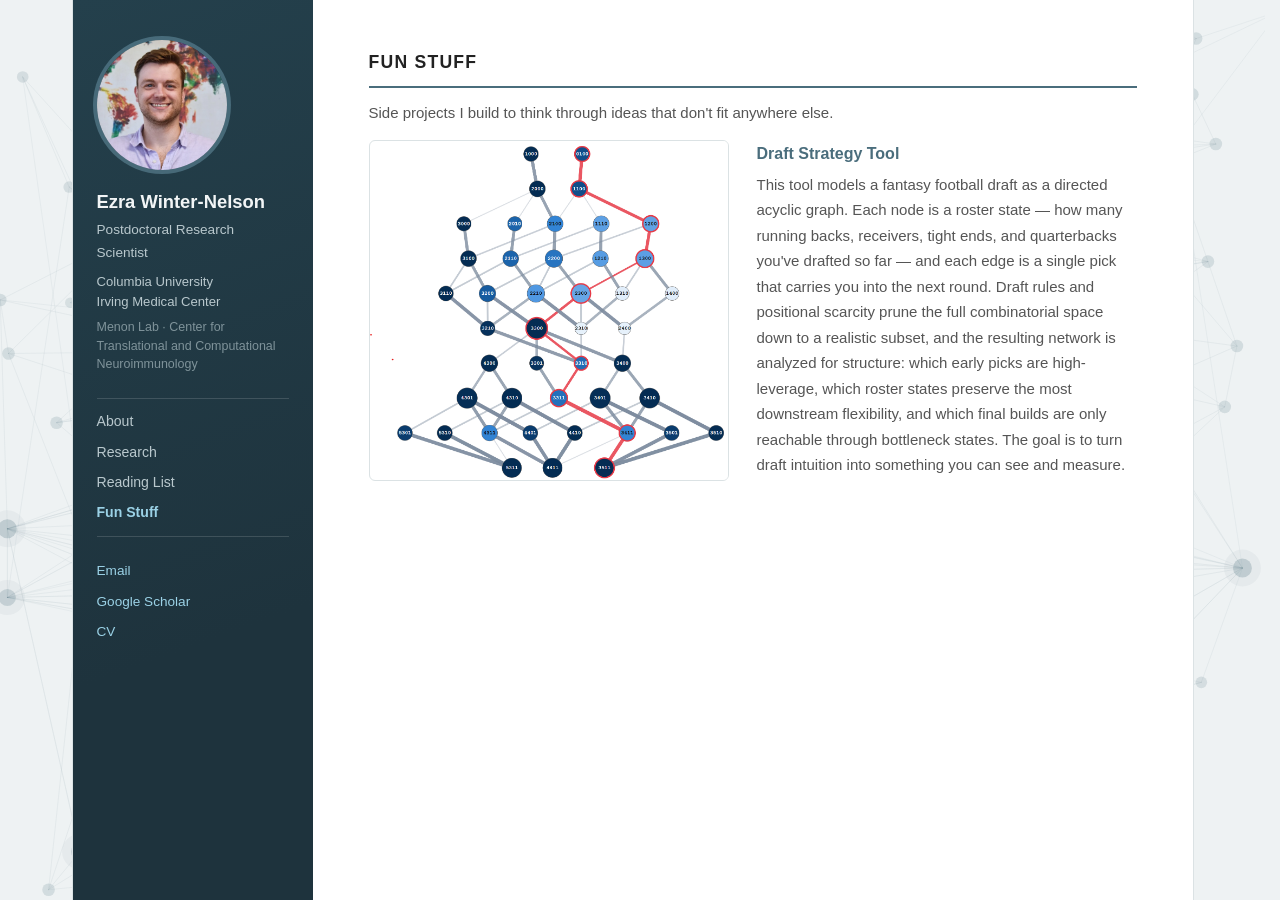
<file: fun.html>
<!DOCTYPE html>
<html lang="en">
<head>
  <meta charset="utf-8">
  <meta name="viewport" content="width=device-width, initial-scale=1">
  <title>Fun Stuff — Ezra Winter-Nelson</title>
  <meta name="description" content="Side projects and other things Ezra Winter-Nelson builds for fun.">
  <link rel="stylesheet" href="style.css">
</head>
<body>

  <div class="layout">

    <!-- ===== SIDEBAR ===== -->
    <aside class="sidebar">
      <div class="sidebar__inner">

        <a href="index.html"><img class="photo" src="EWN_headshot.jpg" alt="Ezra Winter-Nelson"></a>

        <h1 class="sidebar__name"><a href="index.html">Ezra Winter-Nelson</a></h1>
        <p class="sidebar__role">Postdoctoral Research Scientist</p>
        <p class="sidebar__inst">Columbia University<br>Irving Medical Center</p>
        <p class="sidebar__lab">Menon Lab · Center for Translational and Computational Neuroimmunology</p>

        <nav class="sidebar__nav">
          <a href="index.html">About</a>
          <a href="research.html">Research</a>
          <a href="reading.html">Reading List</a>
          <a href="fun.html" class="active">Fun Stuff</a>
        </nav>

        <ul class="contact">
          <li><a href="mailto:ew2953@cumc.columbia.edu">Email</a></li>
          <li><a href="https://scholar.google.com/citations?user=0nz1G6kAAAAJ&hl=en" target="_blank" rel="noopener">Google Scholar</a></li>
          <li><a href="Winter-Nelson_CV_20260112.pdf">CV</a></li>
        </ul>

      </div>
    </aside>

    <!-- ===== MAIN ===== -->
    <main class="main">

      <section>
        <h2>Fun Stuff</h2>
        <p>Side projects I build to think through ideas that don't fit anywhere else.</p>

        <div class="fun-item">
          <div class="fun-item__media">
            <img src="draft_graph.png" alt="Directed acyclic graph of fantasy football roster states across draft rounds, nodes colored by the number of start-to-finish paths passing through them.">
          </div>
          <div class="fun-item__body">
            <h3><a href="/draft-strategy/" target="_blank" rel="noopener">Draft Strategy Tool</a></h3>
            <p>
              This tool models a fantasy football draft as a directed acyclic graph.
              Each node is a roster state — how many running backs, receivers, tight
              ends, and quarterbacks you've drafted so far — and each edge is a single
              pick that carries you into the next round. Draft rules and positional
              scarcity prune the full combinatorial space down to a realistic subset,
              and the resulting network is analyzed for structure: which early picks
              are high-leverage, which roster states preserve the most downstream
              flexibility, and which final builds are only reachable through
              bottleneck states. The goal is to turn draft intuition into something
              you can see and measure.
            </p>
          </div>
        </div>
      </section>

    </main>
  </div>

  <script src="network-bg.js" defer></script>
</body>
</html>
</file>
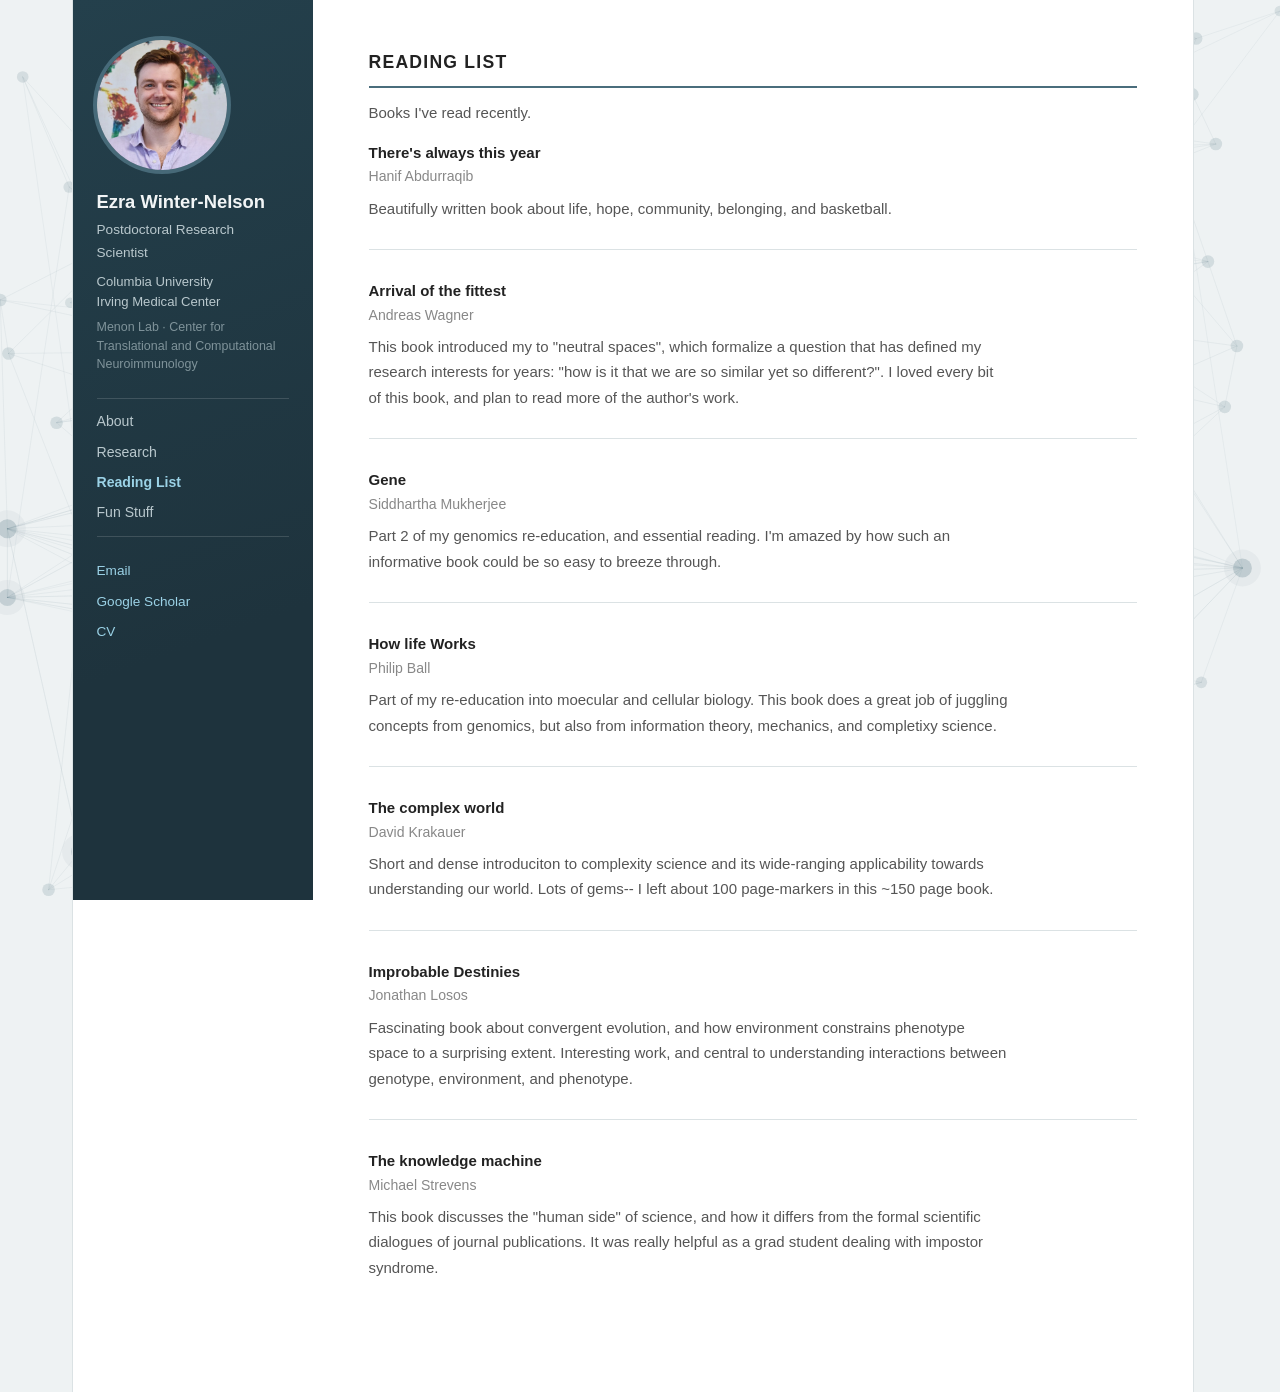
<file: reading.html>
<!DOCTYPE html>
<html lang="en">
<head>
  <meta charset="utf-8">
  <meta name="viewport" content="width=device-width, initial-scale=1">
  <title>Reading — Ezra Winter-Nelson</title>
  <meta name="description" content="What Ezra Winter-Nelson is reading.">
  <link rel="stylesheet" href="style.css">
</head>
<body>

  <div class="layout">

    <!-- ===== SIDEBAR ===== -->
    <aside class="sidebar">
      <div class="sidebar__inner">

        <a href="index.html"><img class="photo" src="EWN_headshot.jpg" alt="Ezra Winter-Nelson"></a>

        <h1 class="sidebar__name"><a href="index.html">Ezra Winter-Nelson</a></h1>
        <p class="sidebar__role">Postdoctoral Research Scientist</p>
        <p class="sidebar__inst">Columbia University<br>Irving Medical Center</p>
        <p class="sidebar__lab">Menon Lab · Center for Translational and Computational Neuroimmunology</p>

        <nav class="sidebar__nav">
          <a href="index.html">About</a>
          <a href="research.html">Research</a>
          <a href="reading.html" class="active">Reading List</a>
          <a href="fun.html">Fun Stuff</a>
        </nav>

        <ul class="contact">
          <li><a href="mailto:ew2953@cumc.columbia.edu">Email</a></li>
          <li><a href="https://scholar.google.com/citations?user=0nz1G6kAAAAJ&hl=en" target="_blank" rel="noopener">Google Scholar</a></li>
          <li><a href="Winter-Nelson_CV_20260112.pdf">CV</a></li>
        </ul>

      </div>
    </aside>

    <!-- ===== MAIN ===== -->
    <main class="main">

      <section>
        <h2>Reading List</h2>
        <p class="reading-intro">Books I've read recently.</p>

        <ol class="books">

          <li class="book">
            <div class="book__title">There's always this year</div>
            <div class="book__author">Hanif Abdurraqib</div>
            <p class="book__note">
              Beautifully written book about life, hope, community, belonging, and basketball. 
            </p>
          </li>

          <li class="book">
            <div class="book__title">Arrival of the fittest</div>
            <div class="book__author">Andreas Wagner</div>
            <p class="book__note">
              This book introduced my to "neutral spaces", which formalize a question that has defined my research interests for years: "how is it that we are so similar yet so different?". I loved every bit of this book, and plan to read more of the author's work. 
            </p>
          </li>

          <li class="book">
            <div class="book__title">Gene</div>
            <div class="book__author">Siddhartha Mukherjee</div>
            <p class="book__note">
              Part 2 of my genomics re-education, and essential reading. I'm amazed by how such an informative book could be so easy to breeze through.
            </p>
          </li>

          <li class="book">
            <div class="book__title">How life Works</div>
            <div class="book__author">Philip Ball</div>
            <p class="book__note">
              Part of my re-education into moecular and cellular biology. This book does a great job of juggling concepts from genomics, but also from information theory, mechanics, and completixy science.
            </p>
          </li>

          <li class="book">
            <div class="book__title">The complex world</div>
            <div class="book__author">David Krakauer</div>
            <p class="book__note">
              Short and dense introduciton to complexity science and its wide-ranging applicability towards understanding our world. Lots of gems-- I left about 100 page-markers in this ~150 page book.
            </p>
          </li>

          <li class="book">
            <div class="book__title">Improbable Destinies</div>
            <div class="book__author">Jonathan Losos</div>
            <p class="book__note">
              Fascinating book about convergent evolution, and how environment constrains phenotype space to a surprising extent. Interesting work, and central to understanding interactions between genotype, environment, and phenotype.
            </p>
          </li>

          <li class="book">
            <div class="book__title">The knowledge machine</div>
            <div class="book__author">Michael Strevens</div>
            <p class="book__note">
              This book discusses the "human side" of science, and how it differs from the formal scientific dialogues of journal publications. It was really helpful as a grad student dealing with impostor syndrome.
            </p>
          </li>

        </ol>
      </section>

    </main>
  </div>

  <script src="network-bg.js" defer></script>
</body>
</html>
</file>
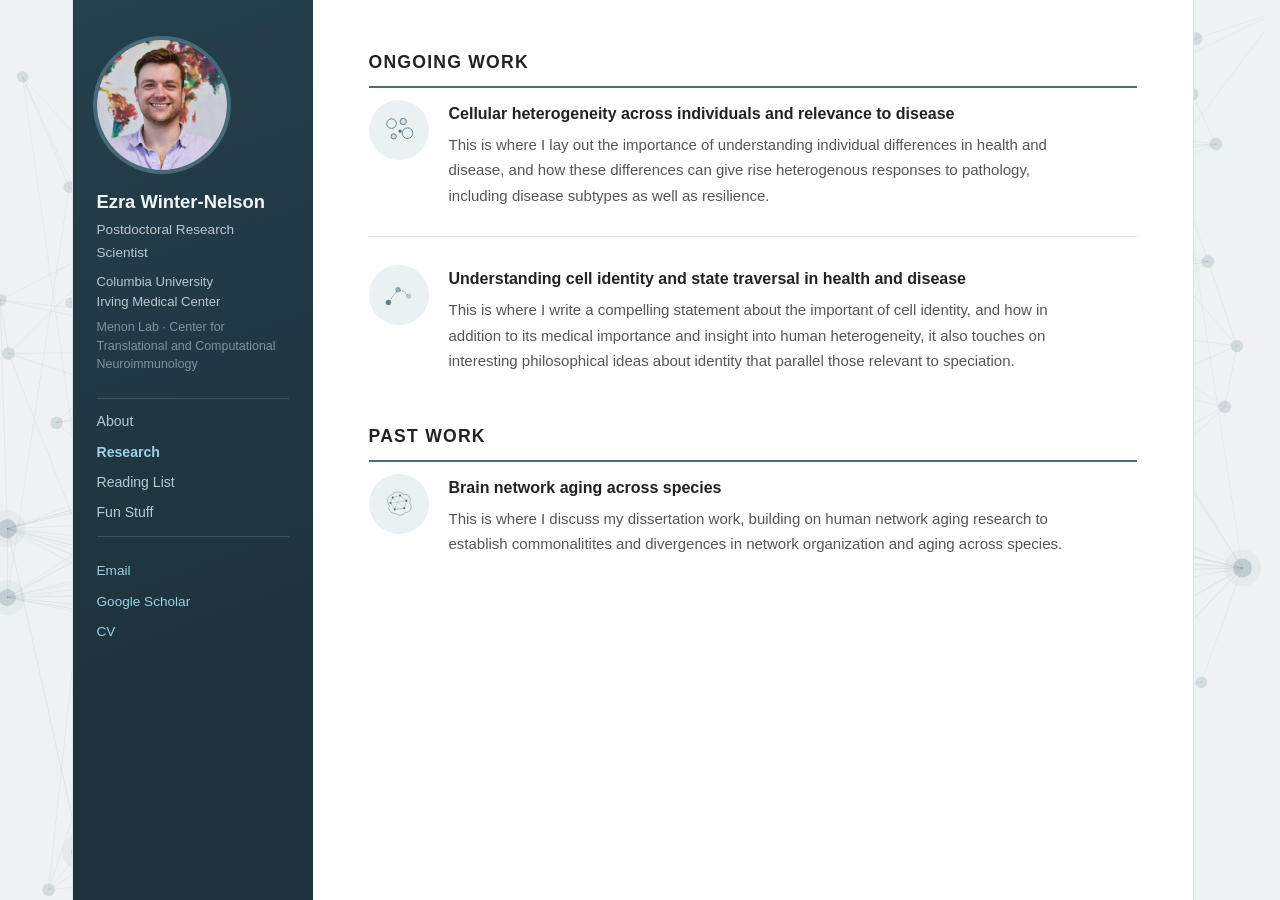
<file: research.html>
<!DOCTYPE html>
<html lang="en">
<head>
  <meta charset="utf-8">
  <meta name="viewport" content="width=device-width, initial-scale=1">
  <title>Research — Ezra Winter-Nelson</title>
  <meta name="description" content="Research highlights from Ezra Winter-Nelson — single-nucleus genomics of Alzheimer's disease and cognitive resilience.">
  <link rel="stylesheet" href="style.css">
</head>
<body>

  <div class="layout">

    <!-- ===== SIDEBAR ===== -->
    <aside class="sidebar">
      <div class="sidebar__inner">

        <a href="index.html"><img class="photo" src="EWN_headshot.jpg" alt="Ezra Winter-Nelson"></a>

        <h1 class="sidebar__name"><a href="index.html">Ezra Winter-Nelson</a></h1>
        <p class="sidebar__role">Postdoctoral Research Scientist</p>
        <p class="sidebar__inst">Columbia University<br>Irving Medical Center</p>
        <p class="sidebar__lab">Menon Lab · Center for Translational and Computational Neuroimmunology</p>

        <nav class="sidebar__nav">
          <a href="index.html">About</a>
          <a href="research.html" class="active">Research</a>
          <a href="reading.html">Reading List</a>
          <a href="fun.html">Fun Stuff</a>
        </nav>

        <ul class="contact">
          <li><a href="mailto:ew2953@cumc.columbia.edu">Email</a></li>
          <li><a href="https://scholar.google.com/citations?user=0nz1G6kAAAAJ&hl=en" target="_blank" rel="noopener">Google Scholar</a></li>
          <li><a href="Winter-Nelson_CV_20260112.pdf">CV</a></li>
        </ul>

      </div>
    </aside>

    <!-- ===== MAIN ===== -->
    <main class="main">

      <section>
        <h2>Ongoing Work</h2>

        <div class="project">
          <div class="project__icon" aria-hidden="true">
            <svg viewBox="0 0 64 64" fill="none" stroke="currentColor" stroke-width="1.5">
              <circle cx="18" cy="20" r="9"/>
              <circle cx="40" cy="16" r="6" fill="currentColor" stroke="none" opacity="0.15"/>
              <circle cx="40" cy="16" r="6"/>
              <circle cx="48" cy="38" r="10"/>
              <circle cx="22" cy="44" r="5" fill="currentColor" stroke="none" opacity="0.15"/>
              <circle cx="22" cy="44" r="5"/>
              <circle cx="34" cy="34" r="3" fill="currentColor" stroke="none"/>
            </svg>
          </div>
          <div class="project__body">
            <h3>Cellular heterogeneity across individuals and relevance to disease</h3>
            <p>
              This is where I lay out the importance of understanding individual differences in health and disease, and how these differences can give rise heterogenous responses to pathology, including disease subtypes as well as resilience.
            </p>
          </div>
        </div>

        <div class="project">
          <div class="project__icon" aria-hidden="true">
            <svg viewBox="0 0 64 64" fill="none" stroke="currentColor" stroke-width="1.5">
              <circle cx="12" cy="46" r="5" fill="currentColor" stroke="none" opacity="0.85"/>
              <circle cx="30" cy="22" r="5" fill="currentColor" stroke="none" opacity="0.55"/>
              <circle cx="50" cy="34" r="5" fill="currentColor" stroke="none" opacity="0.3"/>
              <path d="M15 43 C 20 34, 24 30, 28 25" stroke-dasharray="1 4" stroke-linecap="round"/>
              <path d="M34 23 C 40 24, 45 28, 47 31" stroke-dasharray="1 4" stroke-linecap="round"/>
            </svg>
          </div>
          <div class="project__body">
            <h3>Understanding cell identity and state traversal in health and disease</h3>
            <p>
              This is where I write a compelling statement about the important of cell identity, and how in addition to its medical importance and insight into human heterogeneity, it also touches on interesting philosophical ideas about identity that parallel those relevant to speciation.
            </p>
          </div>
        </div>

      </section>

      <section>
        <h2>Past Work</h2>

        <div class="project">
          <div class="project__icon" aria-hidden="true">
            <svg viewBox="0 0 64 64" fill="none" stroke="currentColor" stroke-width="1.5">
              <path d="M20 14 C 10 16, 8 28, 14 36 C 10 42, 16 50, 26 50 C 30 54, 40 54, 44 48 C 54 48, 58 38, 52 30 C 56 22, 50 12, 40 14 C 36 8, 24 8, 20 14 Z" opacity="0.5"/>
              <path d="M20 20 L34 16 L46 26 L42 40 L24 42 L16 30 Z" stroke-width="1" opacity="0.6"/>
              <path d="M20 20 L42 40 M34 16 L24 42 M46 26 L16 30" stroke-width="1" opacity="0.35"/>
              <circle cx="20" cy="20" r="2" fill="currentColor" stroke="none"/>
              <circle cx="34" cy="16" r="2" fill="currentColor" stroke="none"/>
              <circle cx="46" cy="26" r="2" fill="currentColor" stroke="none"/>
              <circle cx="42" cy="40" r="2" fill="currentColor" stroke="none"/>
              <circle cx="24" cy="42" r="2" fill="currentColor" stroke="none"/>
              <circle cx="16" cy="30" r="2" fill="currentColor" stroke="none"/>
            </svg>
          </div>
          <div class="project__body">
            <h3>Brain network aging across species</h3>
            <p>
              This is where I discuss my dissertation work, building on human network aging research to establish commonalitites and divergences in network organization and aging across species.
            </p>
          </div>
        </div>

      </section>

    </main>
  </div>

  <script src="network-bg.js" defer></script>
</body>
</html>
</file>
<file: style.css>
/* ============================================================
   Ezra Winter-Nelson — personal site
   Two-column: fixed sidebar left, scrollable content right.
   ============================================================ */

:root {
  --sidebar-w: 240px;
  --layout-max-w: 1120px;
  --accent: #4a6d7c;   /* ocean / mist blue */
  --accent-soft: #eaf1f3;
  --text: #222;
  --soft: #555;
  --faint: #888;
  --rule: #dbe2e4;
  --bg-page: #eef2f3;
  --bg-main: #fff;

  /* deep sidebar */
  --sidebar-bg-1: #24404c;
  --sidebar-bg-2: #1e333d;
  --sidebar-text: #f2f5f6;
  --sidebar-soft: #b9c8cd;
  --sidebar-faint: #7f939a;
  --sidebar-rule: rgba(255, 255, 255, 0.14);
  --sidebar-accent: #9bd2e6;
  --sidebar-ring: rgba(155, 210, 230, 0.3);

  --font: -apple-system, BlinkMacSystemFont, "Segoe UI", Helvetica, Arial, sans-serif;
  --font-size: 15px;
}

/* ---------- reset ---------- */
*, *::before, *::after { box-sizing: border-box; }
html, body { margin: 0; padding: 0; height: 100%; }
html { scrollbar-gutter: stable; }
ul { margin: 0; padding: 0; list-style: none; }
a { color: var(--accent); text-decoration: none; }
a:hover { text-decoration: underline; }

body {
  font-family: var(--font);
  font-size: var(--font-size);
  line-height: 1.7;
  color: var(--text);
  background: var(--bg-page);
}

/* ---------- two-column layout ---------- */
.layout {
  display: flex;
  min-height: 100vh;
  max-width: var(--layout-max-w);
  margin: 0 auto;
  background: var(--bg-main);
  box-shadow: 0 0 0 1px var(--rule);
}

/* ---------- sidebar ---------- */
.sidebar {
  width: var(--sidebar-w);
  flex-shrink: 0;
  background: linear-gradient(160deg, var(--sidebar-bg-1), var(--sidebar-bg-2) 70%);
  /* fixed on tall screens */
  position: sticky;
  top: 0;
  height: 100vh;
  overflow-y: auto;
}

.sidebar__inner {
  padding: 2.5rem 1.5rem 2rem;
}

.photo {
  display: block;
  width: 130px;
  height: 130px;
  border-radius: 50%;
  object-fit: cover;
  object-position: top center;
  margin: 0 0 1.25rem;
  box-shadow: 0 0 0 4px var(--sidebar-ring);
}

.sidebar__name {
  font-size: 1.15rem;
  font-weight: 600;
  line-height: 1.3;
  margin: 0 0 0.25rem;
  color: var(--sidebar-text);
}

.sidebar__role {
  font-size: 0.85rem;
  color: var(--sidebar-soft);
  margin: 0 0 0.5rem;
}

.sidebar__inst {
  font-size: 0.82rem;
  color: var(--sidebar-soft);
  margin: 0 0 0.4rem;
  line-height: 1.5;
}

.sidebar__lab {
  font-size: 0.78rem;
  color: var(--sidebar-faint);
  margin: 0 0 1.5rem;
  line-height: 1.5;
}

/* nav */
.sidebar__nav {
  margin-bottom: 1.25rem;
  border-top: 1px solid var(--sidebar-rule);
  border-bottom: 1px solid var(--sidebar-rule);
  padding: 0.5rem 0;
}

.sidebar__nav a {
  display: block;
  font-size: 0.88rem;
  color: var(--sidebar-soft);
  padding: 0.2rem 0;
}

.sidebar__nav a:hover { color: var(--sidebar-accent); text-decoration: none; }
.sidebar__nav a.active { color: var(--sidebar-accent); font-weight: 600; }

/* contact links */
.contact { display: flex; flex-direction: column; gap: 0.3rem; }

.contact li a {
  font-size: 0.85rem;
  color: var(--sidebar-accent);
}

/* ---------- main content ---------- */
.main {
  flex: 1;
  min-width: 0;
  padding: 3rem 3.5rem 4rem 3.5rem;
}

/* sections */
.main section { margin-bottom: 3rem; }

.main h2 {
  font-size: 1.1rem;
  font-weight: 600;
  text-transform: uppercase;
  letter-spacing: 0.07em;
  color: var(--text);
  margin: 0 0 0.75rem;
  padding-bottom: 0.5rem;
  border-bottom: 2px solid var(--accent);
}

.main p {
  max-width: 640px;
  margin: 0 0 0.9rem;
  color: var(--soft);
}
.main p:last-child { margin-bottom: 0; }

/* ---------- sidebar name link ---------- */
.sidebar__name a { color: inherit; }
.sidebar__name a:hover { text-decoration: none; color: var(--sidebar-accent); }

/* ---------- research page ---------- */
.project {
  display: flex;
  align-items: flex-start;
  gap: 1.25rem;
  margin-bottom: 1.75rem;
  padding-bottom: 1.75rem;
  border-bottom: 1px solid var(--rule);
}
.project:last-child { border-bottom: none; padding-bottom: 0; margin-bottom: 0; }

.project__icon {
  display: flex;
  align-items: center;
  justify-content: center;
  flex-shrink: 0;
  width: 60px;
  height: 60px;
  border-radius: 50%;
  background: var(--accent-soft);
  color: var(--accent);
}
.project__icon svg { width: 34px; height: 34px; }

.project__body { flex: 1; min-width: 0; }

.main h3 {
  font-size: 1rem;
  font-weight: 600;
  margin: 0 0 0.3rem;
  color: var(--text);
}

/* ---------- reading page ---------- */
.reading-intro { color: var(--faint); margin-bottom: 1.5rem; }

.books {
  list-style: none;
  padding: 0;
  margin: 0;
}

.book {
  margin-bottom: 1.75rem;
  padding-bottom: 1.75rem;
  border-bottom: 1px solid var(--rule);
}
.book:last-child { border-bottom: none; padding-bottom: 0; margin-bottom: 0; }

.book__title {
  font-weight: 600;
  color: var(--text);
}

.book__author {
  font-size: 0.88rem;
  color: var(--faint);
  margin-bottom: 0.4rem;
}

.book__note {
  margin: 0;
  color: var(--soft);
}

/* ---------- fun page ---------- */
.fun-item {
  display: flex;
  gap: 1.75rem;
  align-items: flex-start;
  flex-wrap: wrap;
}

.fun-item__media {
  flex: 1 1 300px;
  max-width: 440px;
}

.fun-item__media img {
  display: block;
  width: 100%;
  border: 1px solid var(--rule);
  border-radius: 6px;
}

.fun-item__body { flex: 1 1 320px; min-width: 0; }

.fun-item__body h3 { margin-top: 0; }

/* ---------- mobile ---------- */
@media (max-width: 640px) {
  .layout { flex-direction: column; box-shadow: none; }

  .sidebar {
    width: 100%;
    height: auto;
    position: static;
  }

  .sidebar__inner {
    display: flex;
    flex-wrap: wrap;
    gap: 1rem 1.5rem;
    align-items: flex-start;
    padding: 1.5rem 1.25rem;
  }

  .photo { width: 80px; height: 80px; margin: 0; }

  .sidebar__nav { border: none; padding: 0; margin-bottom: 0; }

  .main { padding: 2rem 1.25rem 3rem; }

  .project__icon { width: 44px; height: 44px; }
  .project__icon svg { width: 26px; height: 26px; }
  .project { gap: 0.9rem; }
}
</file>
